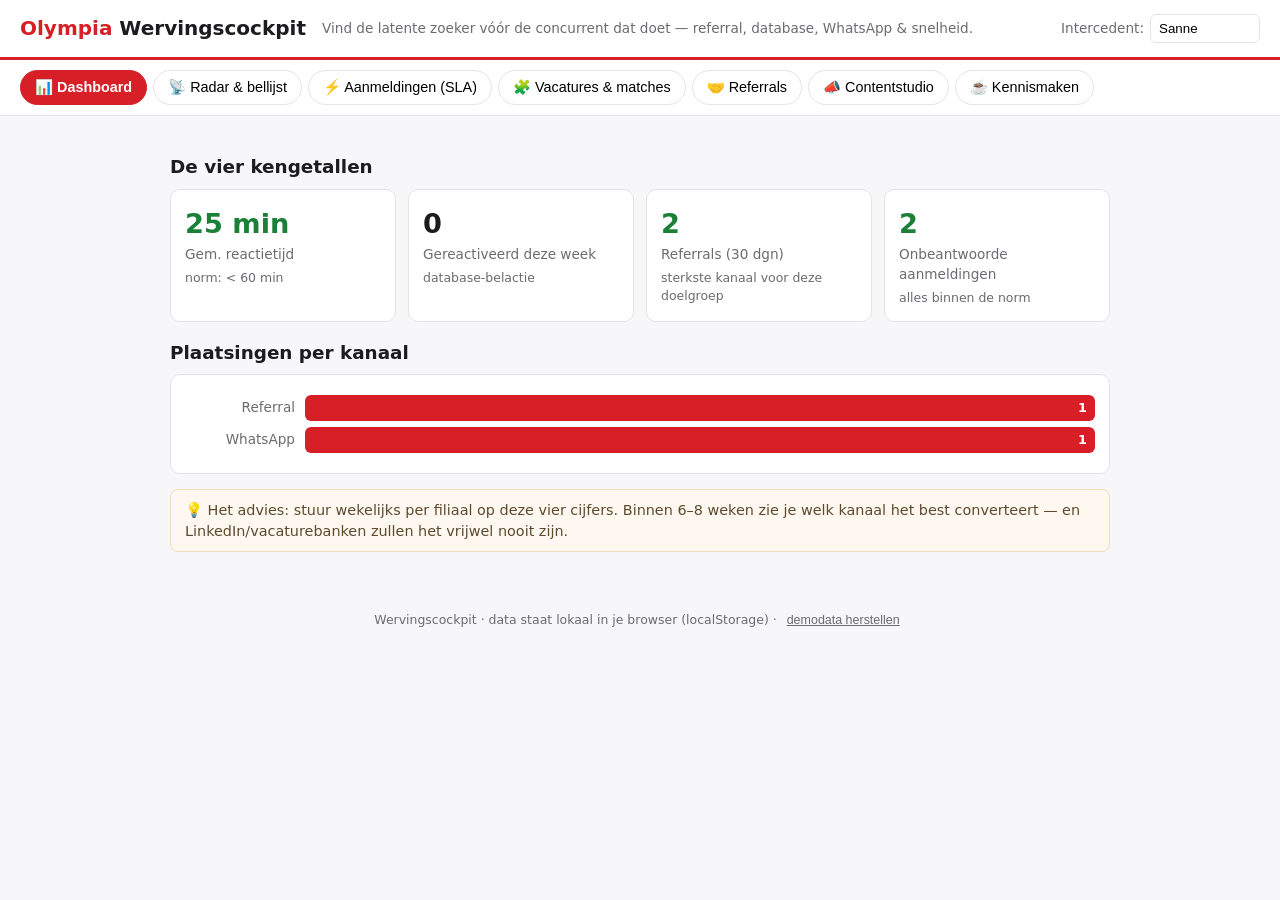
<file: wervingscockpit/index.html>
<!DOCTYPE html>
<html lang="nl">
<head>
  <meta charset="UTF-8">
  <meta name="viewport" content="width=device-width, initial-scale=1.0">
  <title>Wervingscockpit — Olympia</title>
  <link rel="stylesheet" href="css/style.css">
</head>
<body>
  <header>
    <h1><span>Olympia</span> Wervingscockpit</h1>
    <div class="sub">Vind de latente zoeker vóór de concurrent dat doet — referral, database, WhatsApp &amp; snelheid.</div>
    <label class="wie-veld">Intercedent: <input id="wie" placeholder="je voornaam"></label>
  </header>

  <nav id="nav"></nav>

  <main id="inhoud"></main>

  <footer>
    Wervingscockpit · data staat lokaal in je browser (localStorage) ·
    <button id="reset">demodata herstellen</button>
  </footer>

  <script src="js/data.js"></script>
  <script src="js/score.js"></script>
  <script src="js/templates.js"></script>
  <script src="js/app.js"></script>
</body>
</html>
</file>
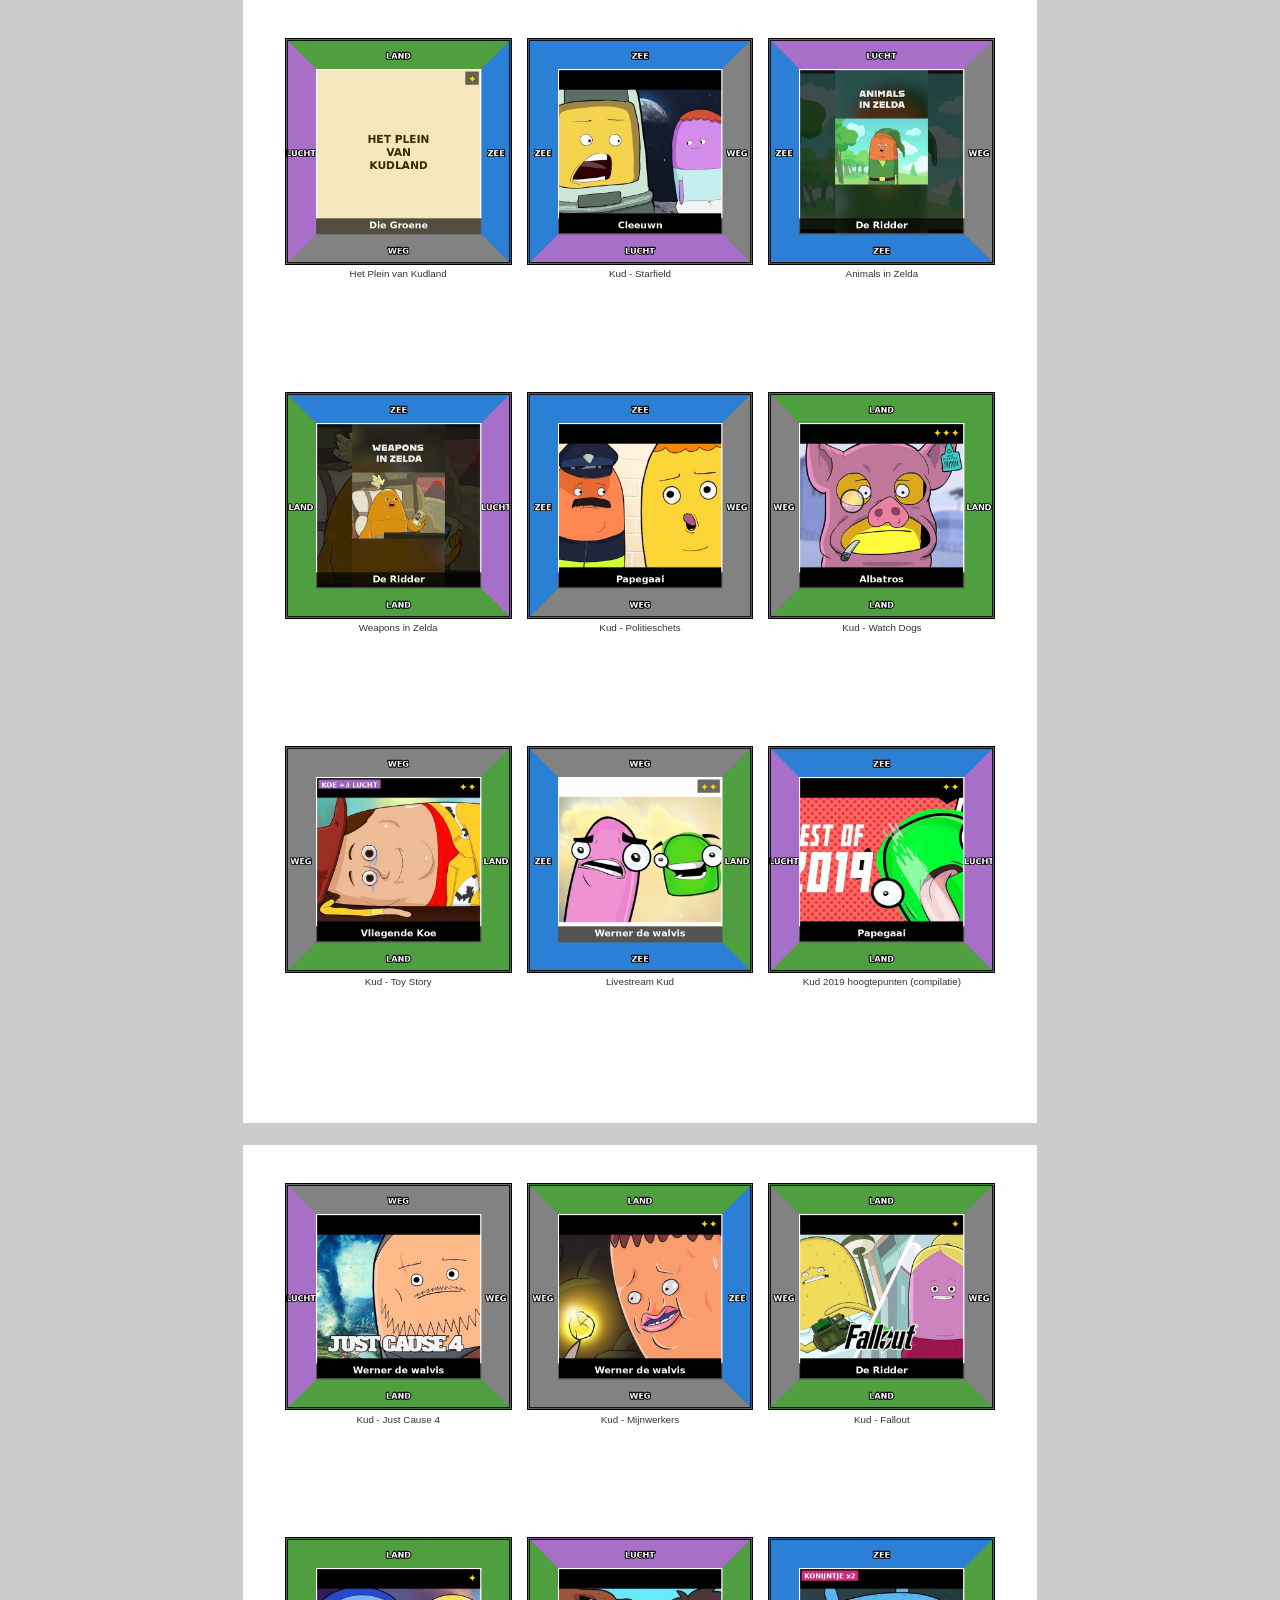
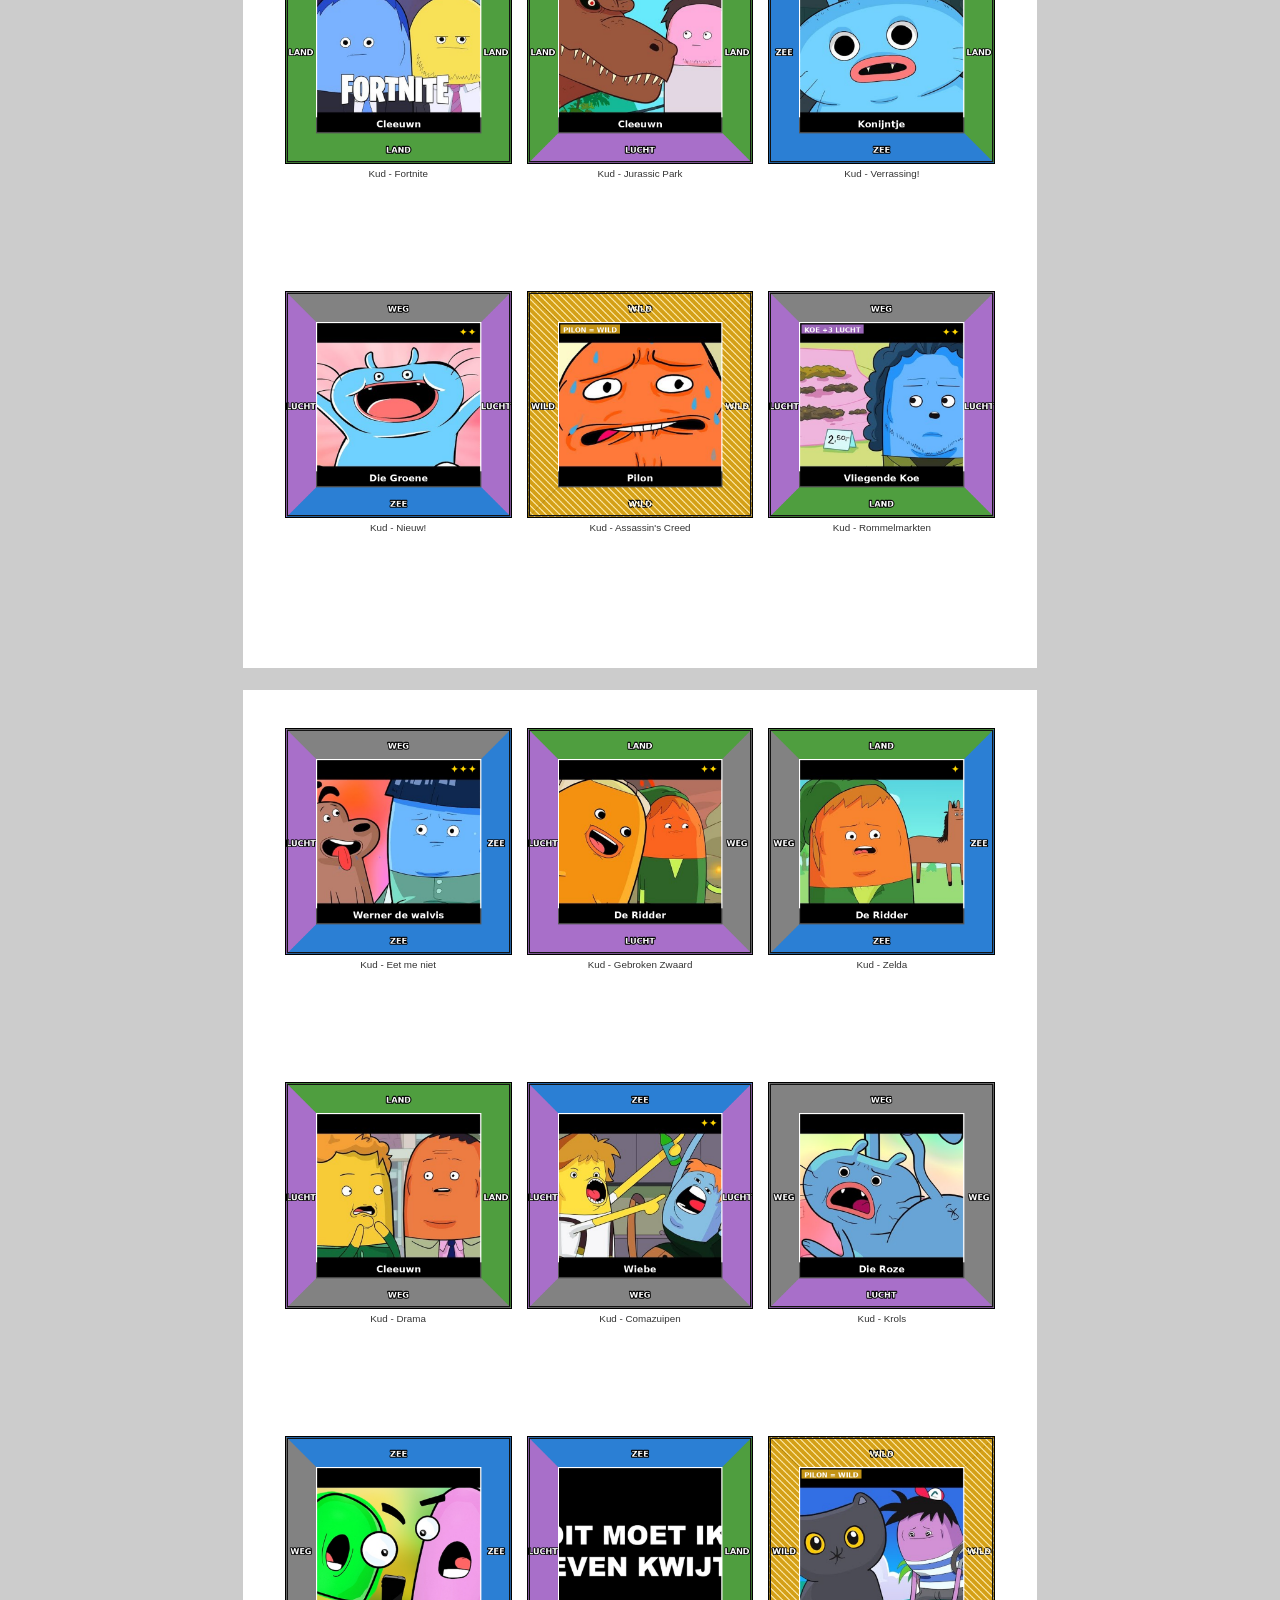
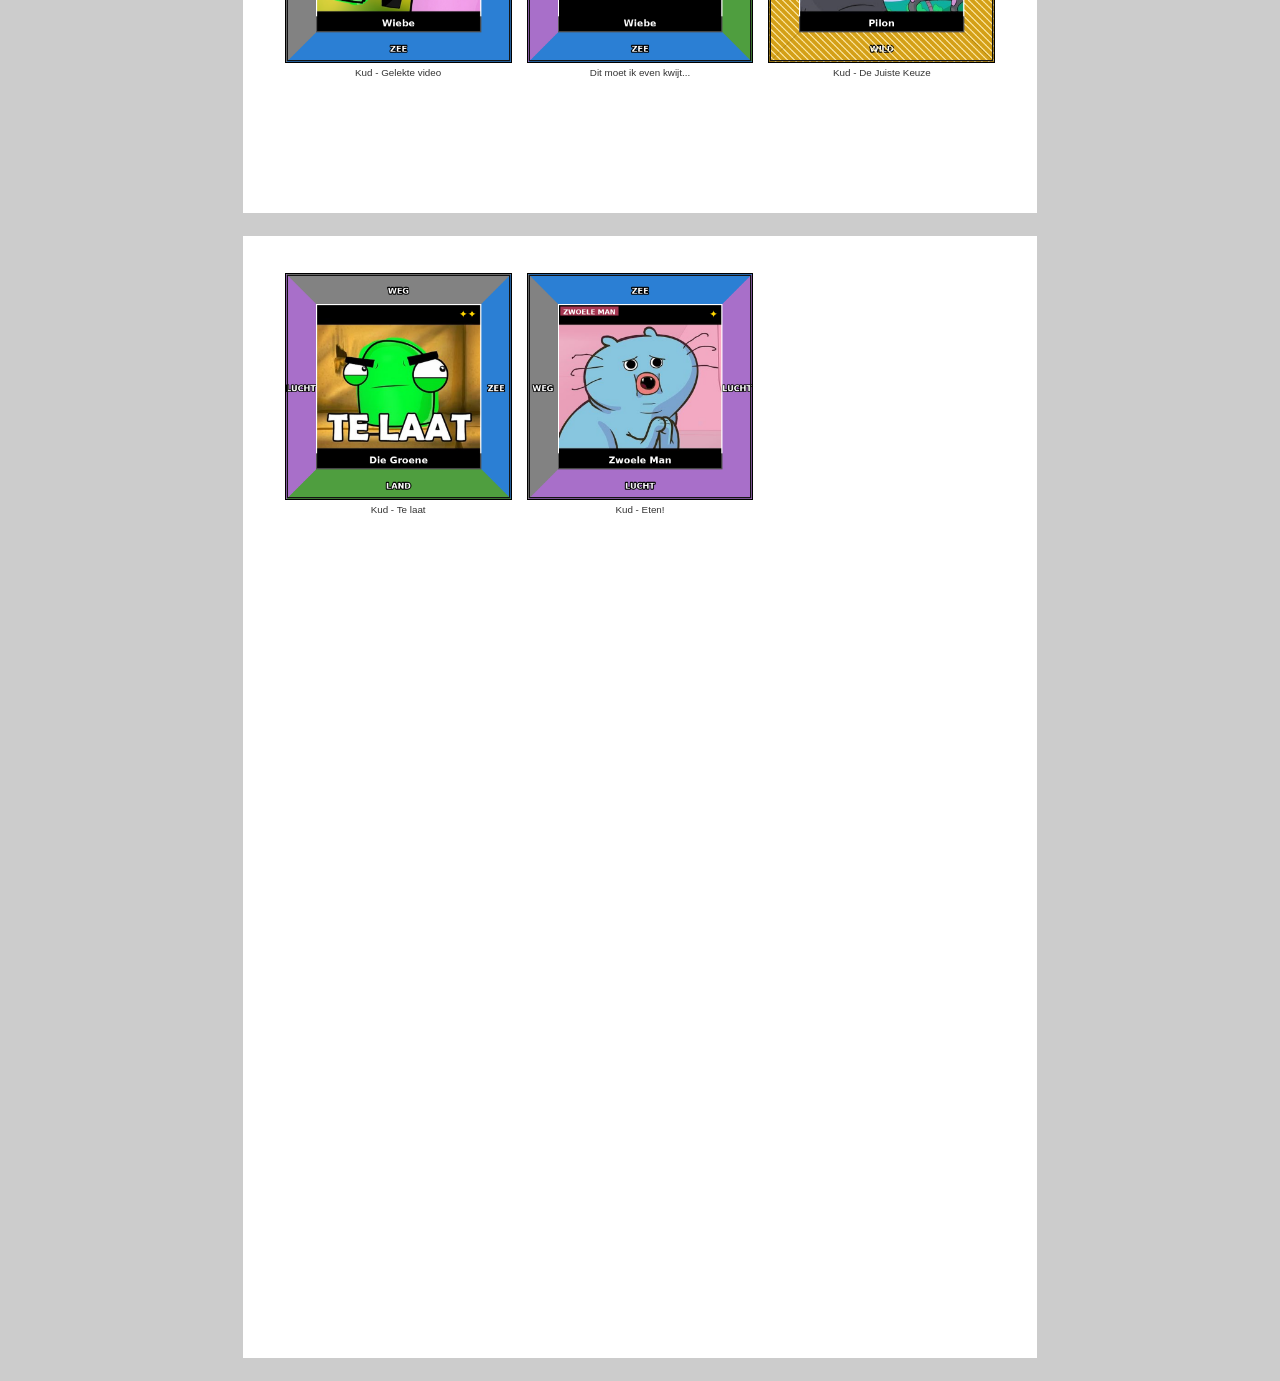
<file: kud-kudland/print/print.html>
<!DOCTYPE html><html lang='nl'><head><meta charset='utf-8'><title>KUDLAND — knipvel</title><style>
*{box-sizing:border-box}body{margin:0;background:#ccc;font-family:Arial}
.sheet{width:210mm;min-height:297mm;padding:10mm;margin:0 auto 6mm;background:#fff;
 display:grid;grid-template-columns:repeat(3,60mm);gap:4mm;justify-content:center}
.tile{width:60mm}.tile img{width:60mm;height:60mm;display:block;border:0.3mm solid #000}
.cap{font-size:2.6mm;text-align:center;padding-top:1mm;color:#333}
@media print{body{background:#fff}.sheet{page-break-after:always;margin:0 auto}}
@page{size:A4;margin:0}</style></head><body><div class='sheet'><div class="tile"><img src="tiles/START.png"><div class="cap">Het Plein van Kudland</div></div><div class="tile"><img src="tiles/HDFaY7Fbi28.png"><div class="cap">Kud - Starfield</div></div><div class="tile"><img src="tiles/ptfF6yhWJ7c.png"><div class="cap">Animals in Zelda</div></div><div class="tile"><img src="tiles/pD9QbAmYUEU.png"><div class="cap">Weapons in Zelda</div></div><div class="tile"><img src="tiles/IpELRbaCzq8.png"><div class="cap">Kud - Politieschets</div></div><div class="tile"><img src="tiles/v5aZ_qlpP2g.png"><div class="cap">Kud - Watch Dogs</div></div><div class="tile"><img src="tiles/aFLiAI1dnV0.png"><div class="cap">Kud - Toy Story</div></div><div class="tile"><img src="tiles/f2QoruG7C8I.png"><div class="cap">Livestream Kud</div></div><div class="tile"><img src="tiles/VnR9joZ0z9U.png"><div class="cap">Kud 2019 hoogtepunten (compilatie)</div></div></div><div class='sheet'><div class="tile"><img src="tiles/znYxAnEberI.png"><div class="cap">Kud - Just Cause 4</div></div><div class="tile"><img src="tiles/iGBzhqSgJUk.png"><div class="cap">Kud - Mijnwerkers</div></div><div class="tile"><img src="tiles/HCagkFYNTeQ.png"><div class="cap">Kud - Fallout</div></div><div class="tile"><img src="tiles/lfsucJq5L7k.png"><div class="cap">Kud - Fortnite</div></div><div class="tile"><img src="tiles/HpLDbhAWiG8.png"><div class="cap">Kud - Jurassic Park</div></div><div class="tile"><img src="tiles/5w_lEzZNx_E.png"><div class="cap">Kud - Verrassing!</div></div><div class="tile"><img src="tiles/I0wGiWw_o6I.png"><div class="cap">Kud - Nieuw!</div></div><div class="tile"><img src="tiles/_DIjiWWm9IA.png"><div class="cap">Kud - Assassin&#x27;s Creed</div></div><div class="tile"><img src="tiles/ye_FqUM9sNI.png"><div class="cap">Kud - Rommelmarkten</div></div></div><div class='sheet'><div class="tile"><img src="tiles/WbcsvOlwg5k.png"><div class="cap">Kud - Eet me niet</div></div><div class="tile"><img src="tiles/poJn09Ygm9c.png"><div class="cap">Kud - Gebroken Zwaard</div></div><div class="tile"><img src="tiles/R93Vx8w64gQ.png"><div class="cap">Kud - Zelda</div></div><div class="tile"><img src="tiles/boLkKd3W2sc.png"><div class="cap">Kud -  Drama</div></div><div class="tile"><img src="tiles/tMGYPMJJm3o.png"><div class="cap">Kud - Comazuipen</div></div><div class="tile"><img src="tiles/1v4XZ8HKemo.png"><div class="cap">Kud - Krols</div></div><div class="tile"><img src="tiles/G7q-OQbvo5Y.png"><div class="cap">Kud - Gelekte video</div></div><div class="tile"><img src="tiles/fz-2LHJo8gE.png"><div class="cap">Dit moet ik even kwijt...</div></div><div class="tile"><img src="tiles/nOuHTzhSwU0.png"><div class="cap">Kud - De Juiste Keuze</div></div></div><div class='sheet'><div class="tile"><img src="tiles/YYV_xLEXgHg.png"><div class="cap">Kud  - Te laat</div></div><div class="tile"><img src="tiles/fT8MSNmNcLM.png"><div class="cap">Kud - Eten!</div></div></div></body></html>
</file>
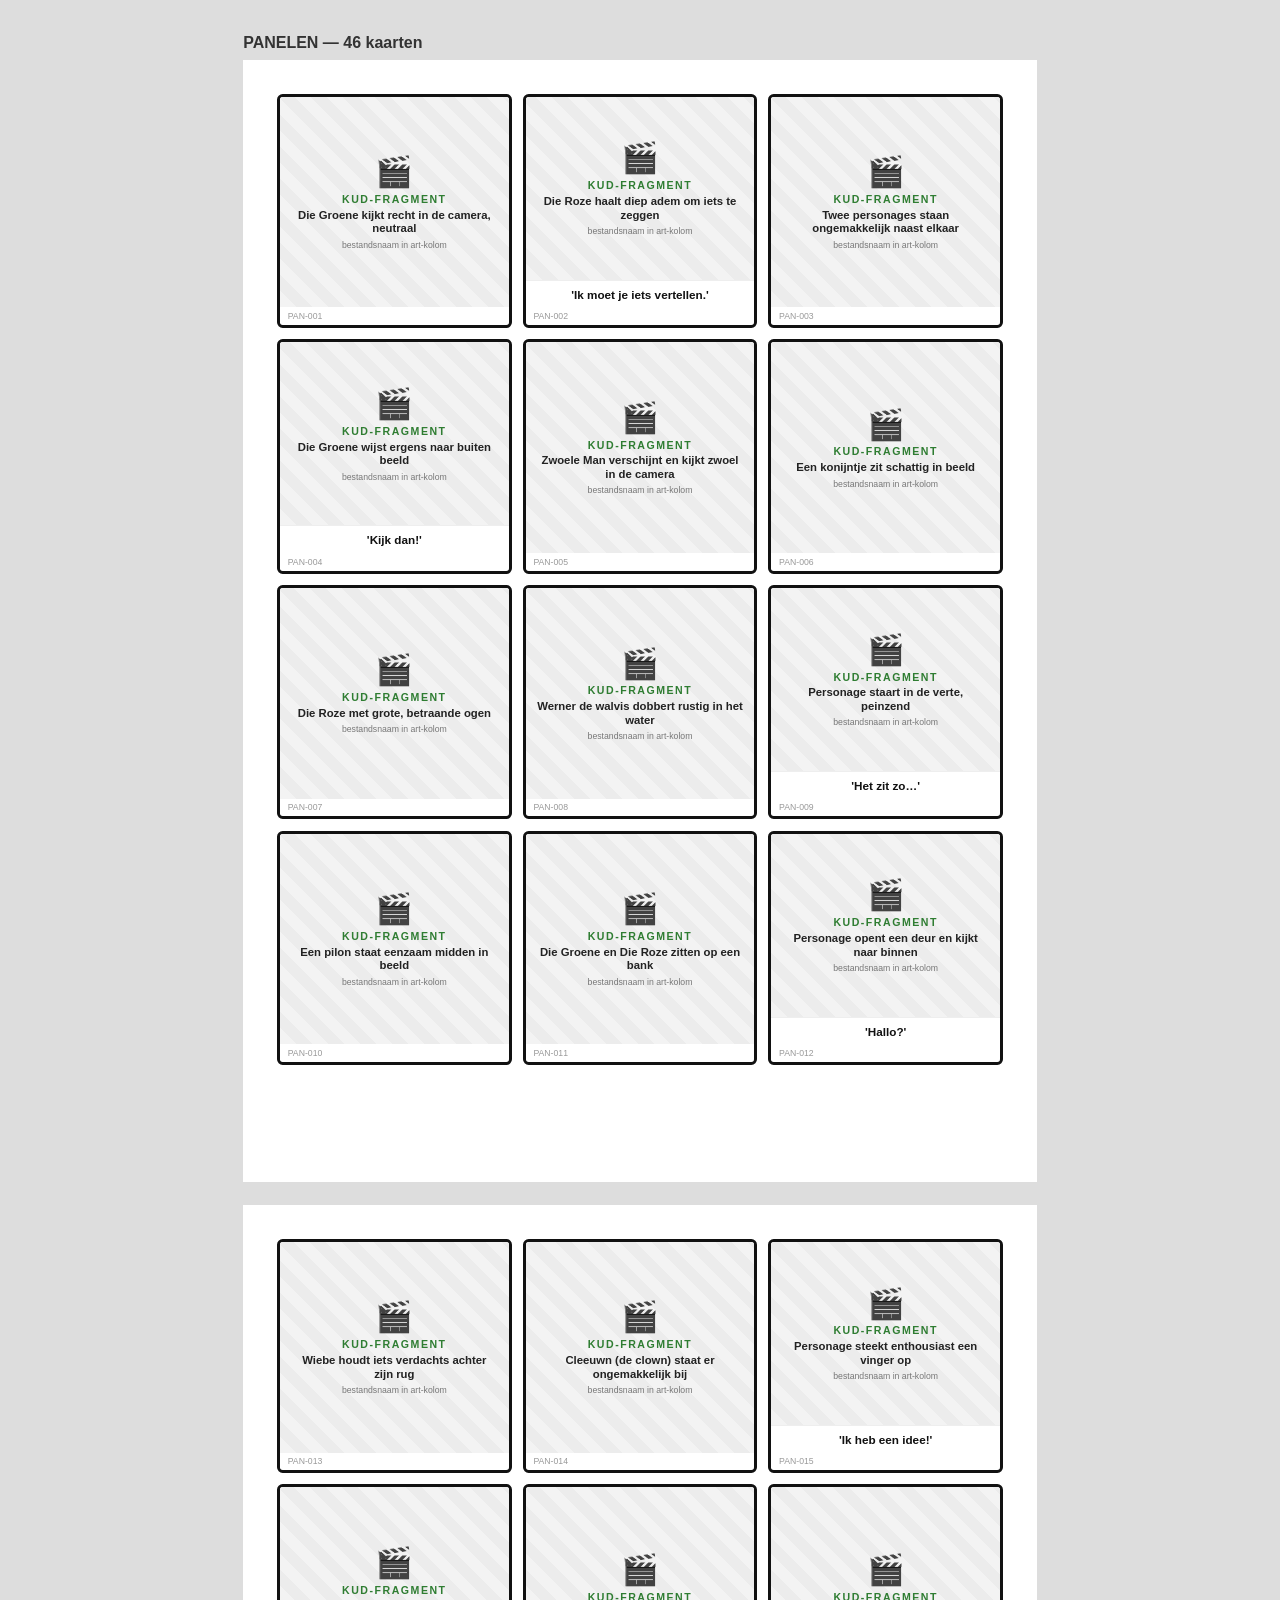
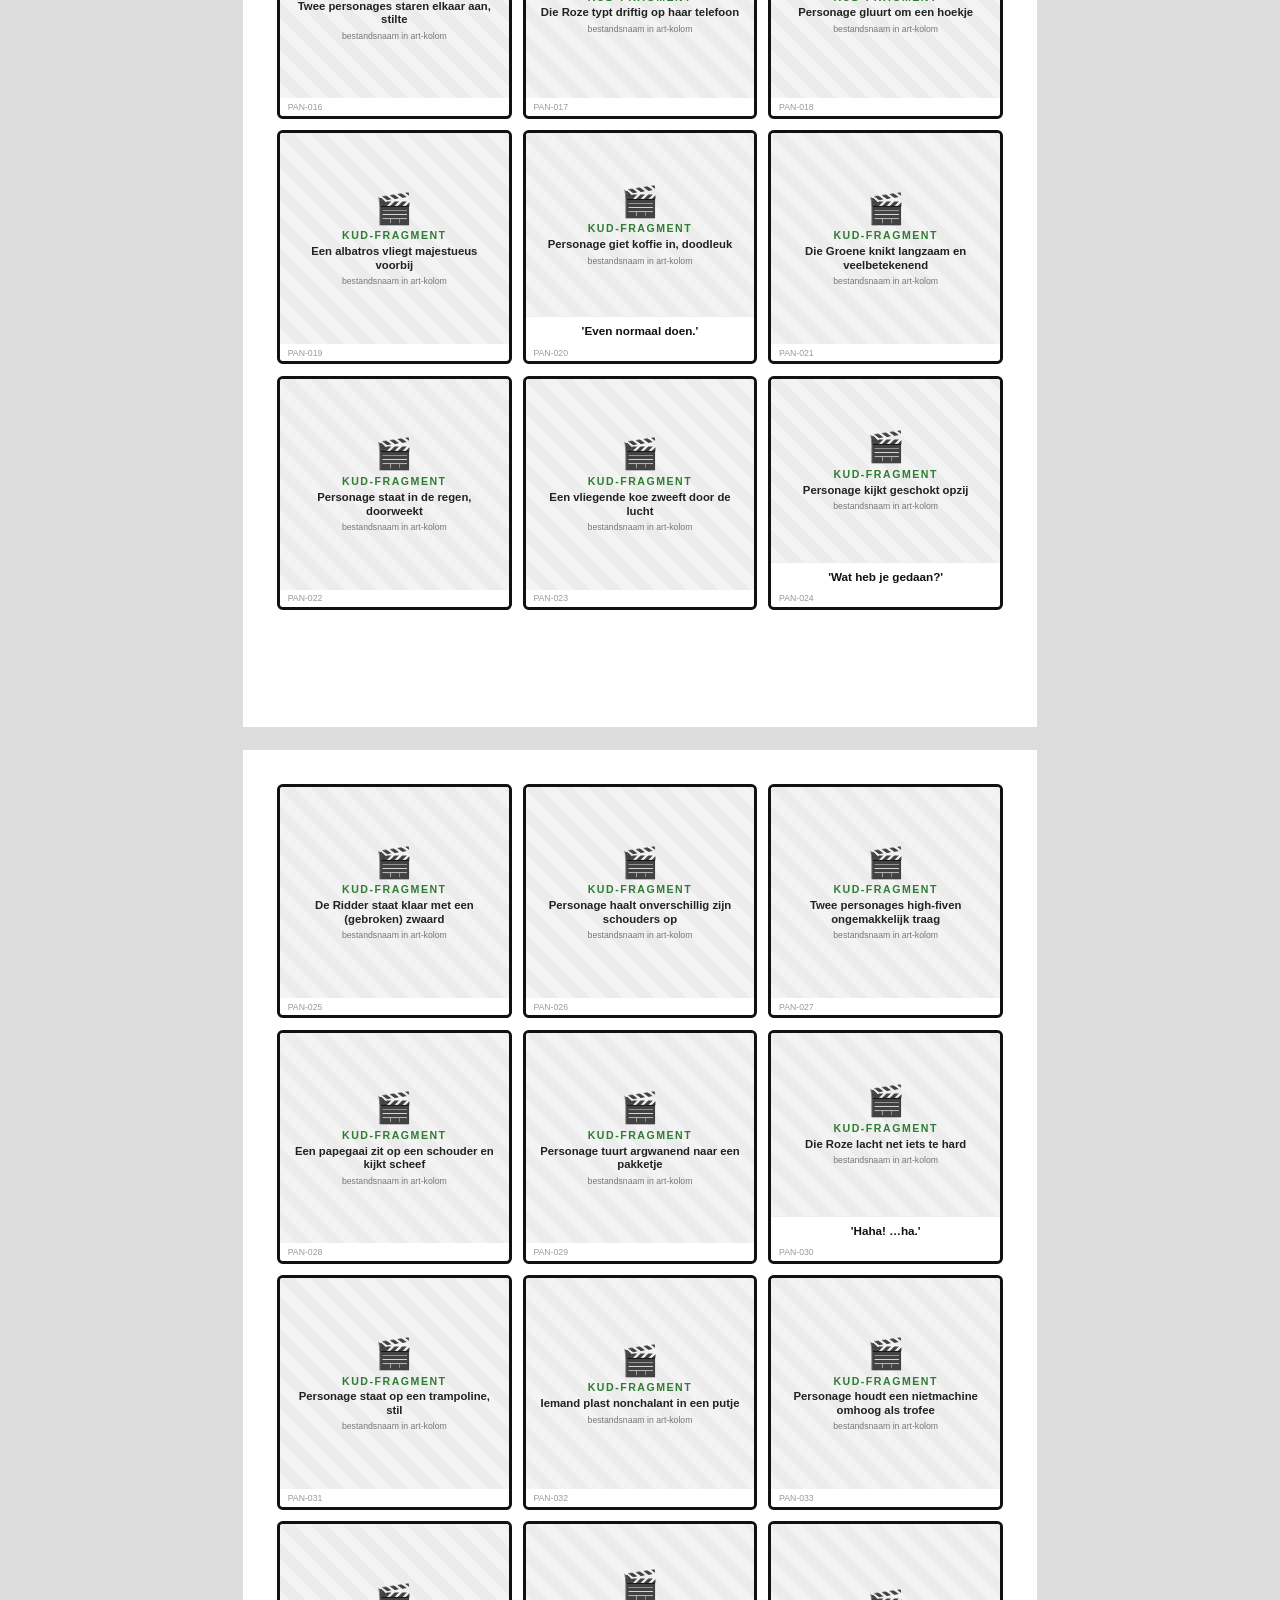
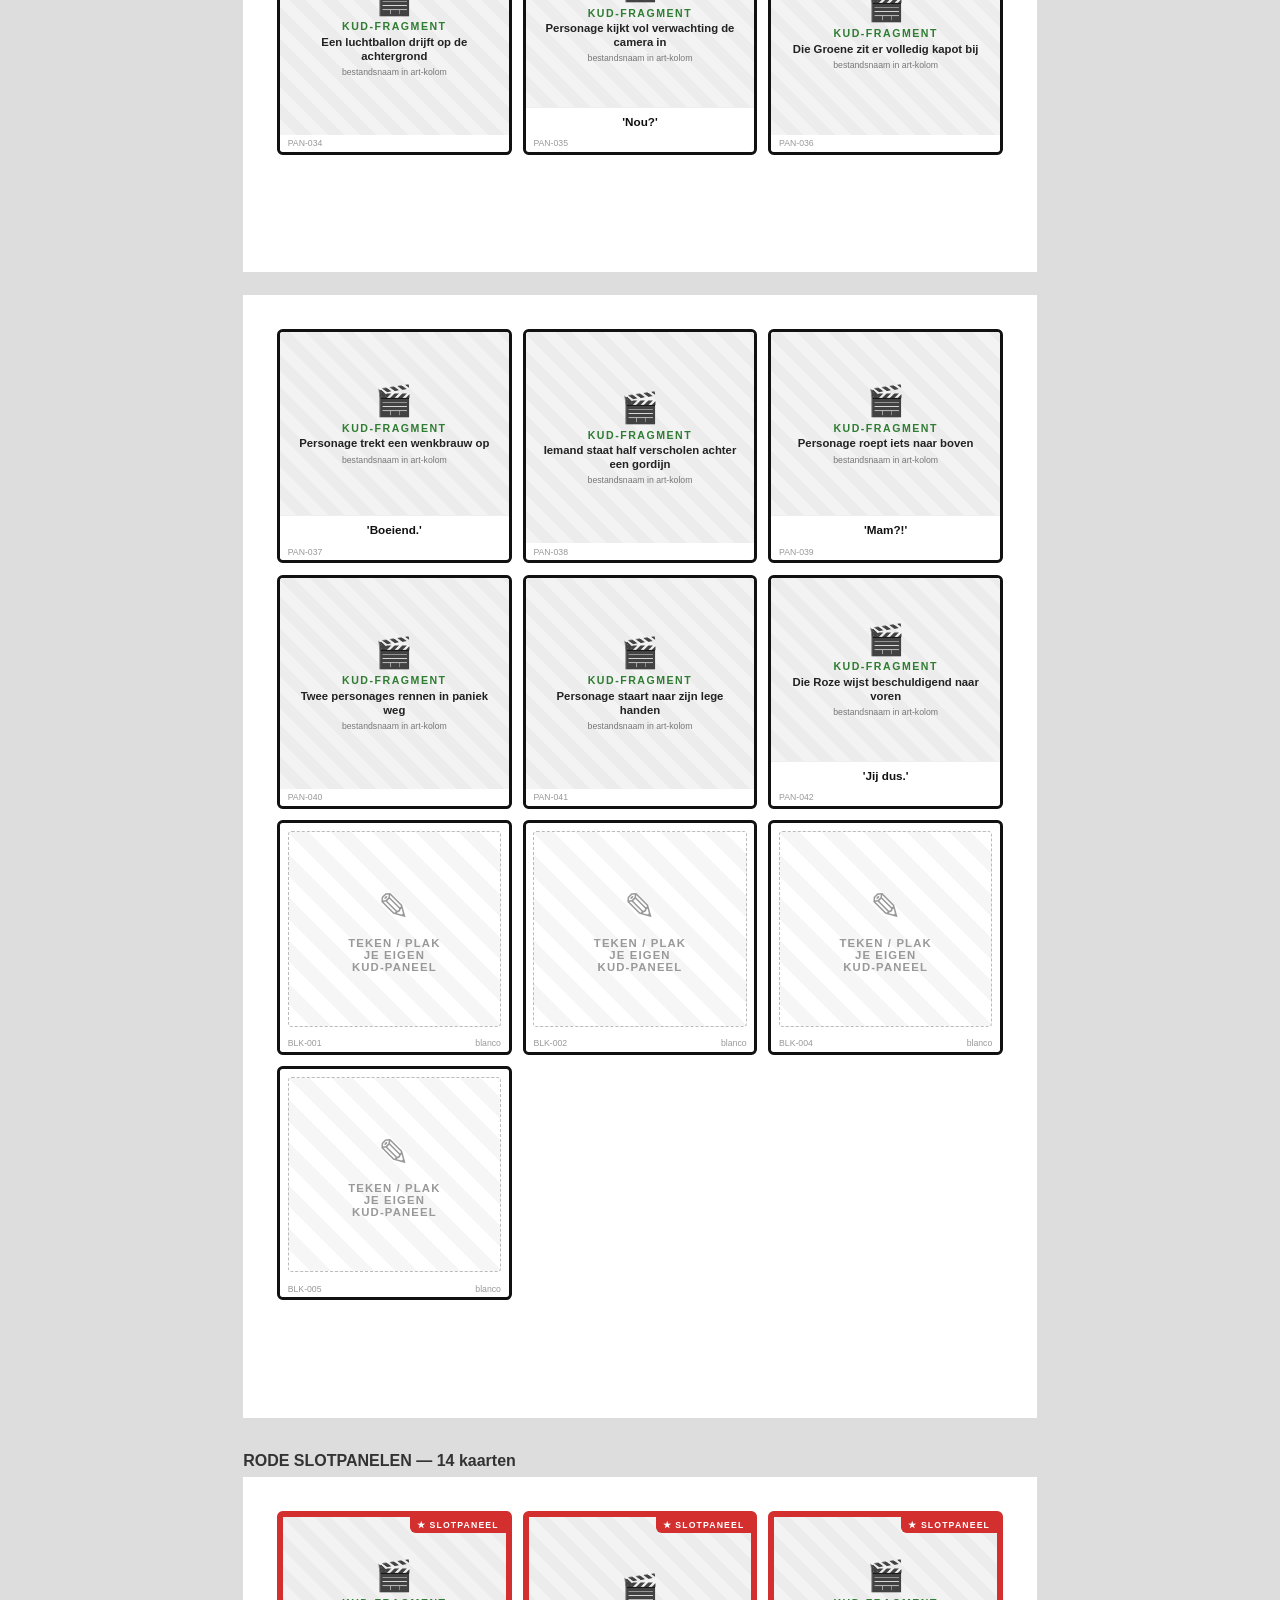
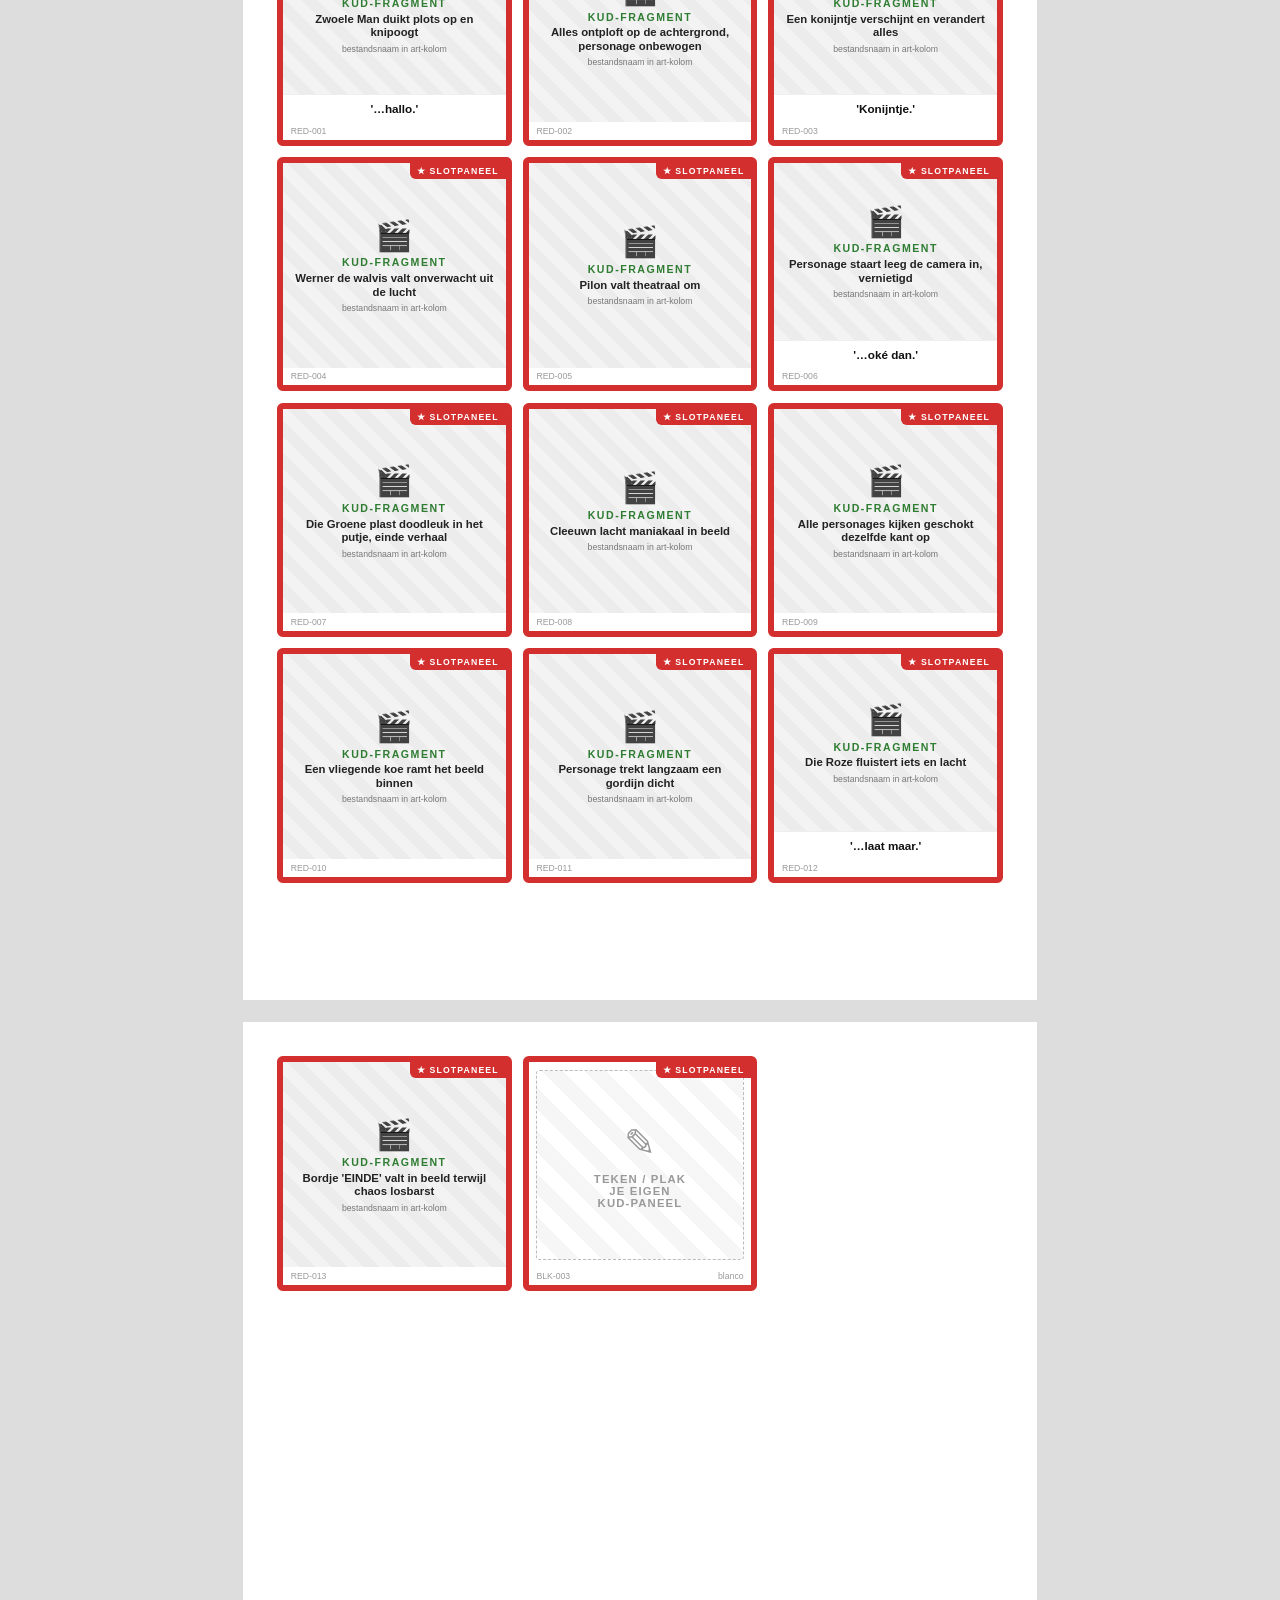
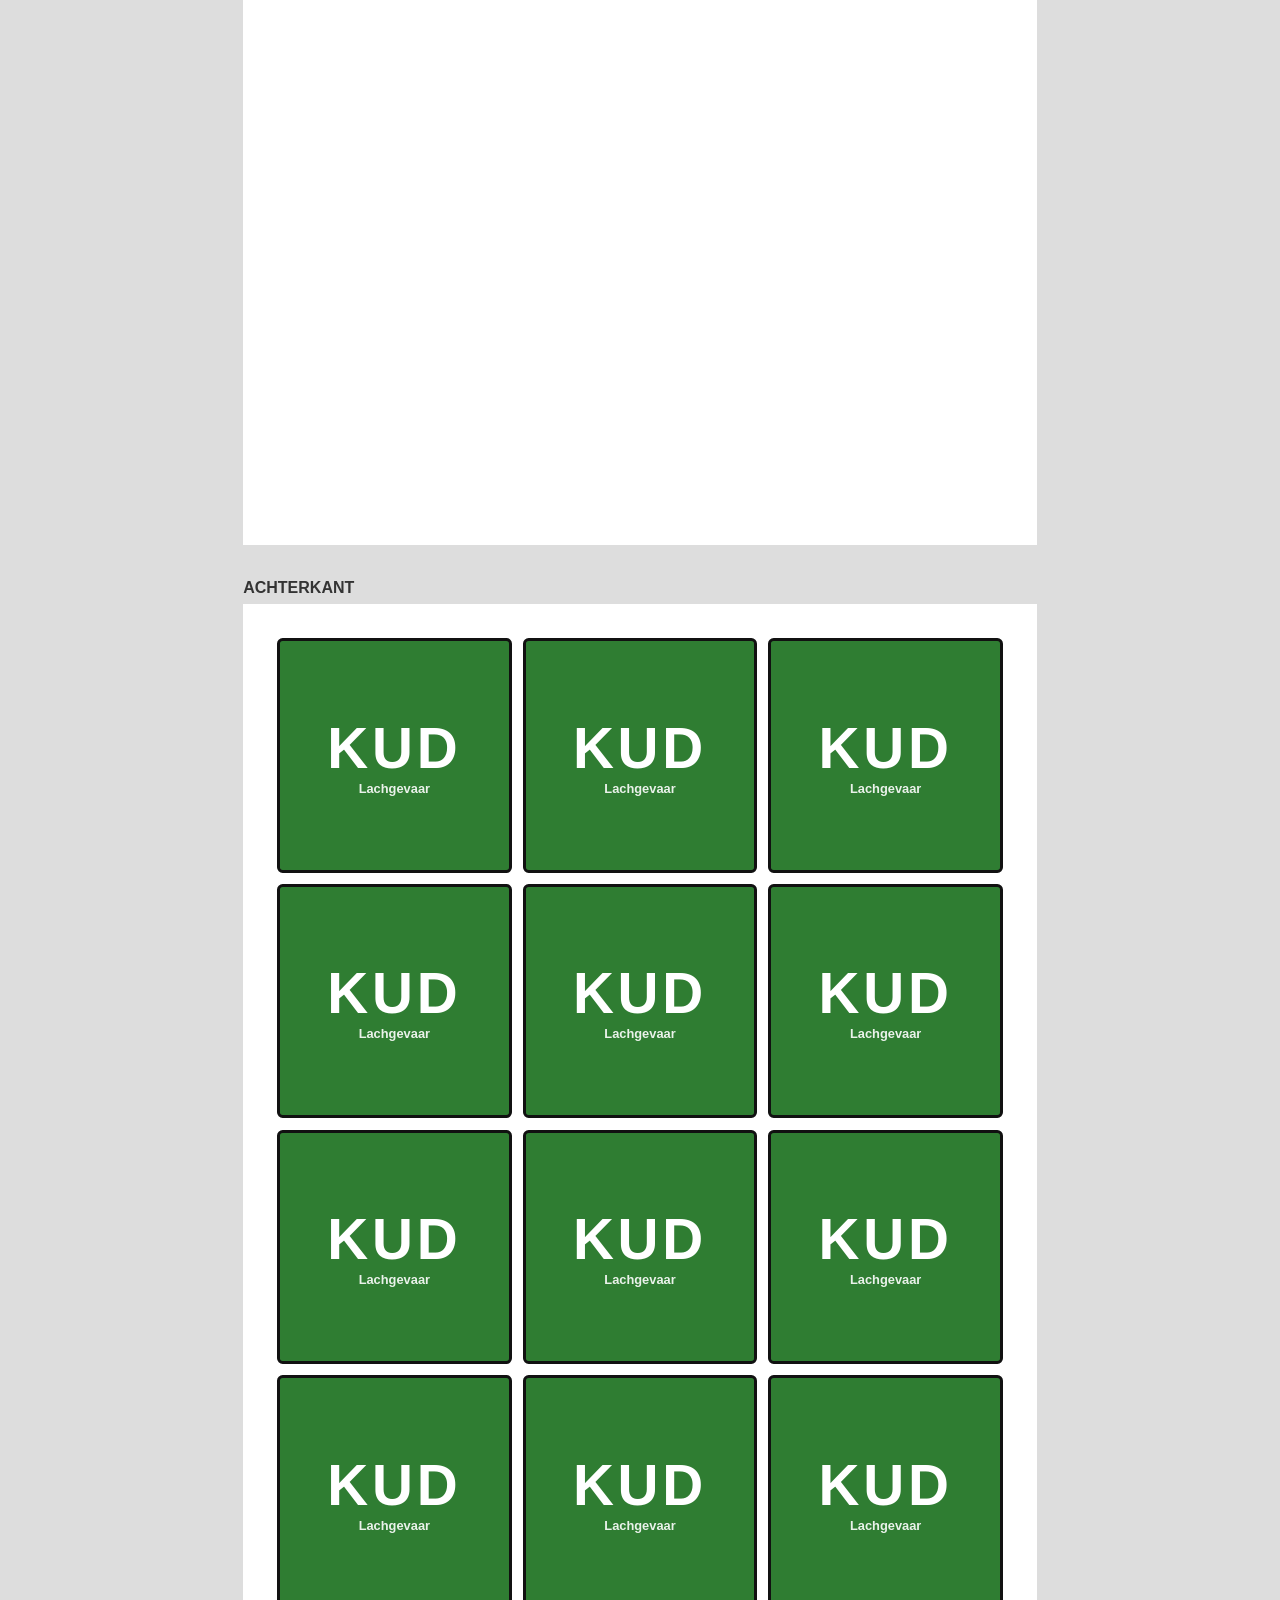
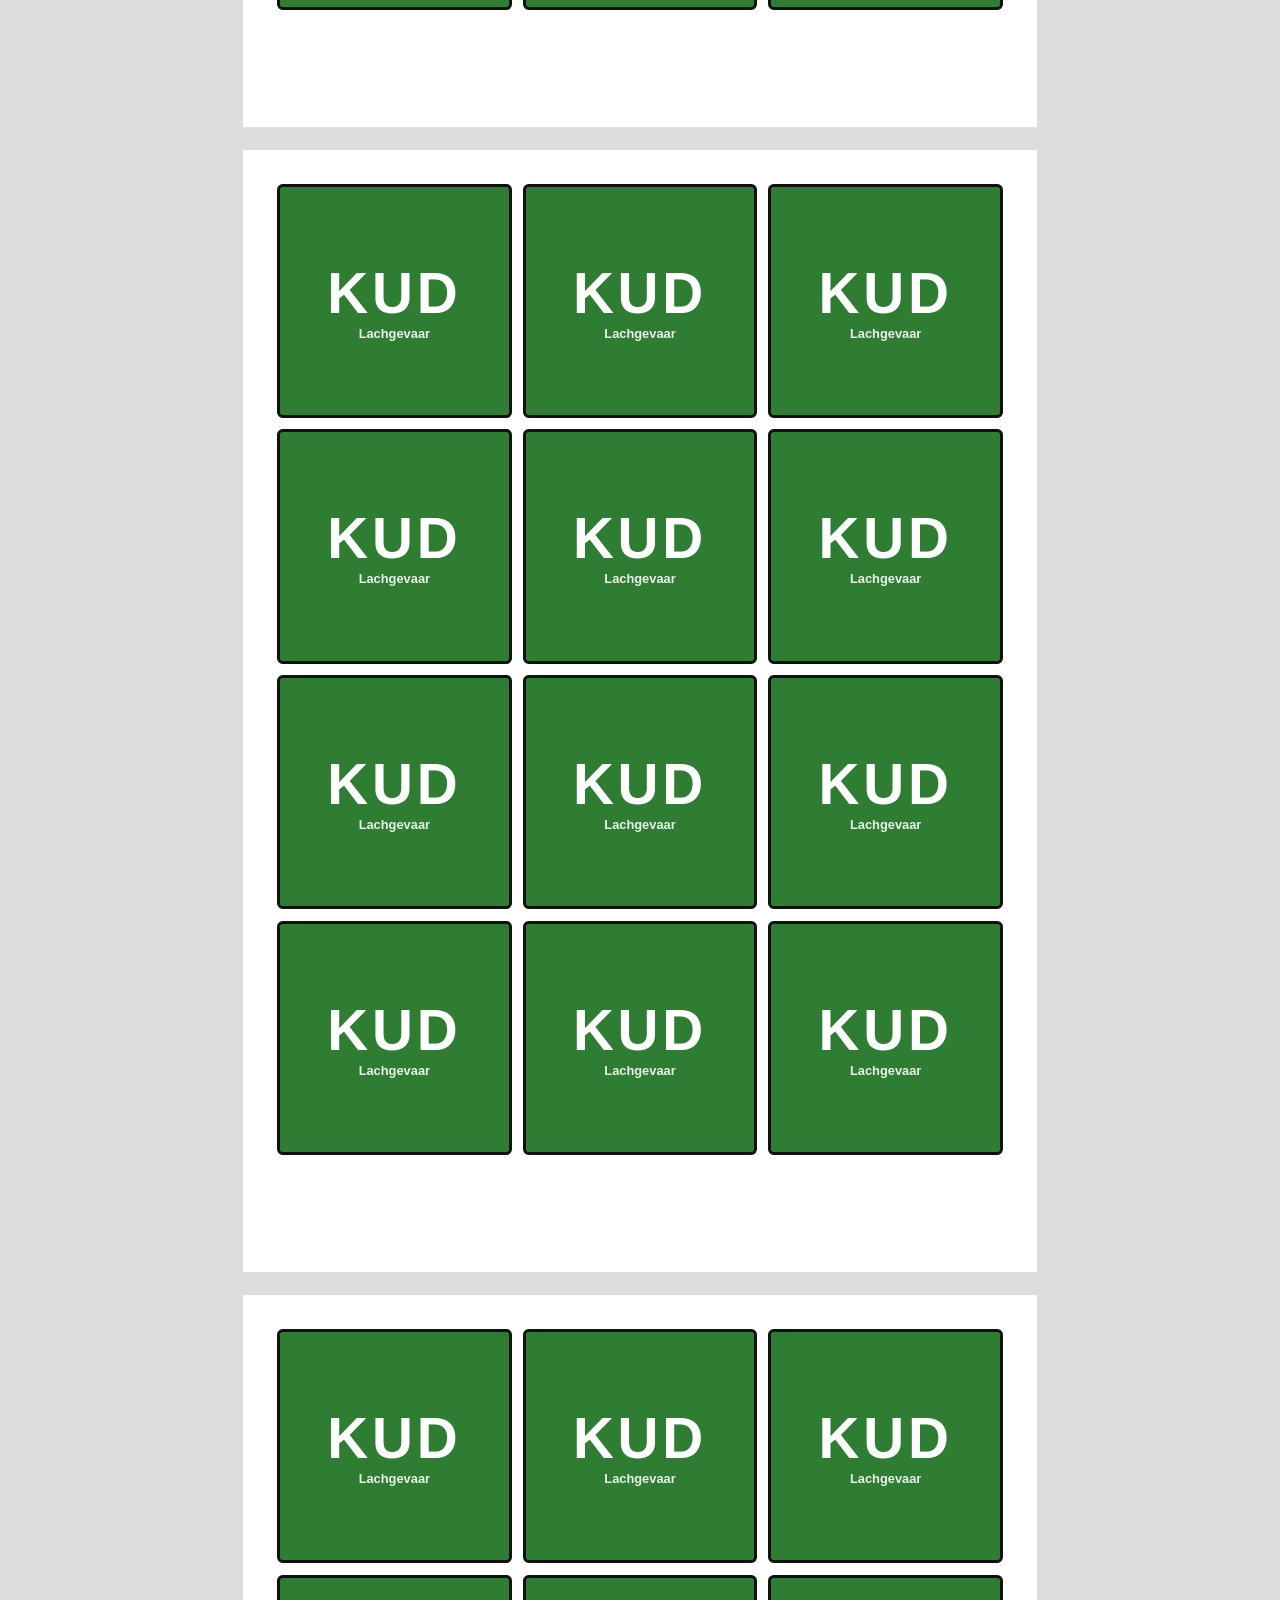
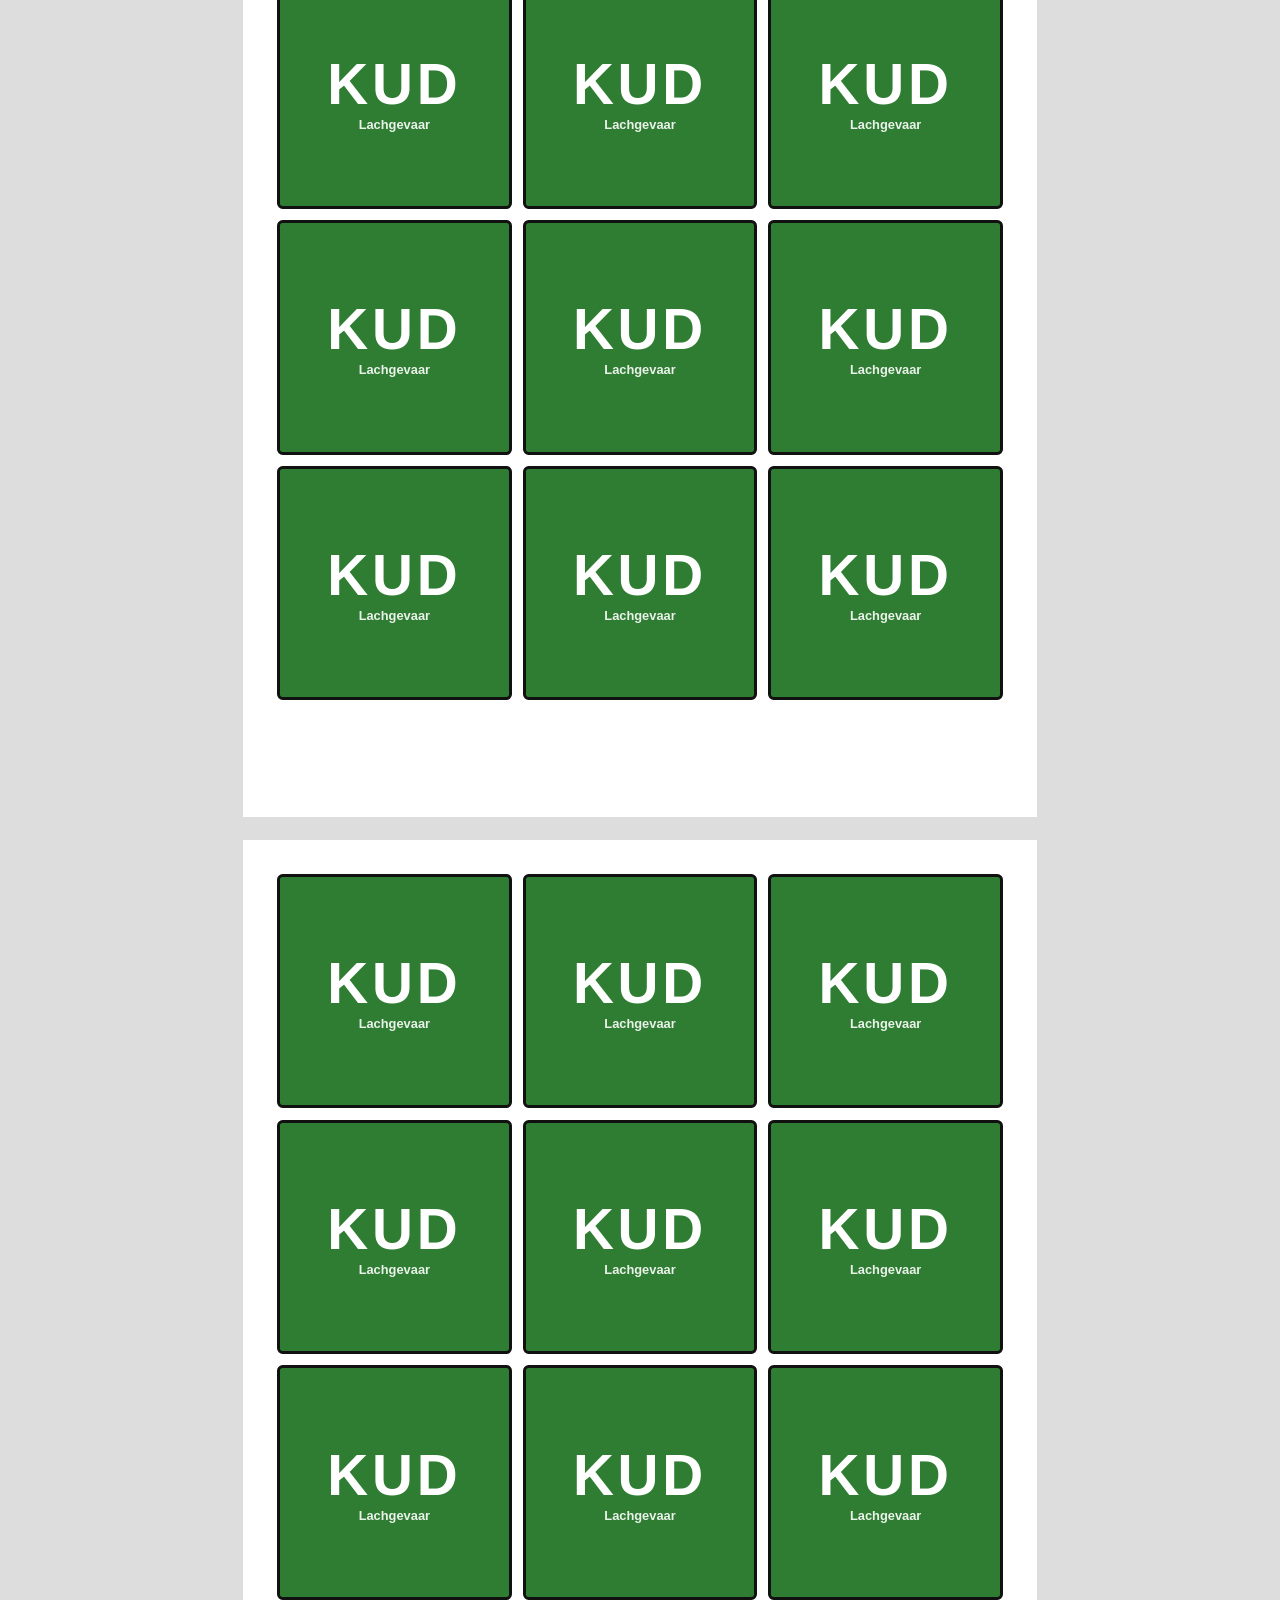
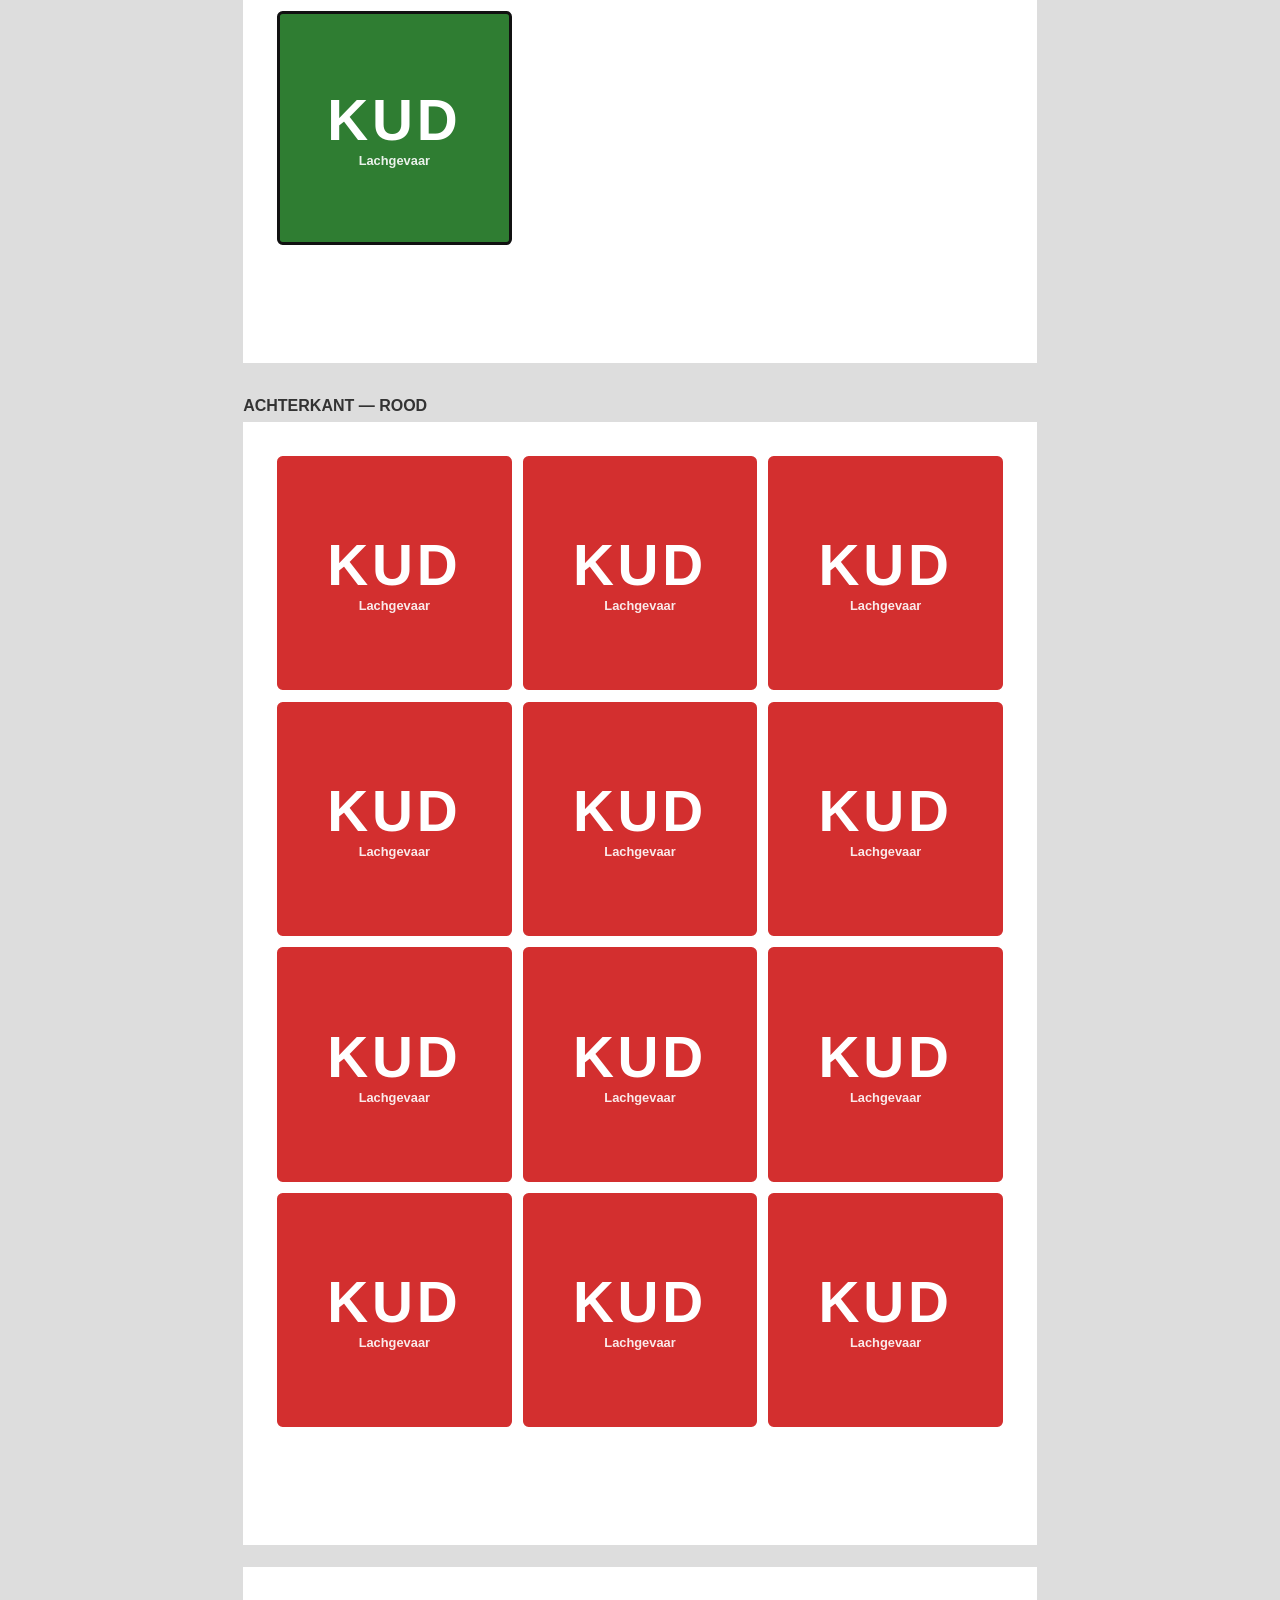
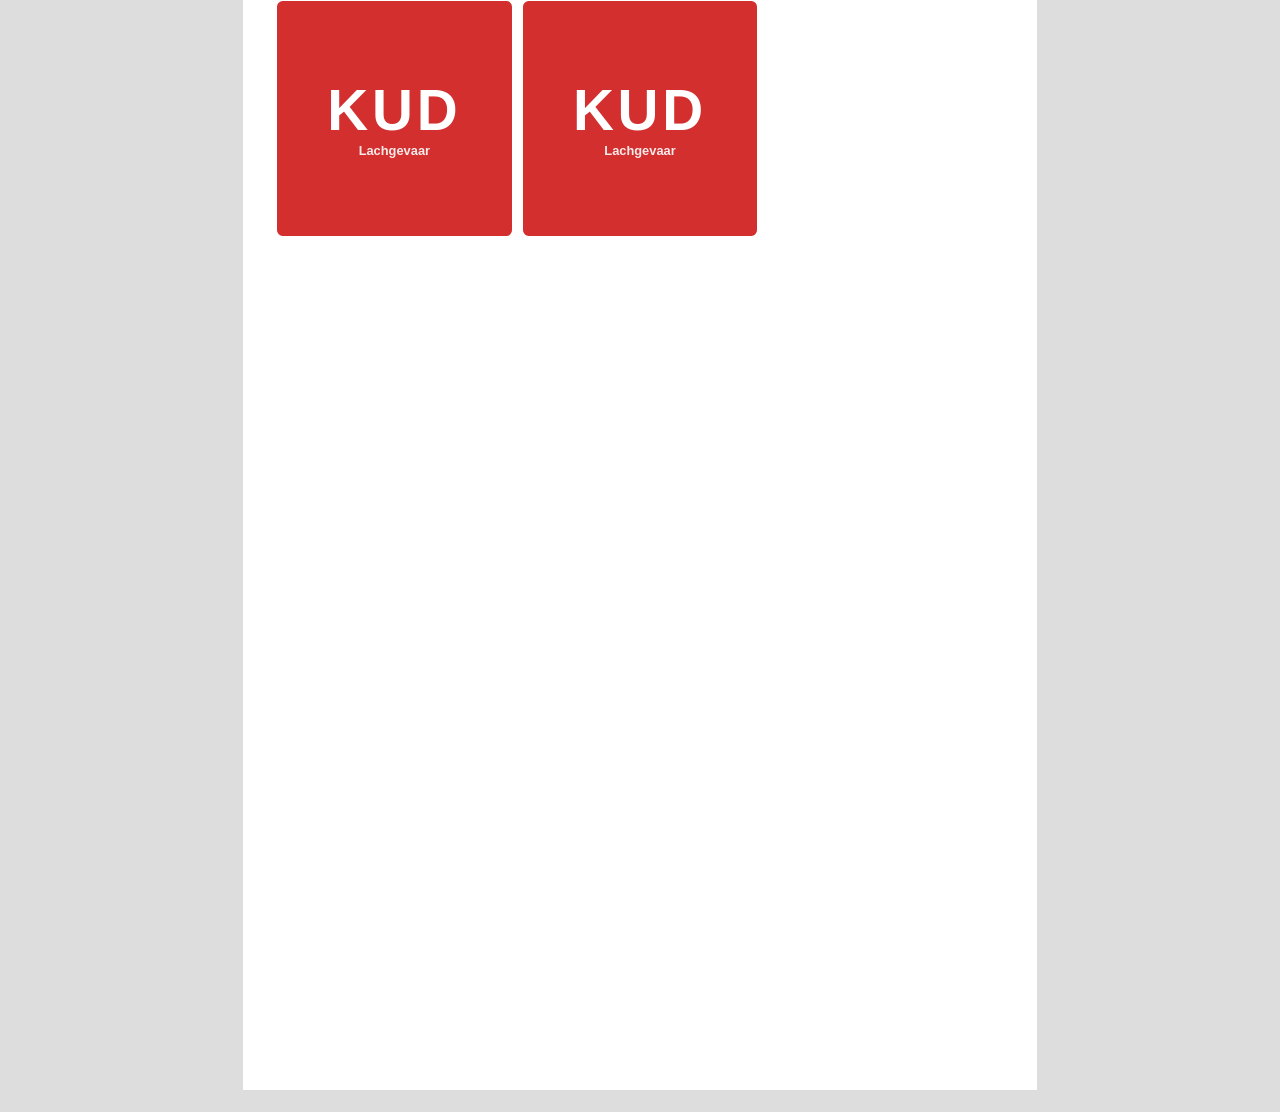
<file: kud-lachgevaar/print/print.html>
<!DOCTYPE html><html lang='nl'><head><meta charset='utf-8'><title>KUD: Lachgevaar — printvel</title><style>
* { box-sizing: border-box; }
body { margin:0; background:#ddd; font-family:'Helvetica Neue',Arial,sans-serif; }
.sheet { width:210mm; min-height:297mm; padding:9mm; margin:0 auto 6mm; background:#fff;
  display:grid; grid-template-columns:repeat(3,62mm); grid-auto-rows:62mm; gap:3mm;
  justify-content:center; align-content:start; }
.section-title { width:210mm; margin:9mm auto 2mm; font-weight:800; color:#333; }
.card { position:relative; width:62mm; height:62mm; border:0.9mm solid #111; border-radius:1.5mm;
  overflow:hidden; display:flex; flex-direction:column; background:#fff; page-break-inside:avoid; }
.card.rood { border-color:#d32f2f; border-width:1.6mm; }
.art { flex:1; display:flex; align-items:center; justify-content:center; overflow:hidden; background:#fafafa; }
.art img { width:100%; height:100%; object-fit:cover; }
.art.placeholder { flex-direction:column; gap:1mm; color:#444; text-align:center; padding:3mm;
  background:repeating-linear-gradient(45deg,#f3f3f3,#f3f3f3 3mm,#ececec 3mm,#ececec 6mm); }
.ph-icon { font-size:8mm; } .ph-text { font-weight:800; font-size:2.8mm; letter-spacing:0.4mm; color:#2f7d32; }
.ph-scene { font-size:3mm; font-weight:600; color:#222; line-height:1.2; }
.ph-file { font-size:2.3mm; color:#777; word-break:break-all; }
.art.blank { flex-direction:column; gap:2mm; color:#999;
  background:repeating-linear-gradient(45deg,#fff,#fff 4mm,#f6f6f6 4mm,#f6f6f6 8mm);
  border:0.4mm dashed #bbb; margin:2mm; border-radius:1mm; }
.bl-icon { font-size:10mm; } .bl-text { font-weight:800; font-size:3mm; text-align:center; letter-spacing:0.3mm; }
.caption { padding:1.8mm 2.5mm; font-size:3.1mm; font-weight:600; color:#111; text-align:center;
  border-top:0.3mm solid #eee; background:#fff; }
.badge { position:absolute; top:0; right:0; background:#d32f2f; color:#fff; font-weight:800;
  font-size:2.3mm; padding:0.8mm 1.8mm; border-bottom-left-radius:1.5mm; letter-spacing:0.3mm; z-index:2; }
.footer { display:flex; justify-content:space-between; padding:1mm 2mm; font-size:2.3mm; color:#999; }
.card.back { align-items:center; justify-content:center; background:#2f7d32; }
.card.back.rood { background:#d32f2f; }
.back-inner { text-align:center; color:#fff; }
.back-logo { font-size:15mm; font-weight:900; letter-spacing:1mm; }
.back-sub { font-size:3.4mm; font-weight:600; opacity:.9; }
@media print { body { background:#fff; } .sheet { margin:0 auto; page-break-after:always; }
  .section-title { page-break-before:always; } }
@page { size:A4; margin:0; }
</style></head><body><div class='section-title'>PANELEN — 46 kaarten</div><div class='sheet'><div class="card"><div class="art placeholder"><div class="ph-icon">🎬</div><div class="ph-text">KUD-FRAGMENT</div><div class="ph-scene">Die Groene kijkt recht in de camera, neutraal</div><div class="ph-file">bestandsnaam in art-kolom</div></div><div class="footer"><span>PAN-001</span></div></div><div class="card"><div class="art placeholder"><div class="ph-icon">🎬</div><div class="ph-text">KUD-FRAGMENT</div><div class="ph-scene">Die Roze haalt diep adem om iets te zeggen</div><div class="ph-file">bestandsnaam in art-kolom</div></div><div class="caption">&#x27;Ik moet je iets vertellen.&#x27;</div><div class="footer"><span>PAN-002</span></div></div><div class="card"><div class="art placeholder"><div class="ph-icon">🎬</div><div class="ph-text">KUD-FRAGMENT</div><div class="ph-scene">Twee personages staan ongemakkelijk naast elkaar</div><div class="ph-file">bestandsnaam in art-kolom</div></div><div class="footer"><span>PAN-003</span></div></div><div class="card"><div class="art placeholder"><div class="ph-icon">🎬</div><div class="ph-text">KUD-FRAGMENT</div><div class="ph-scene">Die Groene wijst ergens naar buiten beeld</div><div class="ph-file">bestandsnaam in art-kolom</div></div><div class="caption">&#x27;Kijk dan!&#x27;</div><div class="footer"><span>PAN-004</span></div></div><div class="card"><div class="art placeholder"><div class="ph-icon">🎬</div><div class="ph-text">KUD-FRAGMENT</div><div class="ph-scene">Zwoele Man verschijnt en kijkt zwoel in de camera</div><div class="ph-file">bestandsnaam in art-kolom</div></div><div class="footer"><span>PAN-005</span></div></div><div class="card"><div class="art placeholder"><div class="ph-icon">🎬</div><div class="ph-text">KUD-FRAGMENT</div><div class="ph-scene">Een konijntje zit schattig in beeld</div><div class="ph-file">bestandsnaam in art-kolom</div></div><div class="footer"><span>PAN-006</span></div></div><div class="card"><div class="art placeholder"><div class="ph-icon">🎬</div><div class="ph-text">KUD-FRAGMENT</div><div class="ph-scene">Die Roze met grote, betraande ogen</div><div class="ph-file">bestandsnaam in art-kolom</div></div><div class="footer"><span>PAN-007</span></div></div><div class="card"><div class="art placeholder"><div class="ph-icon">🎬</div><div class="ph-text">KUD-FRAGMENT</div><div class="ph-scene">Werner de walvis dobbert rustig in het water</div><div class="ph-file">bestandsnaam in art-kolom</div></div><div class="footer"><span>PAN-008</span></div></div><div class="card"><div class="art placeholder"><div class="ph-icon">🎬</div><div class="ph-text">KUD-FRAGMENT</div><div class="ph-scene">Personage staart in de verte, peinzend</div><div class="ph-file">bestandsnaam in art-kolom</div></div><div class="caption">&#x27;Het zit zo…&#x27;</div><div class="footer"><span>PAN-009</span></div></div><div class="card"><div class="art placeholder"><div class="ph-icon">🎬</div><div class="ph-text">KUD-FRAGMENT</div><div class="ph-scene">Een pilon staat eenzaam midden in beeld</div><div class="ph-file">bestandsnaam in art-kolom</div></div><div class="footer"><span>PAN-010</span></div></div><div class="card"><div class="art placeholder"><div class="ph-icon">🎬</div><div class="ph-text">KUD-FRAGMENT</div><div class="ph-scene">Die Groene en Die Roze zitten op een bank</div><div class="ph-file">bestandsnaam in art-kolom</div></div><div class="footer"><span>PAN-011</span></div></div><div class="card"><div class="art placeholder"><div class="ph-icon">🎬</div><div class="ph-text">KUD-FRAGMENT</div><div class="ph-scene">Personage opent een deur en kijkt naar binnen</div><div class="ph-file">bestandsnaam in art-kolom</div></div><div class="caption">&#x27;Hallo?&#x27;</div><div class="footer"><span>PAN-012</span></div></div></div><div class='sheet'><div class="card"><div class="art placeholder"><div class="ph-icon">🎬</div><div class="ph-text">KUD-FRAGMENT</div><div class="ph-scene">Wiebe houdt iets verdachts achter zijn rug</div><div class="ph-file">bestandsnaam in art-kolom</div></div><div class="footer"><span>PAN-013</span></div></div><div class="card"><div class="art placeholder"><div class="ph-icon">🎬</div><div class="ph-text">KUD-FRAGMENT</div><div class="ph-scene">Cleeuwn (de clown) staat er ongemakkelijk bij</div><div class="ph-file">bestandsnaam in art-kolom</div></div><div class="footer"><span>PAN-014</span></div></div><div class="card"><div class="art placeholder"><div class="ph-icon">🎬</div><div class="ph-text">KUD-FRAGMENT</div><div class="ph-scene">Personage steekt enthousiast een vinger op</div><div class="ph-file">bestandsnaam in art-kolom</div></div><div class="caption">&#x27;Ik heb een idee!&#x27;</div><div class="footer"><span>PAN-015</span></div></div><div class="card"><div class="art placeholder"><div class="ph-icon">🎬</div><div class="ph-text">KUD-FRAGMENT</div><div class="ph-scene">Twee personages staren elkaar aan, stilte</div><div class="ph-file">bestandsnaam in art-kolom</div></div><div class="footer"><span>PAN-016</span></div></div><div class="card"><div class="art placeholder"><div class="ph-icon">🎬</div><div class="ph-text">KUD-FRAGMENT</div><div class="ph-scene">Die Roze typt driftig op haar telefoon</div><div class="ph-file">bestandsnaam in art-kolom</div></div><div class="footer"><span>PAN-017</span></div></div><div class="card"><div class="art placeholder"><div class="ph-icon">🎬</div><div class="ph-text">KUD-FRAGMENT</div><div class="ph-scene">Personage gluurt om een hoekje</div><div class="ph-file">bestandsnaam in art-kolom</div></div><div class="footer"><span>PAN-018</span></div></div><div class="card"><div class="art placeholder"><div class="ph-icon">🎬</div><div class="ph-text">KUD-FRAGMENT</div><div class="ph-scene">Een albatros vliegt majestueus voorbij</div><div class="ph-file">bestandsnaam in art-kolom</div></div><div class="footer"><span>PAN-019</span></div></div><div class="card"><div class="art placeholder"><div class="ph-icon">🎬</div><div class="ph-text">KUD-FRAGMENT</div><div class="ph-scene">Personage giet koffie in, doodleuk</div><div class="ph-file">bestandsnaam in art-kolom</div></div><div class="caption">&#x27;Even normaal doen.&#x27;</div><div class="footer"><span>PAN-020</span></div></div><div class="card"><div class="art placeholder"><div class="ph-icon">🎬</div><div class="ph-text">KUD-FRAGMENT</div><div class="ph-scene">Die Groene knikt langzaam en veelbetekenend</div><div class="ph-file">bestandsnaam in art-kolom</div></div><div class="footer"><span>PAN-021</span></div></div><div class="card"><div class="art placeholder"><div class="ph-icon">🎬</div><div class="ph-text">KUD-FRAGMENT</div><div class="ph-scene">Personage staat in de regen, doorweekt</div><div class="ph-file">bestandsnaam in art-kolom</div></div><div class="footer"><span>PAN-022</span></div></div><div class="card"><div class="art placeholder"><div class="ph-icon">🎬</div><div class="ph-text">KUD-FRAGMENT</div><div class="ph-scene">Een vliegende koe zweeft door de lucht</div><div class="ph-file">bestandsnaam in art-kolom</div></div><div class="footer"><span>PAN-023</span></div></div><div class="card"><div class="art placeholder"><div class="ph-icon">🎬</div><div class="ph-text">KUD-FRAGMENT</div><div class="ph-scene">Personage kijkt geschokt opzij</div><div class="ph-file">bestandsnaam in art-kolom</div></div><div class="caption">&#x27;Wat heb je gedaan?&#x27;</div><div class="footer"><span>PAN-024</span></div></div></div><div class='sheet'><div class="card"><div class="art placeholder"><div class="ph-icon">🎬</div><div class="ph-text">KUD-FRAGMENT</div><div class="ph-scene">De Ridder staat klaar met een (gebroken) zwaard</div><div class="ph-file">bestandsnaam in art-kolom</div></div><div class="footer"><span>PAN-025</span></div></div><div class="card"><div class="art placeholder"><div class="ph-icon">🎬</div><div class="ph-text">KUD-FRAGMENT</div><div class="ph-scene">Personage haalt onverschillig zijn schouders op</div><div class="ph-file">bestandsnaam in art-kolom</div></div><div class="footer"><span>PAN-026</span></div></div><div class="card"><div class="art placeholder"><div class="ph-icon">🎬</div><div class="ph-text">KUD-FRAGMENT</div><div class="ph-scene">Twee personages high-fiven ongemakkelijk traag</div><div class="ph-file">bestandsnaam in art-kolom</div></div><div class="footer"><span>PAN-027</span></div></div><div class="card"><div class="art placeholder"><div class="ph-icon">🎬</div><div class="ph-text">KUD-FRAGMENT</div><div class="ph-scene">Een papegaai zit op een schouder en kijkt scheef</div><div class="ph-file">bestandsnaam in art-kolom</div></div><div class="footer"><span>PAN-028</span></div></div><div class="card"><div class="art placeholder"><div class="ph-icon">🎬</div><div class="ph-text">KUD-FRAGMENT</div><div class="ph-scene">Personage tuurt argwanend naar een pakketje</div><div class="ph-file">bestandsnaam in art-kolom</div></div><div class="footer"><span>PAN-029</span></div></div><div class="card"><div class="art placeholder"><div class="ph-icon">🎬</div><div class="ph-text">KUD-FRAGMENT</div><div class="ph-scene">Die Roze lacht net iets te hard</div><div class="ph-file">bestandsnaam in art-kolom</div></div><div class="caption">&#x27;Haha! …ha.&#x27;</div><div class="footer"><span>PAN-030</span></div></div><div class="card"><div class="art placeholder"><div class="ph-icon">🎬</div><div class="ph-text">KUD-FRAGMENT</div><div class="ph-scene">Personage staat op een trampoline, stil</div><div class="ph-file">bestandsnaam in art-kolom</div></div><div class="footer"><span>PAN-031</span></div></div><div class="card"><div class="art placeholder"><div class="ph-icon">🎬</div><div class="ph-text">KUD-FRAGMENT</div><div class="ph-scene">Iemand plast nonchalant in een putje</div><div class="ph-file">bestandsnaam in art-kolom</div></div><div class="footer"><span>PAN-032</span></div></div><div class="card"><div class="art placeholder"><div class="ph-icon">🎬</div><div class="ph-text">KUD-FRAGMENT</div><div class="ph-scene">Personage houdt een nietmachine omhoog als trofee</div><div class="ph-file">bestandsnaam in art-kolom</div></div><div class="footer"><span>PAN-033</span></div></div><div class="card"><div class="art placeholder"><div class="ph-icon">🎬</div><div class="ph-text">KUD-FRAGMENT</div><div class="ph-scene">Een luchtballon drijft op de achtergrond</div><div class="ph-file">bestandsnaam in art-kolom</div></div><div class="footer"><span>PAN-034</span></div></div><div class="card"><div class="art placeholder"><div class="ph-icon">🎬</div><div class="ph-text">KUD-FRAGMENT</div><div class="ph-scene">Personage kijkt vol verwachting de camera in</div><div class="ph-file">bestandsnaam in art-kolom</div></div><div class="caption">&#x27;Nou?&#x27;</div><div class="footer"><span>PAN-035</span></div></div><div class="card"><div class="art placeholder"><div class="ph-icon">🎬</div><div class="ph-text">KUD-FRAGMENT</div><div class="ph-scene">Die Groene zit er volledig kapot bij</div><div class="ph-file">bestandsnaam in art-kolom</div></div><div class="footer"><span>PAN-036</span></div></div></div><div class='sheet'><div class="card"><div class="art placeholder"><div class="ph-icon">🎬</div><div class="ph-text">KUD-FRAGMENT</div><div class="ph-scene">Personage trekt een wenkbrauw op</div><div class="ph-file">bestandsnaam in art-kolom</div></div><div class="caption">&#x27;Boeiend.&#x27;</div><div class="footer"><span>PAN-037</span></div></div><div class="card"><div class="art placeholder"><div class="ph-icon">🎬</div><div class="ph-text">KUD-FRAGMENT</div><div class="ph-scene">Iemand staat half verscholen achter een gordijn</div><div class="ph-file">bestandsnaam in art-kolom</div></div><div class="footer"><span>PAN-038</span></div></div><div class="card"><div class="art placeholder"><div class="ph-icon">🎬</div><div class="ph-text">KUD-FRAGMENT</div><div class="ph-scene">Personage roept iets naar boven</div><div class="ph-file">bestandsnaam in art-kolom</div></div><div class="caption">&#x27;Mam?!&#x27;</div><div class="footer"><span>PAN-039</span></div></div><div class="card"><div class="art placeholder"><div class="ph-icon">🎬</div><div class="ph-text">KUD-FRAGMENT</div><div class="ph-scene">Twee personages rennen in paniek weg</div><div class="ph-file">bestandsnaam in art-kolom</div></div><div class="footer"><span>PAN-040</span></div></div><div class="card"><div class="art placeholder"><div class="ph-icon">🎬</div><div class="ph-text">KUD-FRAGMENT</div><div class="ph-scene">Personage staart naar zijn lege handen</div><div class="ph-file">bestandsnaam in art-kolom</div></div><div class="footer"><span>PAN-041</span></div></div><div class="card"><div class="art placeholder"><div class="ph-icon">🎬</div><div class="ph-text">KUD-FRAGMENT</div><div class="ph-scene">Die Roze wijst beschuldigend naar voren</div><div class="ph-file">bestandsnaam in art-kolom</div></div><div class="caption">&#x27;Jij dus.&#x27;</div><div class="footer"><span>PAN-042</span></div></div><div class="card blanco"><div class="art blank"><div class="bl-icon">✎</div><div class="bl-text">TEKEN / PLAK<br>JE EIGEN<br>KUD-PANEEL</div></div><div class="footer"><span>BLK-001</span><span>blanco</span></div></div><div class="card blanco"><div class="art blank"><div class="bl-icon">✎</div><div class="bl-text">TEKEN / PLAK<br>JE EIGEN<br>KUD-PANEEL</div></div><div class="footer"><span>BLK-002</span><span>blanco</span></div></div><div class="card blanco"><div class="art blank"><div class="bl-icon">✎</div><div class="bl-text">TEKEN / PLAK<br>JE EIGEN<br>KUD-PANEEL</div></div><div class="footer"><span>BLK-004</span><span>blanco</span></div></div><div class="card blanco"><div class="art blank"><div class="bl-icon">✎</div><div class="bl-text">TEKEN / PLAK<br>JE EIGEN<br>KUD-PANEEL</div></div><div class="footer"><span>BLK-005</span><span>blanco</span></div></div></div><div class='section-title'>RODE SLOTPANELEN — 14 kaarten</div><div class='sheet'><div class="card rood"><div class="badge">★ SLOTPANEEL</div><div class="art placeholder"><div class="ph-icon">🎬</div><div class="ph-text">KUD-FRAGMENT</div><div class="ph-scene">Zwoele Man duikt plots op en knipoogt</div><div class="ph-file">bestandsnaam in art-kolom</div></div><div class="caption">&#x27;…hallo.&#x27;</div><div class="footer"><span>RED-001</span></div></div><div class="card rood"><div class="badge">★ SLOTPANEEL</div><div class="art placeholder"><div class="ph-icon">🎬</div><div class="ph-text">KUD-FRAGMENT</div><div class="ph-scene">Alles ontploft op de achtergrond, personage onbewogen</div><div class="ph-file">bestandsnaam in art-kolom</div></div><div class="footer"><span>RED-002</span></div></div><div class="card rood"><div class="badge">★ SLOTPANEEL</div><div class="art placeholder"><div class="ph-icon">🎬</div><div class="ph-text">KUD-FRAGMENT</div><div class="ph-scene">Een konijntje verschijnt en verandert alles</div><div class="ph-file">bestandsnaam in art-kolom</div></div><div class="caption">&#x27;Konijntje.&#x27;</div><div class="footer"><span>RED-003</span></div></div><div class="card rood"><div class="badge">★ SLOTPANEEL</div><div class="art placeholder"><div class="ph-icon">🎬</div><div class="ph-text">KUD-FRAGMENT</div><div class="ph-scene">Werner de walvis valt onverwacht uit de lucht</div><div class="ph-file">bestandsnaam in art-kolom</div></div><div class="footer"><span>RED-004</span></div></div><div class="card rood"><div class="badge">★ SLOTPANEEL</div><div class="art placeholder"><div class="ph-icon">🎬</div><div class="ph-text">KUD-FRAGMENT</div><div class="ph-scene">Pilon valt theatraal om</div><div class="ph-file">bestandsnaam in art-kolom</div></div><div class="footer"><span>RED-005</span></div></div><div class="card rood"><div class="badge">★ SLOTPANEEL</div><div class="art placeholder"><div class="ph-icon">🎬</div><div class="ph-text">KUD-FRAGMENT</div><div class="ph-scene">Personage staart leeg de camera in, vernietigd</div><div class="ph-file">bestandsnaam in art-kolom</div></div><div class="caption">&#x27;…oké dan.&#x27;</div><div class="footer"><span>RED-006</span></div></div><div class="card rood"><div class="badge">★ SLOTPANEEL</div><div class="art placeholder"><div class="ph-icon">🎬</div><div class="ph-text">KUD-FRAGMENT</div><div class="ph-scene">Die Groene plast doodleuk in het putje, einde verhaal</div><div class="ph-file">bestandsnaam in art-kolom</div></div><div class="footer"><span>RED-007</span></div></div><div class="card rood"><div class="badge">★ SLOTPANEEL</div><div class="art placeholder"><div class="ph-icon">🎬</div><div class="ph-text">KUD-FRAGMENT</div><div class="ph-scene">Cleeuwn lacht maniakaal in beeld</div><div class="ph-file">bestandsnaam in art-kolom</div></div><div class="footer"><span>RED-008</span></div></div><div class="card rood"><div class="badge">★ SLOTPANEEL</div><div class="art placeholder"><div class="ph-icon">🎬</div><div class="ph-text">KUD-FRAGMENT</div><div class="ph-scene">Alle personages kijken geschokt dezelfde kant op</div><div class="ph-file">bestandsnaam in art-kolom</div></div><div class="footer"><span>RED-009</span></div></div><div class="card rood"><div class="badge">★ SLOTPANEEL</div><div class="art placeholder"><div class="ph-icon">🎬</div><div class="ph-text">KUD-FRAGMENT</div><div class="ph-scene">Een vliegende koe ramt het beeld binnen</div><div class="ph-file">bestandsnaam in art-kolom</div></div><div class="footer"><span>RED-010</span></div></div><div class="card rood"><div class="badge">★ SLOTPANEEL</div><div class="art placeholder"><div class="ph-icon">🎬</div><div class="ph-text">KUD-FRAGMENT</div><div class="ph-scene">Personage trekt langzaam een gordijn dicht</div><div class="ph-file">bestandsnaam in art-kolom</div></div><div class="footer"><span>RED-011</span></div></div><div class="card rood"><div class="badge">★ SLOTPANEEL</div><div class="art placeholder"><div class="ph-icon">🎬</div><div class="ph-text">KUD-FRAGMENT</div><div class="ph-scene">Die Roze fluistert iets en lacht</div><div class="ph-file">bestandsnaam in art-kolom</div></div><div class="caption">&#x27;…laat maar.&#x27;</div><div class="footer"><span>RED-012</span></div></div></div><div class='sheet'><div class="card rood"><div class="badge">★ SLOTPANEEL</div><div class="art placeholder"><div class="ph-icon">🎬</div><div class="ph-text">KUD-FRAGMENT</div><div class="ph-scene">Bordje &#x27;EINDE&#x27; valt in beeld terwijl chaos losbarst</div><div class="ph-file">bestandsnaam in art-kolom</div></div><div class="footer"><span>RED-013</span></div></div><div class="card rood blanco"><div class="badge">★ SLOTPANEEL</div><div class="art blank"><div class="bl-icon">✎</div><div class="bl-text">TEKEN / PLAK<br>JE EIGEN<br>KUD-PANEEL</div></div><div class="footer"><span>BLK-003</span><span>blanco</span></div></div></div><div class='section-title'>ACHTERKANT</div><div class='sheet'><div class="card back"><div class="back-inner"><div class="back-logo">KUD</div><div class="back-sub">Lachgevaar</div></div></div><div class="card back"><div class="back-inner"><div class="back-logo">KUD</div><div class="back-sub">Lachgevaar</div></div></div><div class="card back"><div class="back-inner"><div class="back-logo">KUD</div><div class="back-sub">Lachgevaar</div></div></div><div class="card back"><div class="back-inner"><div class="back-logo">KUD</div><div class="back-sub">Lachgevaar</div></div></div><div class="card back"><div class="back-inner"><div class="back-logo">KUD</div><div class="back-sub">Lachgevaar</div></div></div><div class="card back"><div class="back-inner"><div class="back-logo">KUD</div><div class="back-sub">Lachgevaar</div></div></div><div class="card back"><div class="back-inner"><div class="back-logo">KUD</div><div class="back-sub">Lachgevaar</div></div></div><div class="card back"><div class="back-inner"><div class="back-logo">KUD</div><div class="back-sub">Lachgevaar</div></div></div><div class="card back"><div class="back-inner"><div class="back-logo">KUD</div><div class="back-sub">Lachgevaar</div></div></div><div class="card back"><div class="back-inner"><div class="back-logo">KUD</div><div class="back-sub">Lachgevaar</div></div></div><div class="card back"><div class="back-inner"><div class="back-logo">KUD</div><div class="back-sub">Lachgevaar</div></div></div><div class="card back"><div class="back-inner"><div class="back-logo">KUD</div><div class="back-sub">Lachgevaar</div></div></div></div><div class='sheet'><div class="card back"><div class="back-inner"><div class="back-logo">KUD</div><div class="back-sub">Lachgevaar</div></div></div><div class="card back"><div class="back-inner"><div class="back-logo">KUD</div><div class="back-sub">Lachgevaar</div></div></div><div class="card back"><div class="back-inner"><div class="back-logo">KUD</div><div class="back-sub">Lachgevaar</div></div></div><div class="card back"><div class="back-inner"><div class="back-logo">KUD</div><div class="back-sub">Lachgevaar</div></div></div><div class="card back"><div class="back-inner"><div class="back-logo">KUD</div><div class="back-sub">Lachgevaar</div></div></div><div class="card back"><div class="back-inner"><div class="back-logo">KUD</div><div class="back-sub">Lachgevaar</div></div></div><div class="card back"><div class="back-inner"><div class="back-logo">KUD</div><div class="back-sub">Lachgevaar</div></div></div><div class="card back"><div class="back-inner"><div class="back-logo">KUD</div><div class="back-sub">Lachgevaar</div></div></div><div class="card back"><div class="back-inner"><div class="back-logo">KUD</div><div class="back-sub">Lachgevaar</div></div></div><div class="card back"><div class="back-inner"><div class="back-logo">KUD</div><div class="back-sub">Lachgevaar</div></div></div><div class="card back"><div class="back-inner"><div class="back-logo">KUD</div><div class="back-sub">Lachgevaar</div></div></div><div class="card back"><div class="back-inner"><div class="back-logo">KUD</div><div class="back-sub">Lachgevaar</div></div></div></div><div class='sheet'><div class="card back"><div class="back-inner"><div class="back-logo">KUD</div><div class="back-sub">Lachgevaar</div></div></div><div class="card back"><div class="back-inner"><div class="back-logo">KUD</div><div class="back-sub">Lachgevaar</div></div></div><div class="card back"><div class="back-inner"><div class="back-logo">KUD</div><div class="back-sub">Lachgevaar</div></div></div><div class="card back"><div class="back-inner"><div class="back-logo">KUD</div><div class="back-sub">Lachgevaar</div></div></div><div class="card back"><div class="back-inner"><div class="back-logo">KUD</div><div class="back-sub">Lachgevaar</div></div></div><div class="card back"><div class="back-inner"><div class="back-logo">KUD</div><div class="back-sub">Lachgevaar</div></div></div><div class="card back"><div class="back-inner"><div class="back-logo">KUD</div><div class="back-sub">Lachgevaar</div></div></div><div class="card back"><div class="back-inner"><div class="back-logo">KUD</div><div class="back-sub">Lachgevaar</div></div></div><div class="card back"><div class="back-inner"><div class="back-logo">KUD</div><div class="back-sub">Lachgevaar</div></div></div><div class="card back"><div class="back-inner"><div class="back-logo">KUD</div><div class="back-sub">Lachgevaar</div></div></div><div class="card back"><div class="back-inner"><div class="back-logo">KUD</div><div class="back-sub">Lachgevaar</div></div></div><div class="card back"><div class="back-inner"><div class="back-logo">KUD</div><div class="back-sub">Lachgevaar</div></div></div></div><div class='sheet'><div class="card back"><div class="back-inner"><div class="back-logo">KUD</div><div class="back-sub">Lachgevaar</div></div></div><div class="card back"><div class="back-inner"><div class="back-logo">KUD</div><div class="back-sub">Lachgevaar</div></div></div><div class="card back"><div class="back-inner"><div class="back-logo">KUD</div><div class="back-sub">Lachgevaar</div></div></div><div class="card back"><div class="back-inner"><div class="back-logo">KUD</div><div class="back-sub">Lachgevaar</div></div></div><div class="card back"><div class="back-inner"><div class="back-logo">KUD</div><div class="back-sub">Lachgevaar</div></div></div><div class="card back"><div class="back-inner"><div class="back-logo">KUD</div><div class="back-sub">Lachgevaar</div></div></div><div class="card back"><div class="back-inner"><div class="back-logo">KUD</div><div class="back-sub">Lachgevaar</div></div></div><div class="card back"><div class="back-inner"><div class="back-logo">KUD</div><div class="back-sub">Lachgevaar</div></div></div><div class="card back"><div class="back-inner"><div class="back-logo">KUD</div><div class="back-sub">Lachgevaar</div></div></div><div class="card back"><div class="back-inner"><div class="back-logo">KUD</div><div class="back-sub">Lachgevaar</div></div></div></div><div class='section-title'>ACHTERKANT — ROOD</div><div class='sheet'><div class="card back rood"><div class="back-inner"><div class="back-logo">KUD</div><div class="back-sub">Lachgevaar</div></div></div><div class="card back rood"><div class="back-inner"><div class="back-logo">KUD</div><div class="back-sub">Lachgevaar</div></div></div><div class="card back rood"><div class="back-inner"><div class="back-logo">KUD</div><div class="back-sub">Lachgevaar</div></div></div><div class="card back rood"><div class="back-inner"><div class="back-logo">KUD</div><div class="back-sub">Lachgevaar</div></div></div><div class="card back rood"><div class="back-inner"><div class="back-logo">KUD</div><div class="back-sub">Lachgevaar</div></div></div><div class="card back rood"><div class="back-inner"><div class="back-logo">KUD</div><div class="back-sub">Lachgevaar</div></div></div><div class="card back rood"><div class="back-inner"><div class="back-logo">KUD</div><div class="back-sub">Lachgevaar</div></div></div><div class="card back rood"><div class="back-inner"><div class="back-logo">KUD</div><div class="back-sub">Lachgevaar</div></div></div><div class="card back rood"><div class="back-inner"><div class="back-logo">KUD</div><div class="back-sub">Lachgevaar</div></div></div><div class="card back rood"><div class="back-inner"><div class="back-logo">KUD</div><div class="back-sub">Lachgevaar</div></div></div><div class="card back rood"><div class="back-inner"><div class="back-logo">KUD</div><div class="back-sub">Lachgevaar</div></div></div><div class="card back rood"><div class="back-inner"><div class="back-logo">KUD</div><div class="back-sub">Lachgevaar</div></div></div></div><div class='sheet'><div class="card back rood"><div class="back-inner"><div class="back-logo">KUD</div><div class="back-sub">Lachgevaar</div></div></div><div class="card back rood"><div class="back-inner"><div class="back-logo">KUD</div><div class="back-sub">Lachgevaar</div></div></div></div></body></html>
</file>
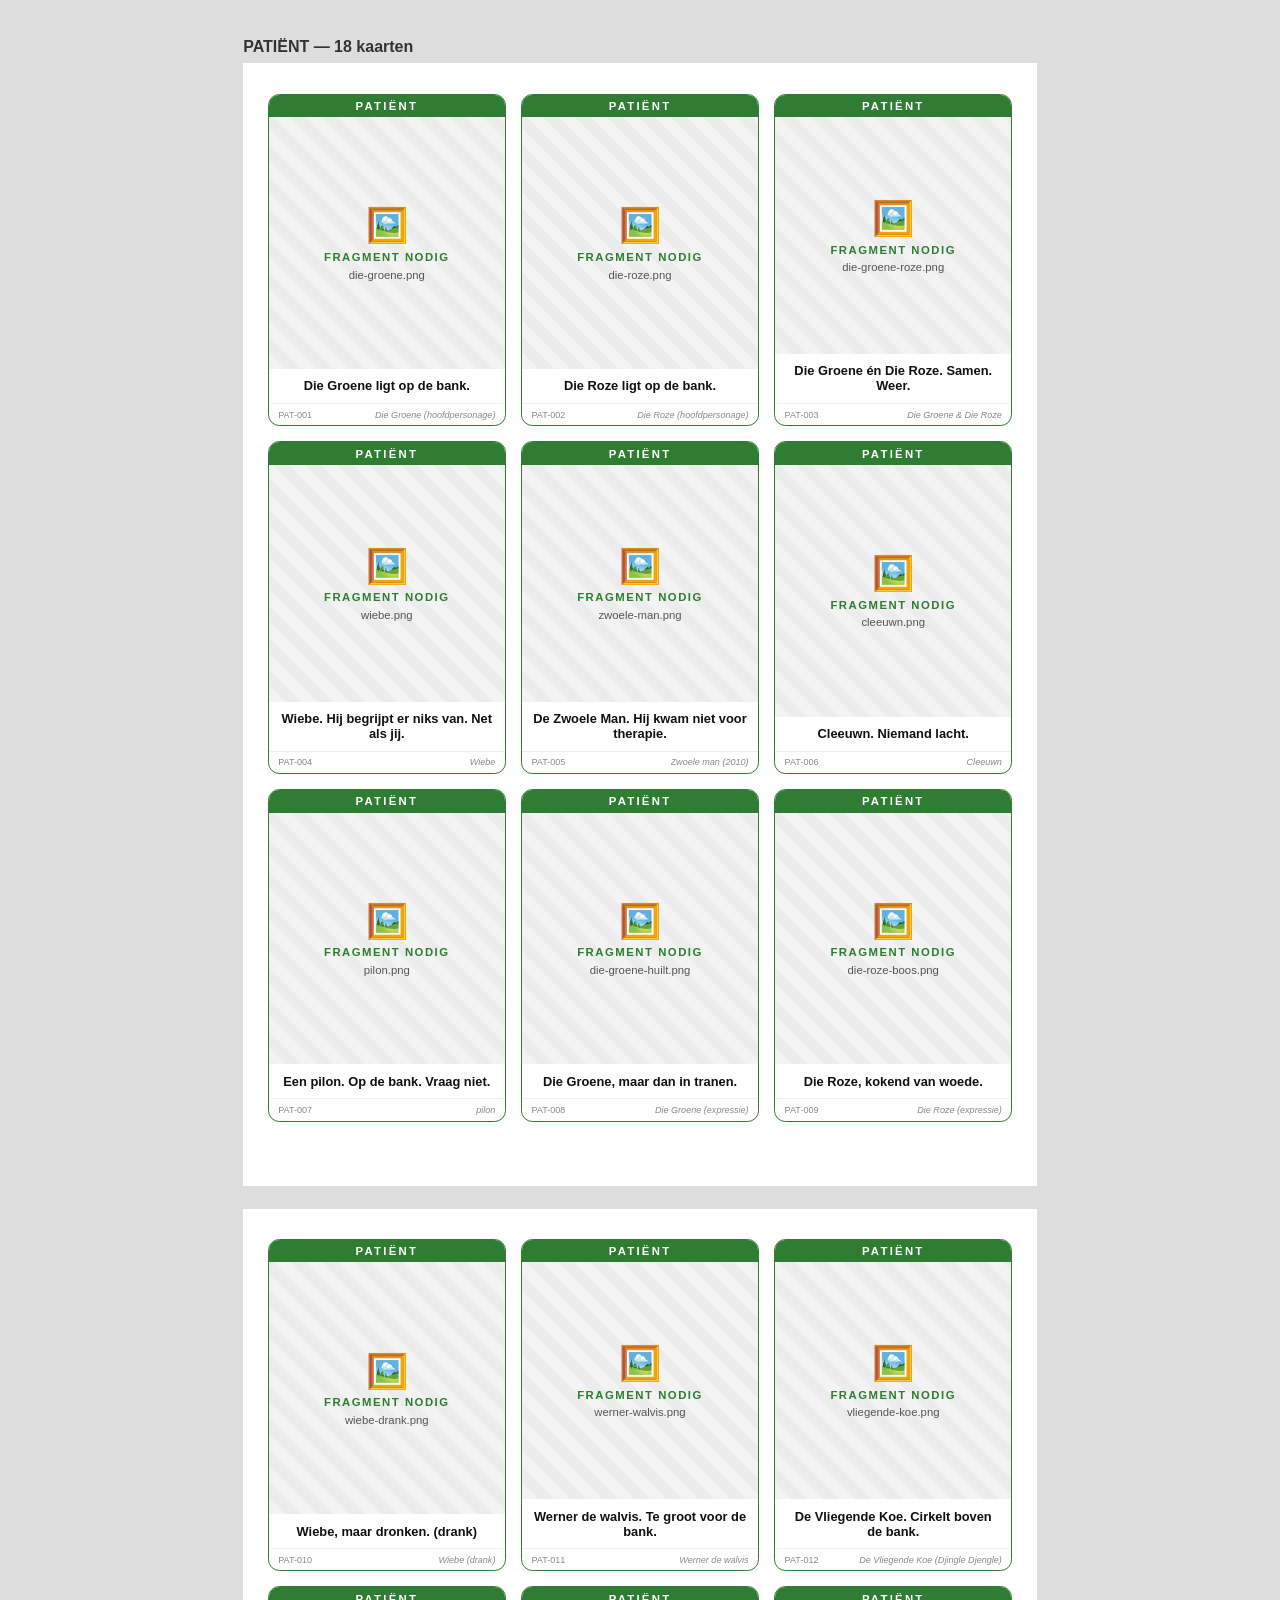
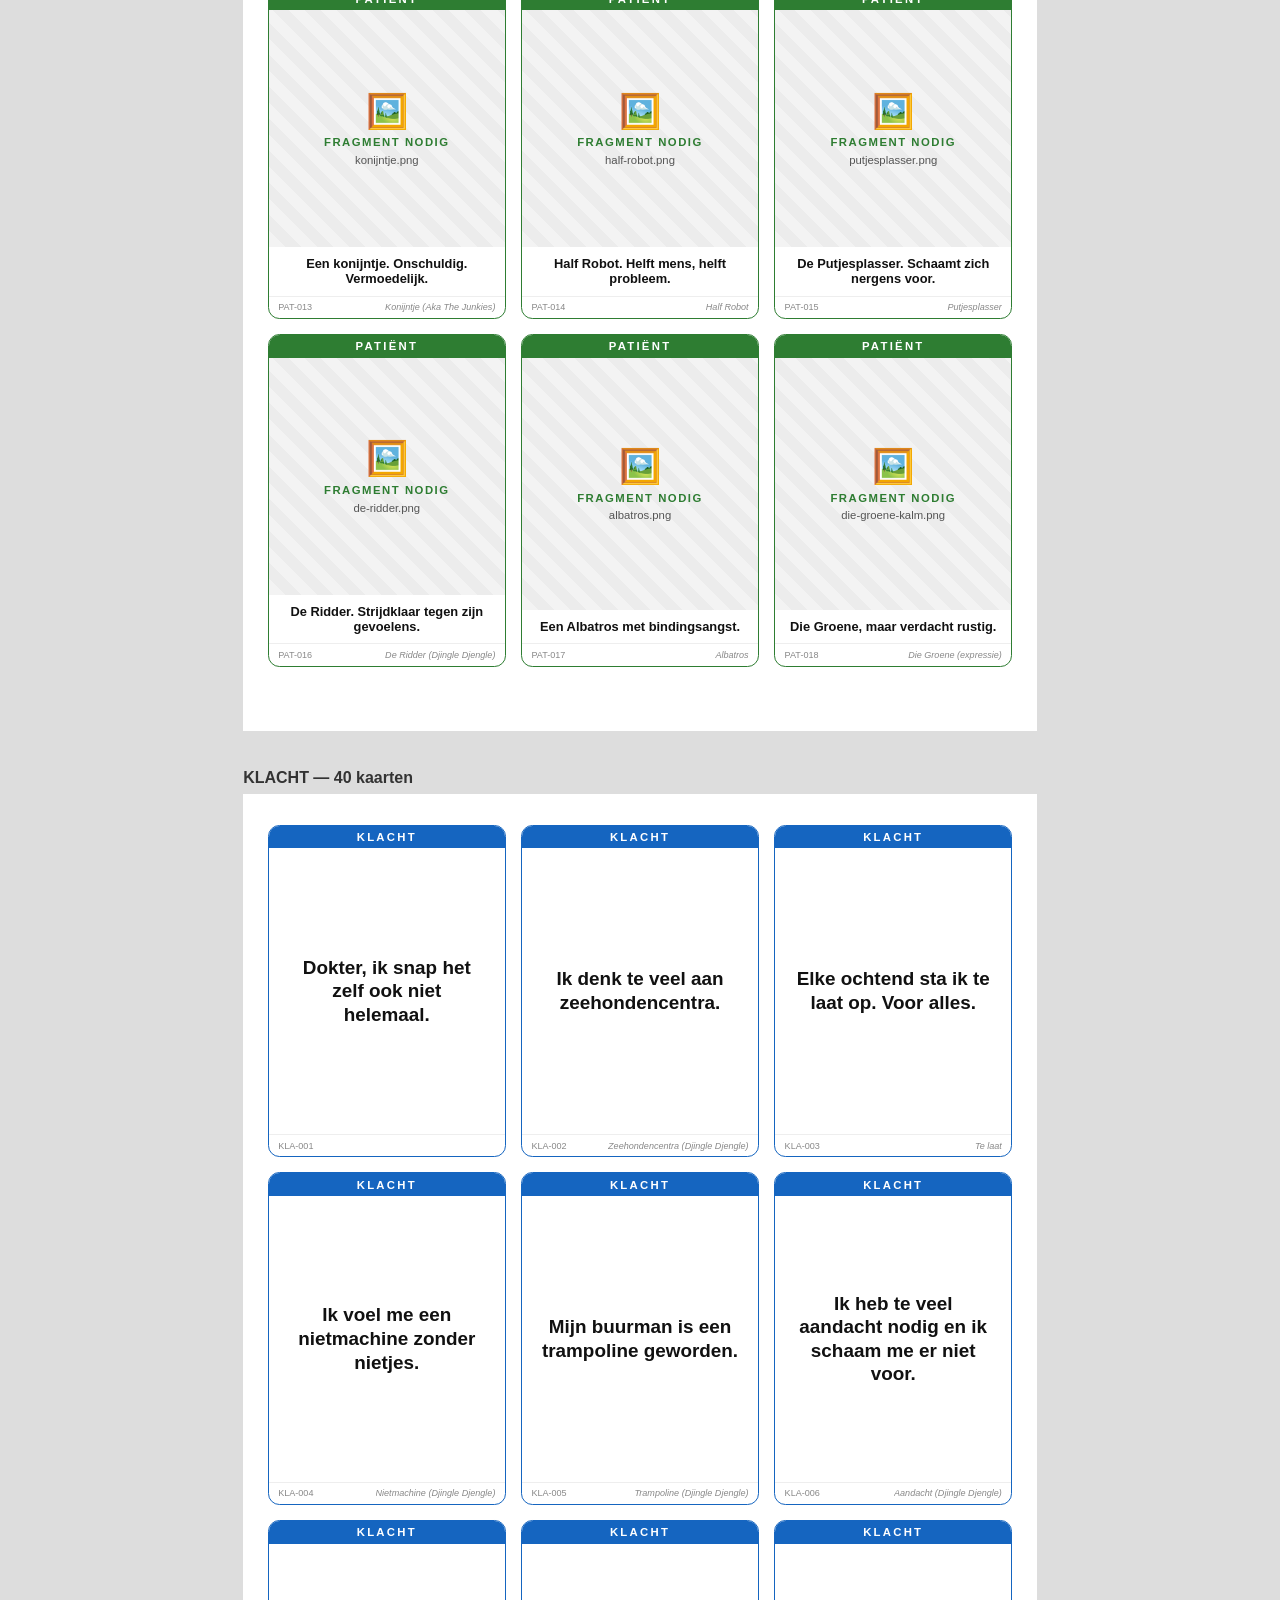
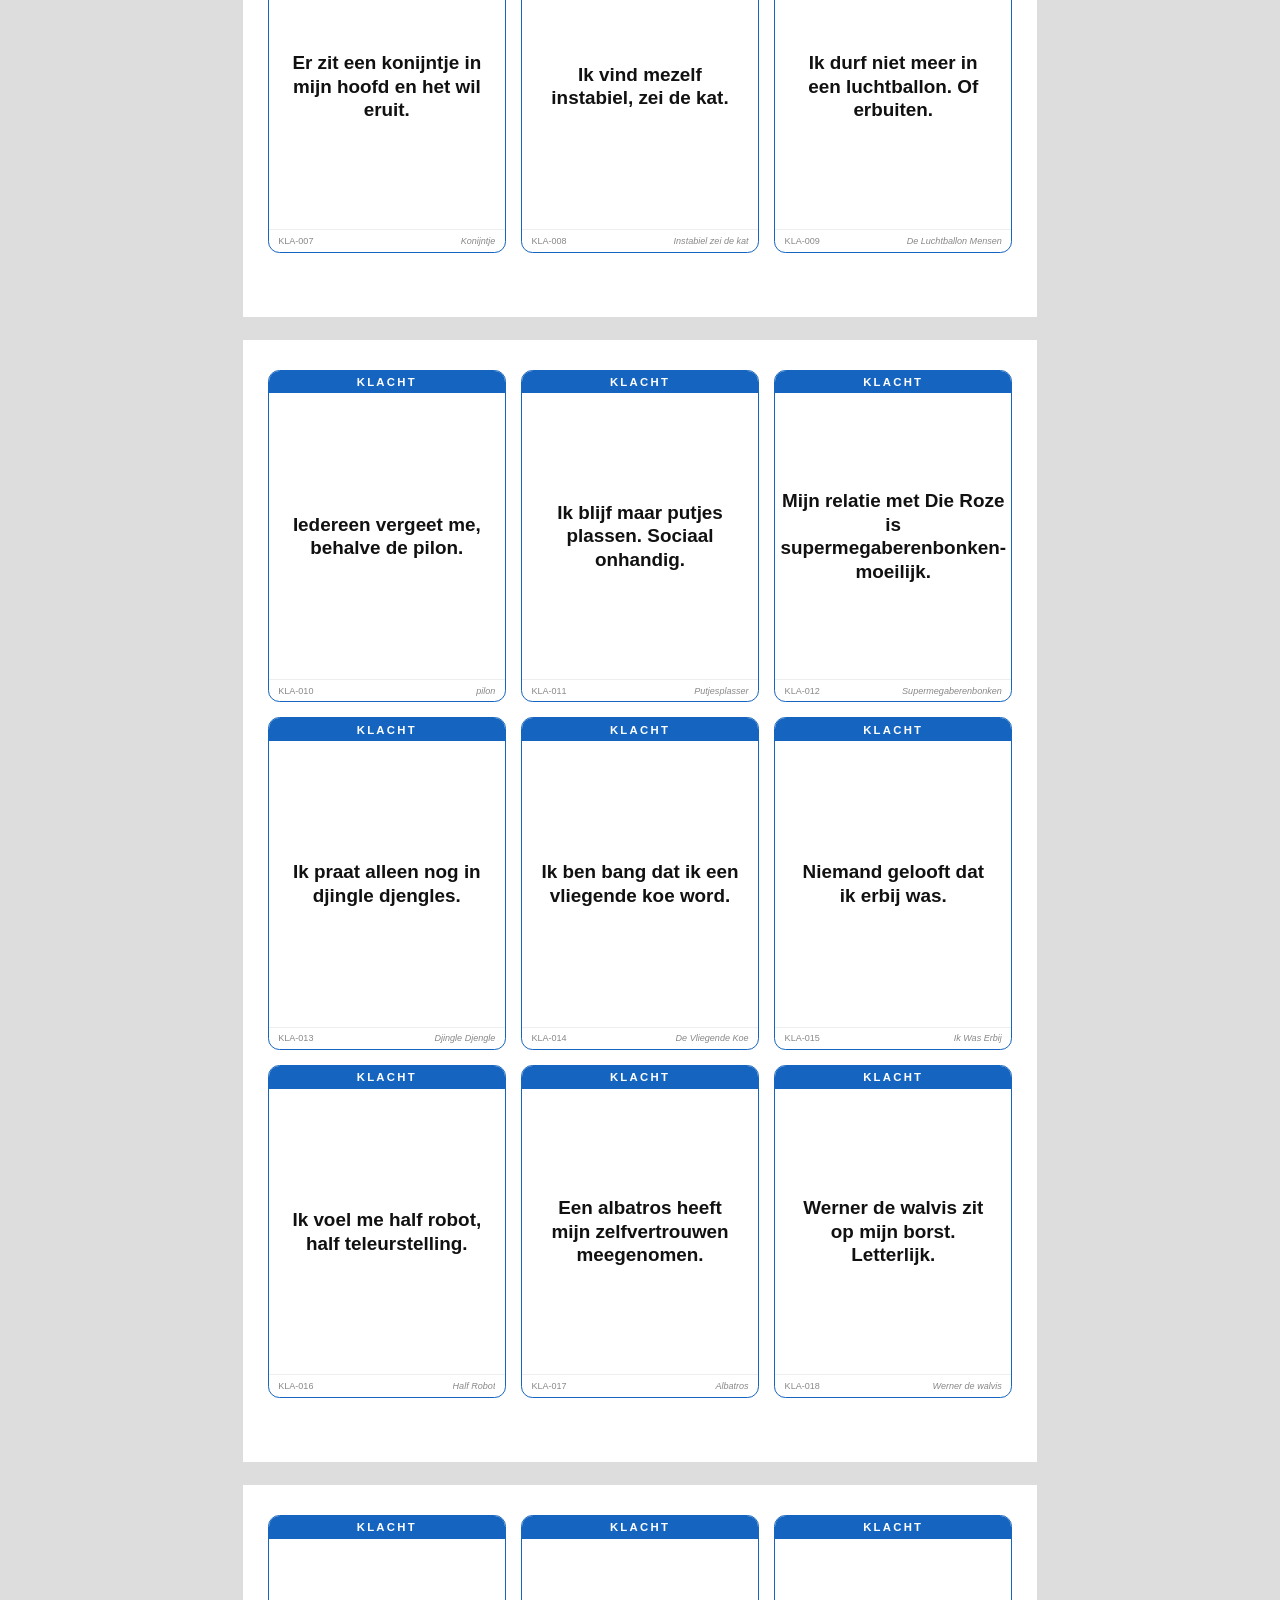
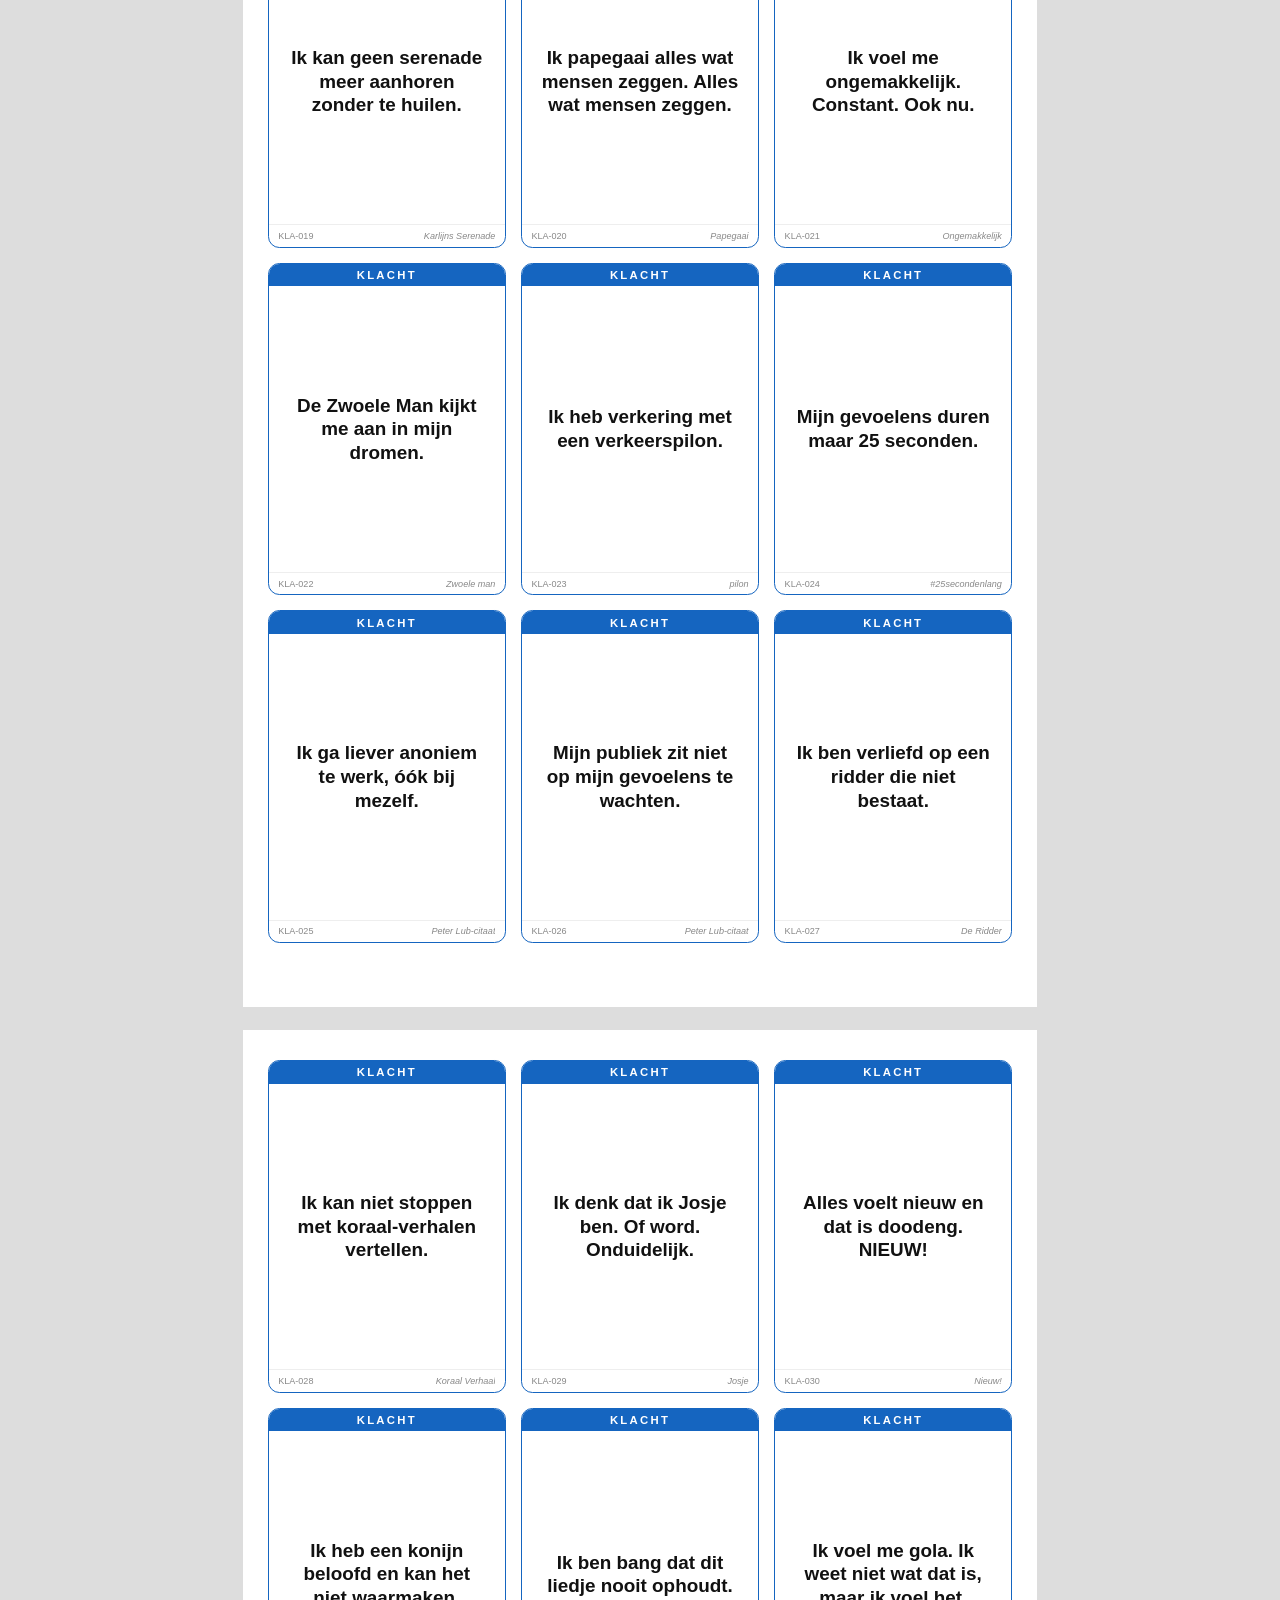
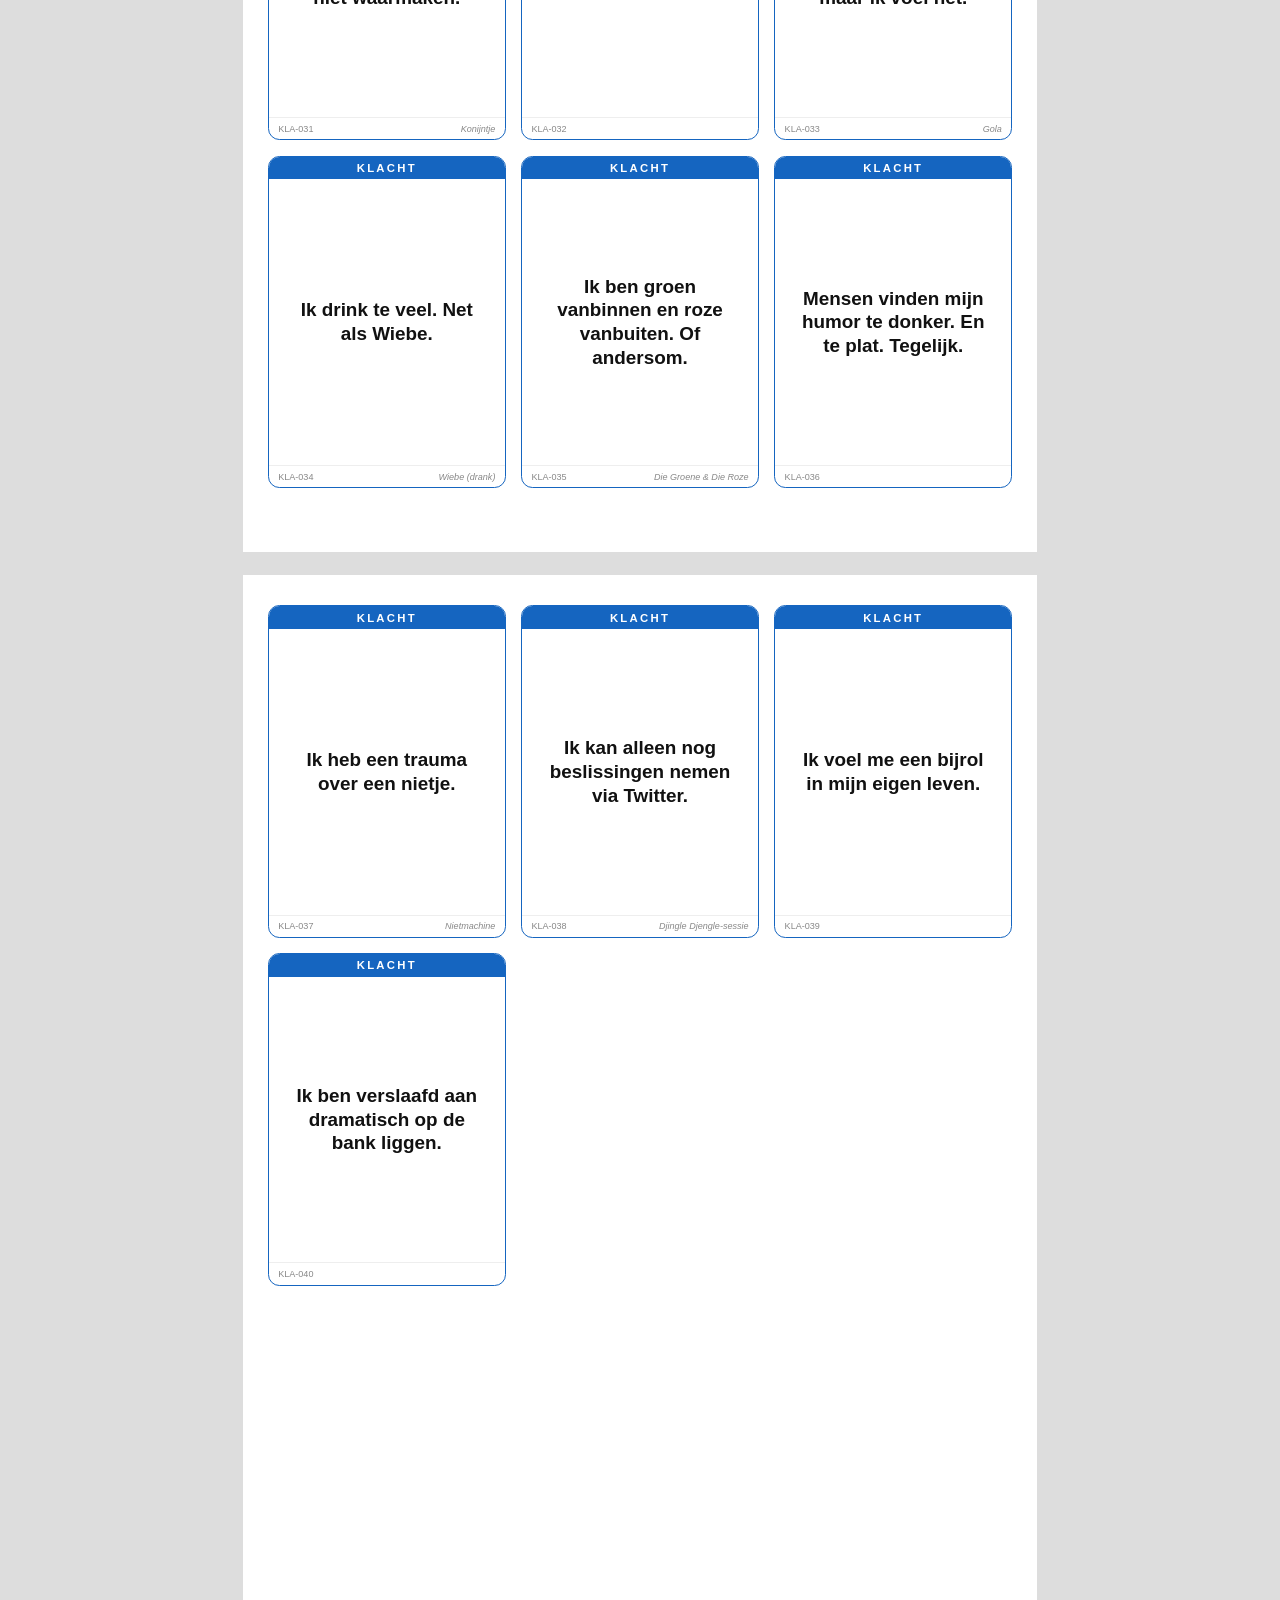
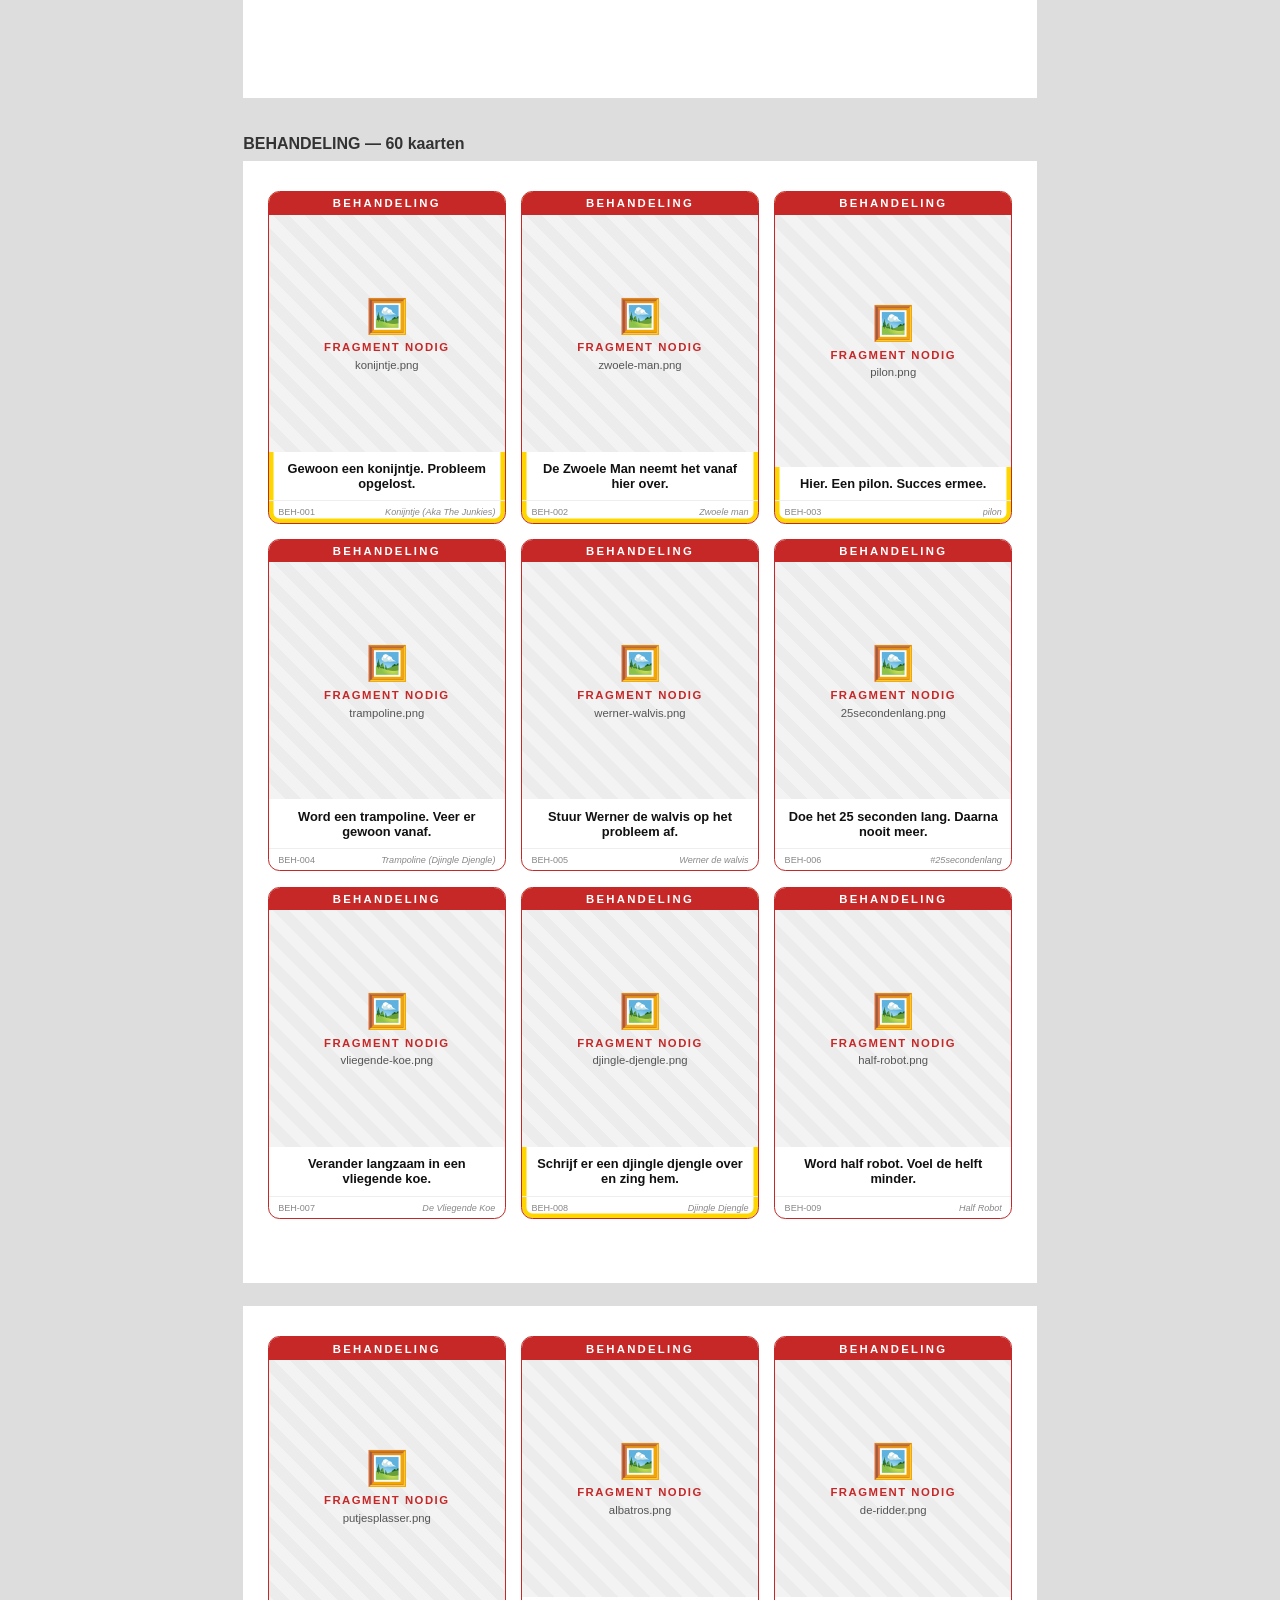
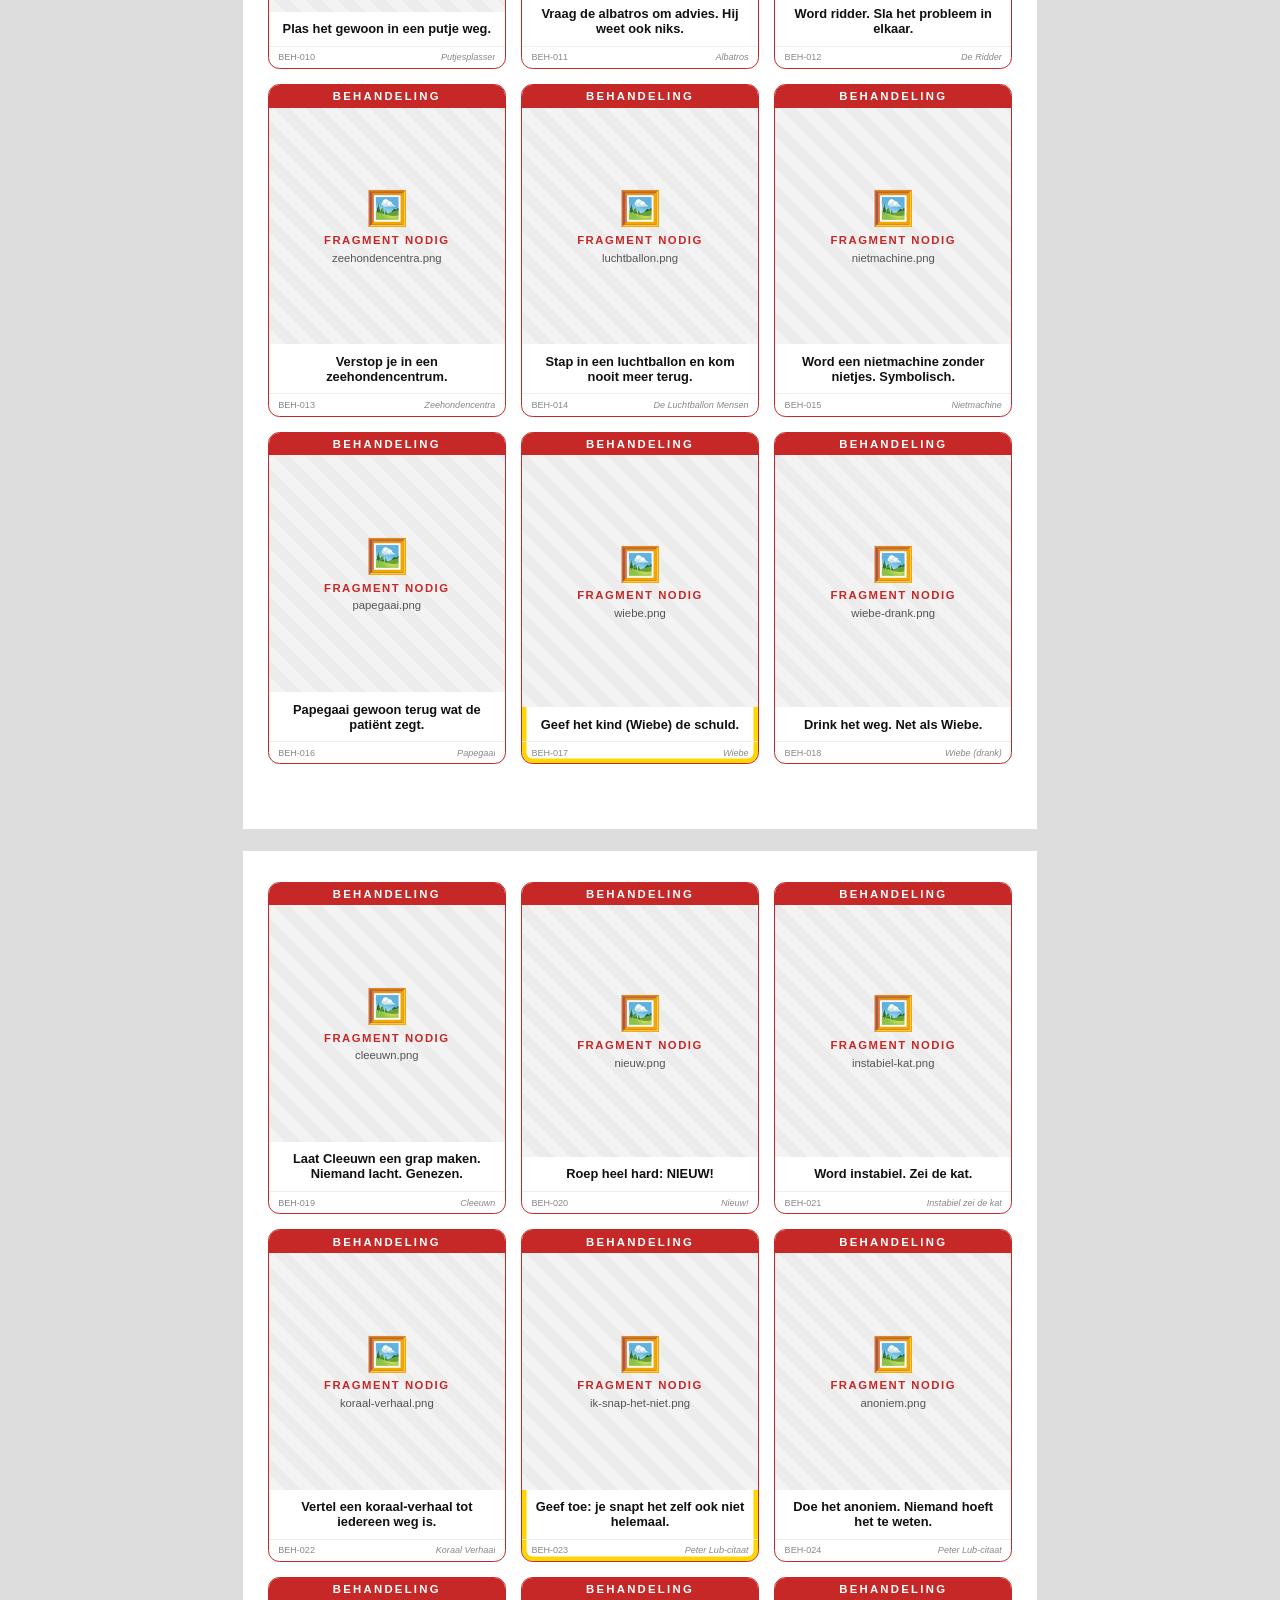
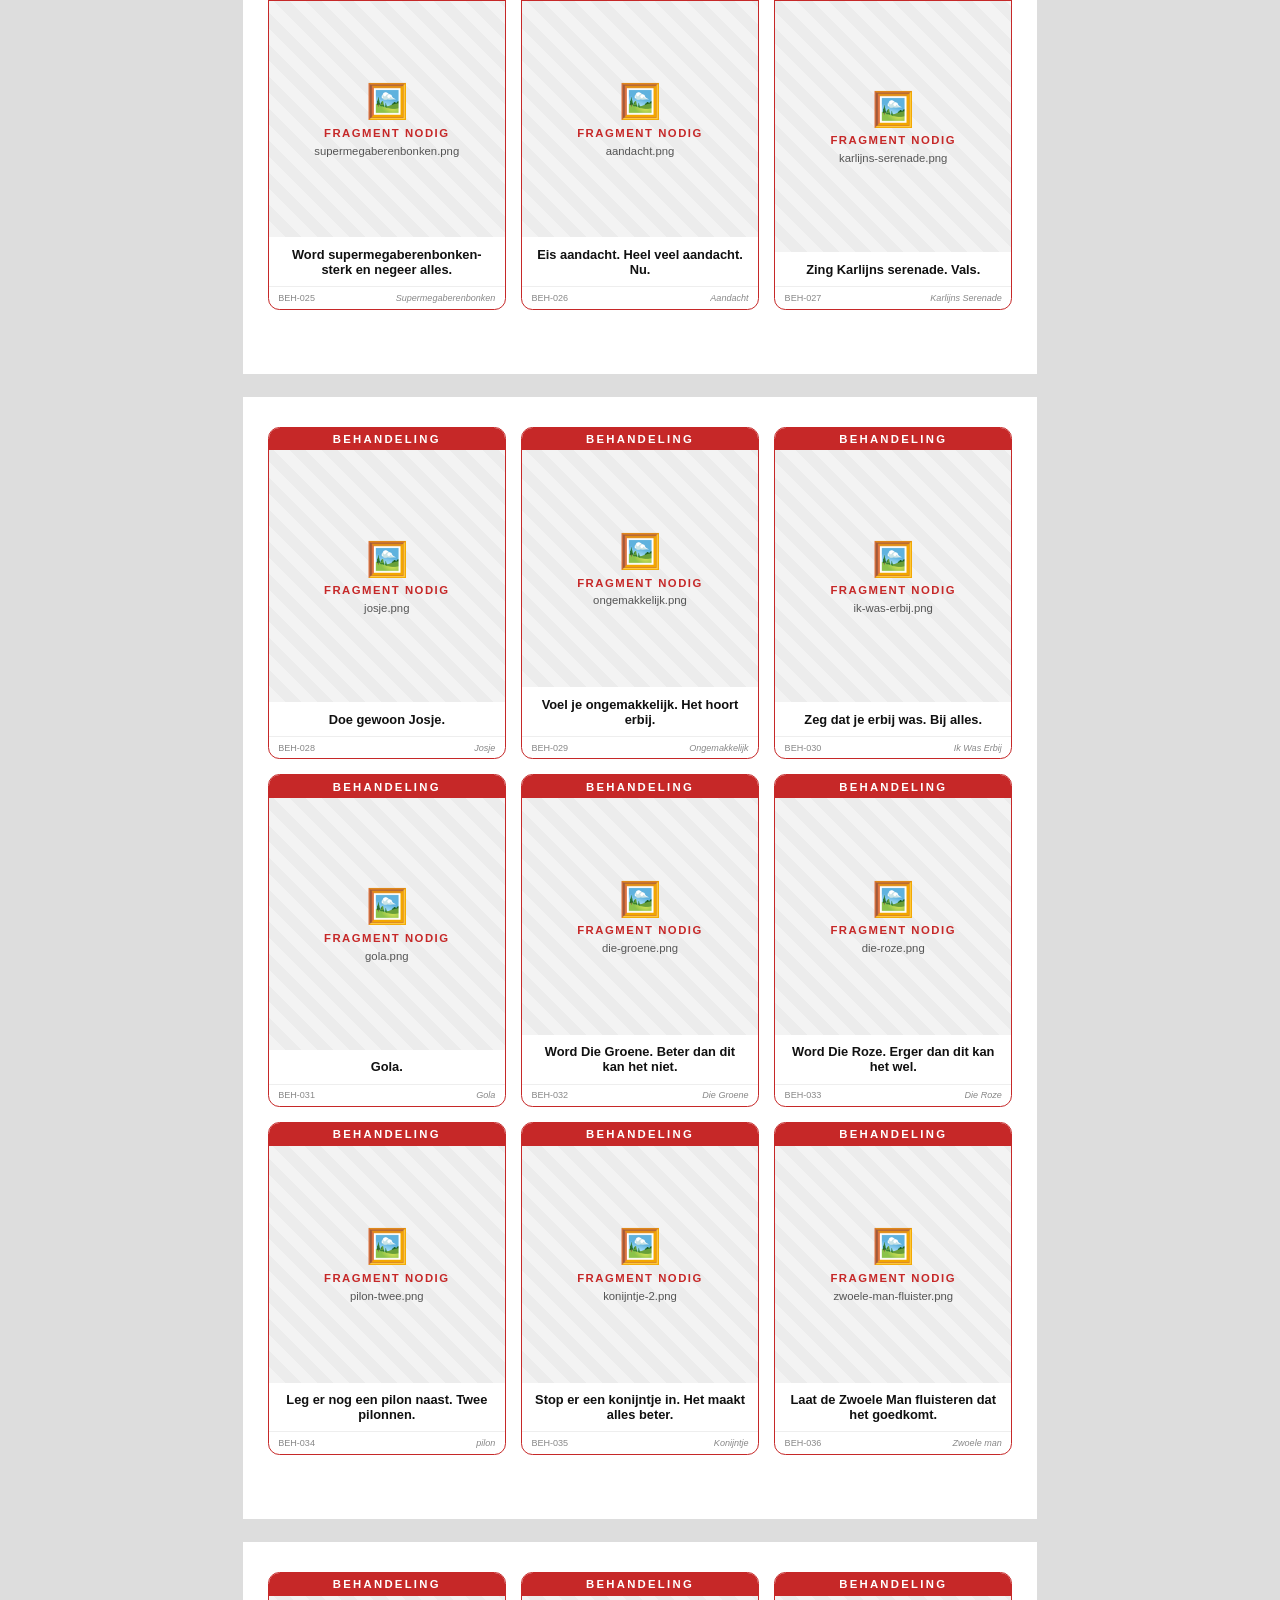
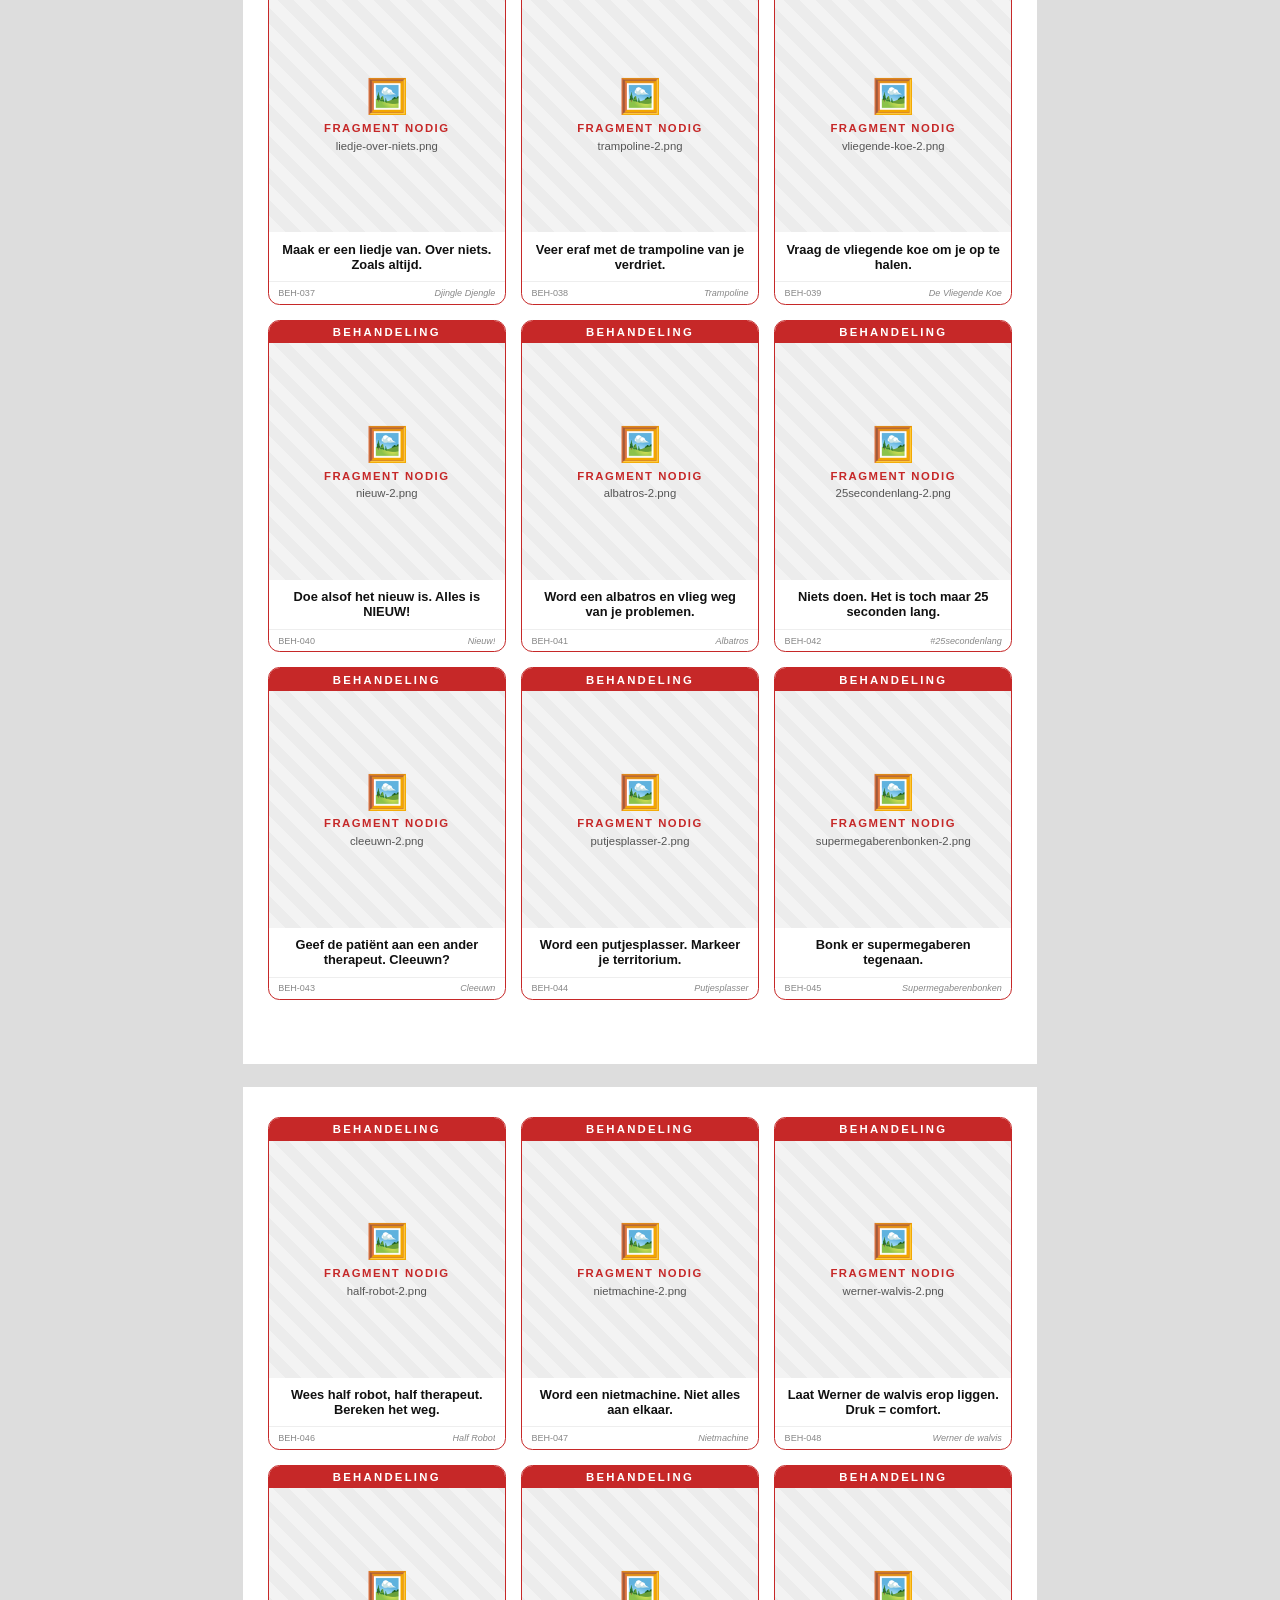
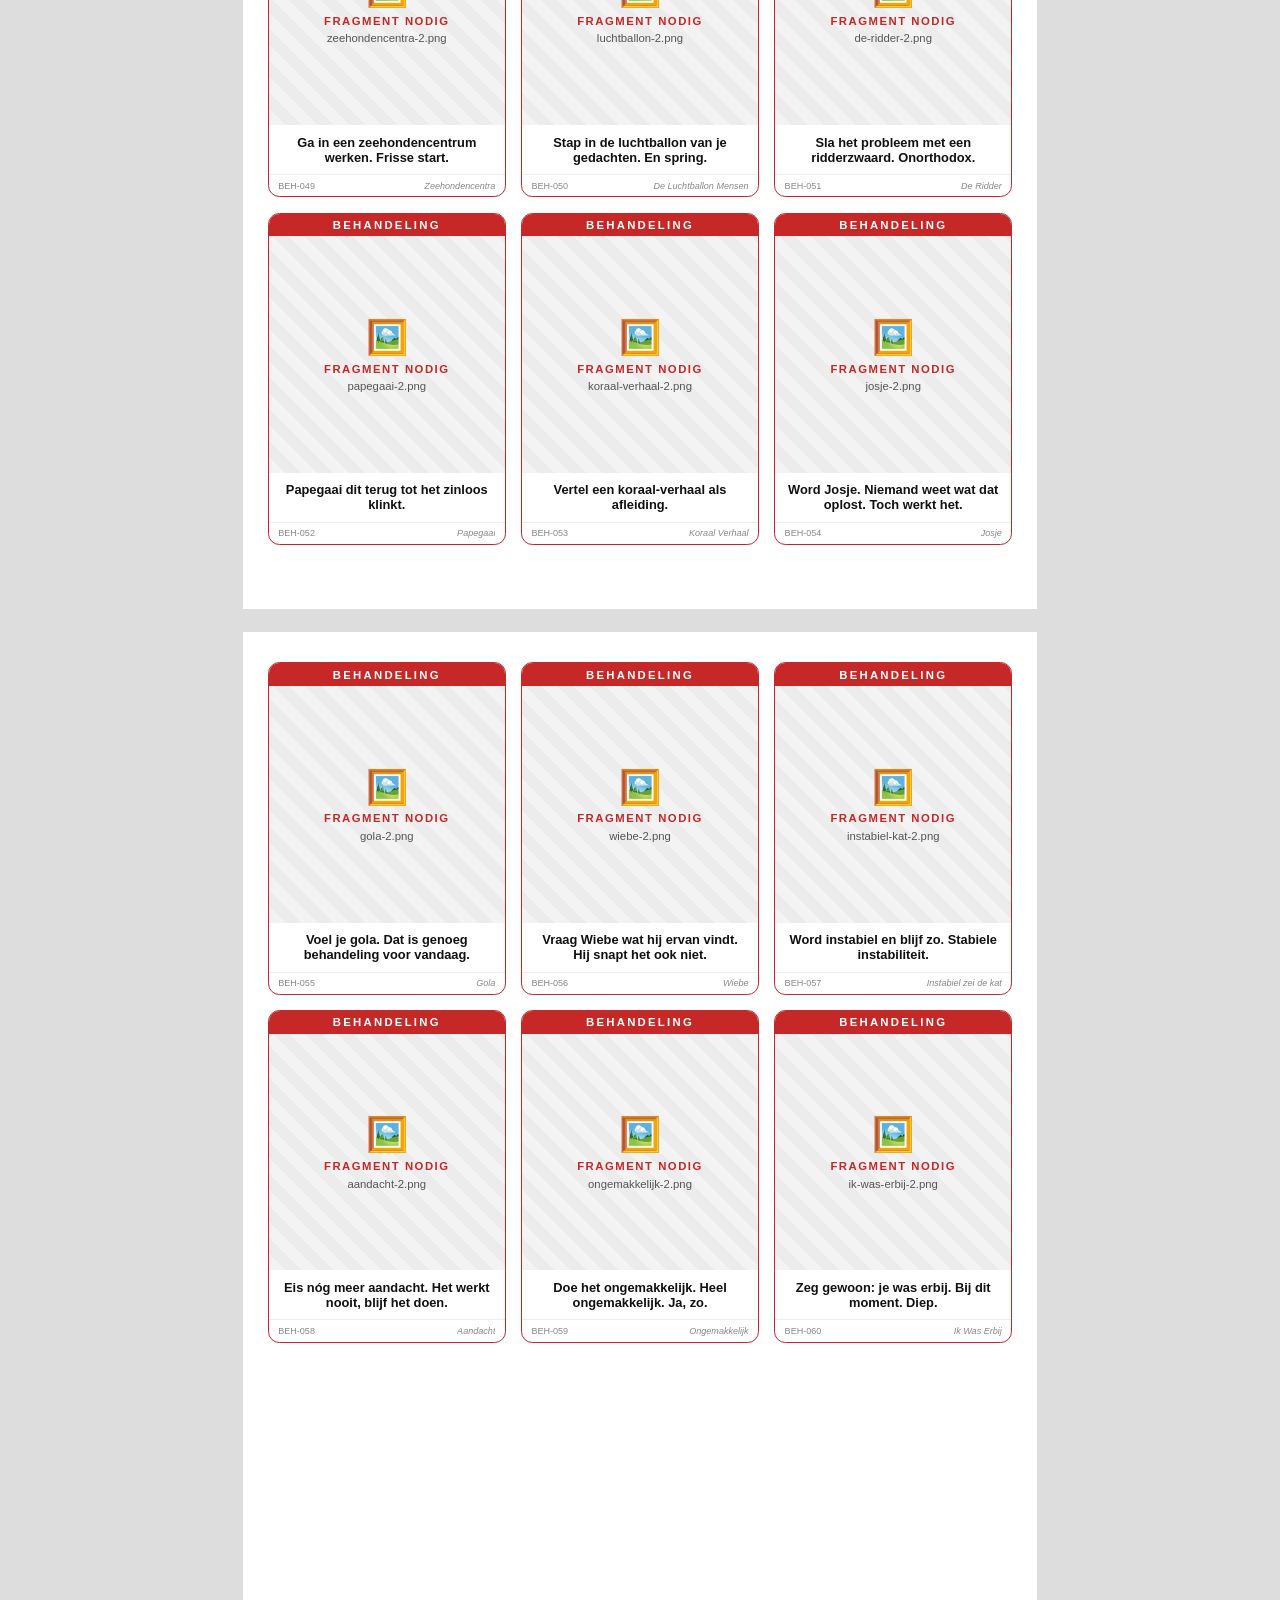
<file: kud-therapie/print/print.html>
<!DOCTYPE html><html lang='nl'><head><meta charset='utf-8'><title>KUD: De Waardeloze Therapeut — printvel</title><style>
* { box-sizing: border-box; }
body { margin: 0; background: #ddd; font-family: 'Helvetica Neue', Arial, sans-serif; }
.sheet {
  width: 210mm; min-height: 297mm; padding: 8mm; margin: 0 auto 6mm;
  background: #fff; display: grid; grid-template-columns: repeat(3, 63mm);
  grid-auto-rows: 88mm; gap: 4mm; justify-content: center; align-content: start;
}
.section-title { width: 210mm; margin: 10mm auto 2mm; font-weight: 800; color: #333; }
.card {
  width: 63mm; height: 88mm; border: 0.4mm solid var(--c); border-radius: 3mm;
  overflow: hidden; display: flex; flex-direction: column; background: #fff;
  position: relative; page-break-inside: avoid;
}
.card.golden { box-shadow: inset 0 0 0 1.2mm gold; }
.band {
  background: var(--c); color: #fff; font-weight: 800; font-size: 3mm;
  letter-spacing: 0.6mm; padding: 1.4mm 2.5mm; text-align: center;
}
.art { flex: 1; display: flex; align-items: center; justify-content: center; overflow: hidden; background:#fafafa; }
.art img { width: 100%; height: 100%; object-fit: cover; }
.art.placeholder {
  flex-direction: column; gap: 1.5mm; color: var(--c);
  background: repeating-linear-gradient(45deg, #f3f3f3, #f3f3f3 3mm, #ececec 3mm, #ececec 6mm);
  text-align: center; padding: 3mm;
}
.ph-icon { font-size: 9mm; }
.ph-text { font-weight: 800; font-size: 3mm; letter-spacing: 0.4mm; }
.ph-name { font-size: 3mm; color: #555; word-break: break-all; }
.art.textcard { padding: 5mm; background: #fff; }
.bigtext { font-size: 5mm; font-weight: 700; color: #111; line-height: 1.25; text-align: center; }
.caption { padding: 2.5mm 3mm; font-size: 3.4mm; font-weight: 600; color: #111; text-align: center; }
.caption .title { font-weight: 800; color: var(--c); margin-bottom: 1mm; }
.caption .effect { font-size: 2.9mm; font-weight: 500; color: #333; }
.footer {
  display: flex; justify-content: space-between; align-items: center;
  padding: 1.5mm 2.5mm; font-size: 2.4mm; color: #888; border-top: 0.2mm solid #eee;
}
.bron { font-style: italic; max-width: 38mm; overflow: hidden; text-overflow: ellipsis; white-space: nowrap; }
.card.back { align-items: center; justify-content: center; background: var(--c); }
.back-inner { text-align: center; color: #fff; }
.back-logo { font-size: 16mm; font-weight: 900; letter-spacing: 1mm; }
.back-sub { font-size: 3.4mm; font-weight: 600; opacity: 0.9; }
.back-type { margin-top: 3mm; font-size: 3mm; font-weight: 800; letter-spacing: 0.6mm;
  border: 0.4mm solid #fff; border-radius: 2mm; display: inline-block; padding: 1mm 2.5mm; }
@media print {
  body { background: #fff; }
  .sheet { box-shadow: none; margin: 0 auto; page-break-after: always; }
  .section-title { page-break-before: always; }
}
@page { size: A4; margin: 0; }
</style></head><body><div class='section-title'>PATIËNT — 18 kaarten</div><div class='sheet'><div class="card" style="--c:#2e7d32"><div class="band">PATIËNT</div><div class="art placeholder"><div class="ph-icon">🖼️</div><div class="ph-text">FRAGMENT NODIG</div><div class="ph-name">die-groene.png</div></div><div class="caption">Die Groene ligt op de bank.</div><div class="footer"><span class="cid">PAT-001</span><span class="bron">Die Groene (hoofdpersonage)</span></div></div><div class="card" style="--c:#2e7d32"><div class="band">PATIËNT</div><div class="art placeholder"><div class="ph-icon">🖼️</div><div class="ph-text">FRAGMENT NODIG</div><div class="ph-name">die-roze.png</div></div><div class="caption">Die Roze ligt op de bank.</div><div class="footer"><span class="cid">PAT-002</span><span class="bron">Die Roze (hoofdpersonage)</span></div></div><div class="card" style="--c:#2e7d32"><div class="band">PATIËNT</div><div class="art placeholder"><div class="ph-icon">🖼️</div><div class="ph-text">FRAGMENT NODIG</div><div class="ph-name">die-groene-roze.png</div></div><div class="caption">Die Groene én Die Roze. Samen. Weer.</div><div class="footer"><span class="cid">PAT-003</span><span class="bron">Die Groene &amp; Die Roze</span></div></div><div class="card" style="--c:#2e7d32"><div class="band">PATIËNT</div><div class="art placeholder"><div class="ph-icon">🖼️</div><div class="ph-text">FRAGMENT NODIG</div><div class="ph-name">wiebe.png</div></div><div class="caption">Wiebe. Hij begrijpt er niks van. Net als jij.</div><div class="footer"><span class="cid">PAT-004</span><span class="bron">Wiebe</span></div></div><div class="card" style="--c:#2e7d32"><div class="band">PATIËNT</div><div class="art placeholder"><div class="ph-icon">🖼️</div><div class="ph-text">FRAGMENT NODIG</div><div class="ph-name">zwoele-man.png</div></div><div class="caption">De Zwoele Man. Hij kwam niet voor therapie.</div><div class="footer"><span class="cid">PAT-005</span><span class="bron">Zwoele man (2010)</span></div></div><div class="card" style="--c:#2e7d32"><div class="band">PATIËNT</div><div class="art placeholder"><div class="ph-icon">🖼️</div><div class="ph-text">FRAGMENT NODIG</div><div class="ph-name">cleeuwn.png</div></div><div class="caption">Cleeuwn. Niemand lacht.</div><div class="footer"><span class="cid">PAT-006</span><span class="bron">Cleeuwn</span></div></div><div class="card" style="--c:#2e7d32"><div class="band">PATIËNT</div><div class="art placeholder"><div class="ph-icon">🖼️</div><div class="ph-text">FRAGMENT NODIG</div><div class="ph-name">pilon.png</div></div><div class="caption">Een pilon. Op de bank. Vraag niet.</div><div class="footer"><span class="cid">PAT-007</span><span class="bron">pilon</span></div></div><div class="card" style="--c:#2e7d32"><div class="band">PATIËNT</div><div class="art placeholder"><div class="ph-icon">🖼️</div><div class="ph-text">FRAGMENT NODIG</div><div class="ph-name">die-groene-huilt.png</div></div><div class="caption">Die Groene, maar dan in tranen.</div><div class="footer"><span class="cid">PAT-008</span><span class="bron">Die Groene (expressie)</span></div></div><div class="card" style="--c:#2e7d32"><div class="band">PATIËNT</div><div class="art placeholder"><div class="ph-icon">🖼️</div><div class="ph-text">FRAGMENT NODIG</div><div class="ph-name">die-roze-boos.png</div></div><div class="caption">Die Roze, kokend van woede.</div><div class="footer"><span class="cid">PAT-009</span><span class="bron">Die Roze (expressie)</span></div></div></div><div class='sheet'><div class="card" style="--c:#2e7d32"><div class="band">PATIËNT</div><div class="art placeholder"><div class="ph-icon">🖼️</div><div class="ph-text">FRAGMENT NODIG</div><div class="ph-name">wiebe-drank.png</div></div><div class="caption">Wiebe, maar dronken. (drank)</div><div class="footer"><span class="cid">PAT-010</span><span class="bron">Wiebe (drank)</span></div></div><div class="card" style="--c:#2e7d32"><div class="band">PATIËNT</div><div class="art placeholder"><div class="ph-icon">🖼️</div><div class="ph-text">FRAGMENT NODIG</div><div class="ph-name">werner-walvis.png</div></div><div class="caption">Werner de walvis. Te groot voor de bank.</div><div class="footer"><span class="cid">PAT-011</span><span class="bron">Werner de walvis</span></div></div><div class="card" style="--c:#2e7d32"><div class="band">PATIËNT</div><div class="art placeholder"><div class="ph-icon">🖼️</div><div class="ph-text">FRAGMENT NODIG</div><div class="ph-name">vliegende-koe.png</div></div><div class="caption">De Vliegende Koe. Cirkelt boven de bank.</div><div class="footer"><span class="cid">PAT-012</span><span class="bron">De Vliegende Koe (Djingle Djengle)</span></div></div><div class="card" style="--c:#2e7d32"><div class="band">PATIËNT</div><div class="art placeholder"><div class="ph-icon">🖼️</div><div class="ph-text">FRAGMENT NODIG</div><div class="ph-name">konijntje.png</div></div><div class="caption">Een konijntje. Onschuldig. Vermoedelijk.</div><div class="footer"><span class="cid">PAT-013</span><span class="bron">Konijntje (Aka The Junkies)</span></div></div><div class="card" style="--c:#2e7d32"><div class="band">PATIËNT</div><div class="art placeholder"><div class="ph-icon">🖼️</div><div class="ph-text">FRAGMENT NODIG</div><div class="ph-name">half-robot.png</div></div><div class="caption">Half Robot. Helft mens, helft probleem.</div><div class="footer"><span class="cid">PAT-014</span><span class="bron">Half Robot</span></div></div><div class="card" style="--c:#2e7d32"><div class="band">PATIËNT</div><div class="art placeholder"><div class="ph-icon">🖼️</div><div class="ph-text">FRAGMENT NODIG</div><div class="ph-name">putjesplasser.png</div></div><div class="caption">De Putjesplasser. Schaamt zich nergens voor.</div><div class="footer"><span class="cid">PAT-015</span><span class="bron">Putjesplasser</span></div></div><div class="card" style="--c:#2e7d32"><div class="band">PATIËNT</div><div class="art placeholder"><div class="ph-icon">🖼️</div><div class="ph-text">FRAGMENT NODIG</div><div class="ph-name">de-ridder.png</div></div><div class="caption">De Ridder. Strijdklaar tegen zijn gevoelens.</div><div class="footer"><span class="cid">PAT-016</span><span class="bron">De Ridder (Djingle Djengle)</span></div></div><div class="card" style="--c:#2e7d32"><div class="band">PATIËNT</div><div class="art placeholder"><div class="ph-icon">🖼️</div><div class="ph-text">FRAGMENT NODIG</div><div class="ph-name">albatros.png</div></div><div class="caption">Een Albatros met bindingsangst.</div><div class="footer"><span class="cid">PAT-017</span><span class="bron">Albatros</span></div></div><div class="card" style="--c:#2e7d32"><div class="band">PATIËNT</div><div class="art placeholder"><div class="ph-icon">🖼️</div><div class="ph-text">FRAGMENT NODIG</div><div class="ph-name">die-groene-kalm.png</div></div><div class="caption">Die Groene, maar verdacht rustig.</div><div class="footer"><span class="cid">PAT-018</span><span class="bron">Die Groene (expressie)</span></div></div></div><div class='section-title'>KLACHT — 40 kaarten</div><div class='sheet'><div class="card" style="--c:#1565c0"><div class="band">KLACHT</div><div class="art textcard"><div class="bigtext">Dokter, ik snap het zelf ook niet helemaal.</div></div><div class="footer"><span class="cid">KLA-001</span></div></div><div class="card" style="--c:#1565c0"><div class="band">KLACHT</div><div class="art textcard"><div class="bigtext">Ik denk te veel aan zeehondencentra.</div></div><div class="footer"><span class="cid">KLA-002</span><span class="bron">Zeehondencentra (Djingle Djengle)</span></div></div><div class="card" style="--c:#1565c0"><div class="band">KLACHT</div><div class="art textcard"><div class="bigtext">Elke ochtend sta ik te laat op. Voor alles.</div></div><div class="footer"><span class="cid">KLA-003</span><span class="bron">Te laat</span></div></div><div class="card" style="--c:#1565c0"><div class="band">KLACHT</div><div class="art textcard"><div class="bigtext">Ik voel me een nietmachine zonder nietjes.</div></div><div class="footer"><span class="cid">KLA-004</span><span class="bron">Nietmachine (Djingle Djengle)</span></div></div><div class="card" style="--c:#1565c0"><div class="band">KLACHT</div><div class="art textcard"><div class="bigtext">Mijn buurman is een trampoline geworden.</div></div><div class="footer"><span class="cid">KLA-005</span><span class="bron">Trampoline (Djingle Djengle)</span></div></div><div class="card" style="--c:#1565c0"><div class="band">KLACHT</div><div class="art textcard"><div class="bigtext">Ik heb te veel aandacht nodig en ik schaam me er niet voor.</div></div><div class="footer"><span class="cid">KLA-006</span><span class="bron">Aandacht (Djingle Djengle)</span></div></div><div class="card" style="--c:#1565c0"><div class="band">KLACHT</div><div class="art textcard"><div class="bigtext">Er zit een konijntje in mijn hoofd en het wil eruit.</div></div><div class="footer"><span class="cid">KLA-007</span><span class="bron">Konijntje</span></div></div><div class="card" style="--c:#1565c0"><div class="band">KLACHT</div><div class="art textcard"><div class="bigtext">Ik vind mezelf instabiel, zei de kat.</div></div><div class="footer"><span class="cid">KLA-008</span><span class="bron">Instabiel zei de kat</span></div></div><div class="card" style="--c:#1565c0"><div class="band">KLACHT</div><div class="art textcard"><div class="bigtext">Ik durf niet meer in een luchtballon. Of erbuiten.</div></div><div class="footer"><span class="cid">KLA-009</span><span class="bron">De Luchtballon Mensen</span></div></div></div><div class='sheet'><div class="card" style="--c:#1565c0"><div class="band">KLACHT</div><div class="art textcard"><div class="bigtext">Iedereen vergeet me, behalve de pilon.</div></div><div class="footer"><span class="cid">KLA-010</span><span class="bron">pilon</span></div></div><div class="card" style="--c:#1565c0"><div class="band">KLACHT</div><div class="art textcard"><div class="bigtext">Ik blijf maar putjes plassen. Sociaal onhandig.</div></div><div class="footer"><span class="cid">KLA-011</span><span class="bron">Putjesplasser</span></div></div><div class="card" style="--c:#1565c0"><div class="band">KLACHT</div><div class="art textcard"><div class="bigtext">Mijn relatie met Die Roze is supermegaberenbonken-moeilijk.</div></div><div class="footer"><span class="cid">KLA-012</span><span class="bron">Supermegaberenbonken</span></div></div><div class="card" style="--c:#1565c0"><div class="band">KLACHT</div><div class="art textcard"><div class="bigtext">Ik praat alleen nog in djingle djengles.</div></div><div class="footer"><span class="cid">KLA-013</span><span class="bron">Djingle Djengle</span></div></div><div class="card" style="--c:#1565c0"><div class="band">KLACHT</div><div class="art textcard"><div class="bigtext">Ik ben bang dat ik een vliegende koe word.</div></div><div class="footer"><span class="cid">KLA-014</span><span class="bron">De Vliegende Koe</span></div></div><div class="card" style="--c:#1565c0"><div class="band">KLACHT</div><div class="art textcard"><div class="bigtext">Niemand gelooft dat ik erbij was.</div></div><div class="footer"><span class="cid">KLA-015</span><span class="bron">Ik Was Erbij</span></div></div><div class="card" style="--c:#1565c0"><div class="band">KLACHT</div><div class="art textcard"><div class="bigtext">Ik voel me half robot, half teleurstelling.</div></div><div class="footer"><span class="cid">KLA-016</span><span class="bron">Half Robot</span></div></div><div class="card" style="--c:#1565c0"><div class="band">KLACHT</div><div class="art textcard"><div class="bigtext">Een albatros heeft mijn zelfvertrouwen meegenomen.</div></div><div class="footer"><span class="cid">KLA-017</span><span class="bron">Albatros</span></div></div><div class="card" style="--c:#1565c0"><div class="band">KLACHT</div><div class="art textcard"><div class="bigtext">Werner de walvis zit op mijn borst. Letterlijk.</div></div><div class="footer"><span class="cid">KLA-018</span><span class="bron">Werner de walvis</span></div></div></div><div class='sheet'><div class="card" style="--c:#1565c0"><div class="band">KLACHT</div><div class="art textcard"><div class="bigtext">Ik kan geen serenade meer aanhoren zonder te huilen.</div></div><div class="footer"><span class="cid">KLA-019</span><span class="bron">Karlijns Serenade</span></div></div><div class="card" style="--c:#1565c0"><div class="band">KLACHT</div><div class="art textcard"><div class="bigtext">Ik papegaai alles wat mensen zeggen. Alles wat mensen zeggen.</div></div><div class="footer"><span class="cid">KLA-020</span><span class="bron">Papegaai</span></div></div><div class="card" style="--c:#1565c0"><div class="band">KLACHT</div><div class="art textcard"><div class="bigtext">Ik voel me ongemakkelijk. Constant. Ook nu.</div></div><div class="footer"><span class="cid">KLA-021</span><span class="bron">Ongemakkelijk</span></div></div><div class="card" style="--c:#1565c0"><div class="band">KLACHT</div><div class="art textcard"><div class="bigtext">De Zwoele Man kijkt me aan in mijn dromen.</div></div><div class="footer"><span class="cid">KLA-022</span><span class="bron">Zwoele man</span></div></div><div class="card" style="--c:#1565c0"><div class="band">KLACHT</div><div class="art textcard"><div class="bigtext">Ik heb verkering met een verkeerspilon.</div></div><div class="footer"><span class="cid">KLA-023</span><span class="bron">pilon</span></div></div><div class="card" style="--c:#1565c0"><div class="band">KLACHT</div><div class="art textcard"><div class="bigtext">Mijn gevoelens duren maar 25 seconden.</div></div><div class="footer"><span class="cid">KLA-024</span><span class="bron">#25secondenlang</span></div></div><div class="card" style="--c:#1565c0"><div class="band">KLACHT</div><div class="art textcard"><div class="bigtext">Ik ga liever anoniem te werk, óók bij mezelf.</div></div><div class="footer"><span class="cid">KLA-025</span><span class="bron">Peter Lub-citaat</span></div></div><div class="card" style="--c:#1565c0"><div class="band">KLACHT</div><div class="art textcard"><div class="bigtext">Mijn publiek zit niet op mijn gevoelens te wachten.</div></div><div class="footer"><span class="cid">KLA-026</span><span class="bron">Peter Lub-citaat</span></div></div><div class="card" style="--c:#1565c0"><div class="band">KLACHT</div><div class="art textcard"><div class="bigtext">Ik ben verliefd op een ridder die niet bestaat.</div></div><div class="footer"><span class="cid">KLA-027</span><span class="bron">De Ridder</span></div></div></div><div class='sheet'><div class="card" style="--c:#1565c0"><div class="band">KLACHT</div><div class="art textcard"><div class="bigtext">Ik kan niet stoppen met koraal-verhalen vertellen.</div></div><div class="footer"><span class="cid">KLA-028</span><span class="bron">Koraal Verhaal</span></div></div><div class="card" style="--c:#1565c0"><div class="band">KLACHT</div><div class="art textcard"><div class="bigtext">Ik denk dat ik Josje ben. Of word. Onduidelijk.</div></div><div class="footer"><span class="cid">KLA-029</span><span class="bron">Josje</span></div></div><div class="card" style="--c:#1565c0"><div class="band">KLACHT</div><div class="art textcard"><div class="bigtext">Alles voelt nieuw en dat is doodeng. NIEUW!</div></div><div class="footer"><span class="cid">KLA-030</span><span class="bron">Nieuw!</span></div></div><div class="card" style="--c:#1565c0"><div class="band">KLACHT</div><div class="art textcard"><div class="bigtext">Ik heb een konijn beloofd en kan het niet waarmaken.</div></div><div class="footer"><span class="cid">KLA-031</span><span class="bron">Konijntje</span></div></div><div class="card" style="--c:#1565c0"><div class="band">KLACHT</div><div class="art textcard"><div class="bigtext">Ik ben bang dat dit liedje nooit ophoudt.</div></div><div class="footer"><span class="cid">KLA-032</span></div></div><div class="card" style="--c:#1565c0"><div class="band">KLACHT</div><div class="art textcard"><div class="bigtext">Ik voel me gola. Ik weet niet wat dat is, maar ik voel het.</div></div><div class="footer"><span class="cid">KLA-033</span><span class="bron">Gola</span></div></div><div class="card" style="--c:#1565c0"><div class="band">KLACHT</div><div class="art textcard"><div class="bigtext">Ik drink te veel. Net als Wiebe.</div></div><div class="footer"><span class="cid">KLA-034</span><span class="bron">Wiebe (drank)</span></div></div><div class="card" style="--c:#1565c0"><div class="band">KLACHT</div><div class="art textcard"><div class="bigtext">Ik ben groen vanbinnen en roze vanbuiten. Of andersom.</div></div><div class="footer"><span class="cid">KLA-035</span><span class="bron">Die Groene &amp; Die Roze</span></div></div><div class="card" style="--c:#1565c0"><div class="band">KLACHT</div><div class="art textcard"><div class="bigtext">Mensen vinden mijn humor te donker. En te plat. Tegelijk.</div></div><div class="footer"><span class="cid">KLA-036</span></div></div></div><div class='sheet'><div class="card" style="--c:#1565c0"><div class="band">KLACHT</div><div class="art textcard"><div class="bigtext">Ik heb een trauma over een nietje.</div></div><div class="footer"><span class="cid">KLA-037</span><span class="bron">Nietmachine</span></div></div><div class="card" style="--c:#1565c0"><div class="band">KLACHT</div><div class="art textcard"><div class="bigtext">Ik kan alleen nog beslissingen nemen via Twitter.</div></div><div class="footer"><span class="cid">KLA-038</span><span class="bron">Djingle Djengle-sessie</span></div></div><div class="card" style="--c:#1565c0"><div class="band">KLACHT</div><div class="art textcard"><div class="bigtext">Ik voel me een bijrol in mijn eigen leven.</div></div><div class="footer"><span class="cid">KLA-039</span></div></div><div class="card" style="--c:#1565c0"><div class="band">KLACHT</div><div class="art textcard"><div class="bigtext">Ik ben verslaafd aan dramatisch op de bank liggen.</div></div><div class="footer"><span class="cid">KLA-040</span></div></div></div><div class='section-title'>BEHANDELING — 60 kaarten</div><div class='sheet'><div class="card golden" style="--c:#c62828"><div class="band">BEHANDELING</div><div class="art placeholder"><div class="ph-icon">🖼️</div><div class="ph-text">FRAGMENT NODIG</div><div class="ph-name">konijntje.png</div></div><div class="caption">Gewoon een konijntje. Probleem opgelost.</div><div class="footer"><span class="cid">BEH-001</span><span class="bron">Konijntje (Aka The Junkies)</span></div></div><div class="card golden" style="--c:#c62828"><div class="band">BEHANDELING</div><div class="art placeholder"><div class="ph-icon">🖼️</div><div class="ph-text">FRAGMENT NODIG</div><div class="ph-name">zwoele-man.png</div></div><div class="caption">De Zwoele Man neemt het vanaf hier over.</div><div class="footer"><span class="cid">BEH-002</span><span class="bron">Zwoele man</span></div></div><div class="card golden" style="--c:#c62828"><div class="band">BEHANDELING</div><div class="art placeholder"><div class="ph-icon">🖼️</div><div class="ph-text">FRAGMENT NODIG</div><div class="ph-name">pilon.png</div></div><div class="caption">Hier. Een pilon. Succes ermee.</div><div class="footer"><span class="cid">BEH-003</span><span class="bron">pilon</span></div></div><div class="card" style="--c:#c62828"><div class="band">BEHANDELING</div><div class="art placeholder"><div class="ph-icon">🖼️</div><div class="ph-text">FRAGMENT NODIG</div><div class="ph-name">trampoline.png</div></div><div class="caption">Word een trampoline. Veer er gewoon vanaf.</div><div class="footer"><span class="cid">BEH-004</span><span class="bron">Trampoline (Djingle Djengle)</span></div></div><div class="card" style="--c:#c62828"><div class="band">BEHANDELING</div><div class="art placeholder"><div class="ph-icon">🖼️</div><div class="ph-text">FRAGMENT NODIG</div><div class="ph-name">werner-walvis.png</div></div><div class="caption">Stuur Werner de walvis op het probleem af.</div><div class="footer"><span class="cid">BEH-005</span><span class="bron">Werner de walvis</span></div></div><div class="card" style="--c:#c62828"><div class="band">BEHANDELING</div><div class="art placeholder"><div class="ph-icon">🖼️</div><div class="ph-text">FRAGMENT NODIG</div><div class="ph-name">25secondenlang.png</div></div><div class="caption">Doe het 25 seconden lang. Daarna nooit meer.</div><div class="footer"><span class="cid">BEH-006</span><span class="bron">#25secondenlang</span></div></div><div class="card" style="--c:#c62828"><div class="band">BEHANDELING</div><div class="art placeholder"><div class="ph-icon">🖼️</div><div class="ph-text">FRAGMENT NODIG</div><div class="ph-name">vliegende-koe.png</div></div><div class="caption">Verander langzaam in een vliegende koe.</div><div class="footer"><span class="cid">BEH-007</span><span class="bron">De Vliegende Koe</span></div></div><div class="card golden" style="--c:#c62828"><div class="band">BEHANDELING</div><div class="art placeholder"><div class="ph-icon">🖼️</div><div class="ph-text">FRAGMENT NODIG</div><div class="ph-name">djingle-djengle.png</div></div><div class="caption">Schrijf er een djingle djengle over en zing hem.</div><div class="footer"><span class="cid">BEH-008</span><span class="bron">Djingle Djengle</span></div></div><div class="card" style="--c:#c62828"><div class="band">BEHANDELING</div><div class="art placeholder"><div class="ph-icon">🖼️</div><div class="ph-text">FRAGMENT NODIG</div><div class="ph-name">half-robot.png</div></div><div class="caption">Word half robot. Voel de helft minder.</div><div class="footer"><span class="cid">BEH-009</span><span class="bron">Half Robot</span></div></div></div><div class='sheet'><div class="card" style="--c:#c62828"><div class="band">BEHANDELING</div><div class="art placeholder"><div class="ph-icon">🖼️</div><div class="ph-text">FRAGMENT NODIG</div><div class="ph-name">putjesplasser.png</div></div><div class="caption">Plas het gewoon in een putje weg.</div><div class="footer"><span class="cid">BEH-010</span><span class="bron">Putjesplasser</span></div></div><div class="card" style="--c:#c62828"><div class="band">BEHANDELING</div><div class="art placeholder"><div class="ph-icon">🖼️</div><div class="ph-text">FRAGMENT NODIG</div><div class="ph-name">albatros.png</div></div><div class="caption">Vraag de albatros om advies. Hij weet ook niks.</div><div class="footer"><span class="cid">BEH-011</span><span class="bron">Albatros</span></div></div><div class="card" style="--c:#c62828"><div class="band">BEHANDELING</div><div class="art placeholder"><div class="ph-icon">🖼️</div><div class="ph-text">FRAGMENT NODIG</div><div class="ph-name">de-ridder.png</div></div><div class="caption">Word ridder. Sla het probleem in elkaar.</div><div class="footer"><span class="cid">BEH-012</span><span class="bron">De Ridder</span></div></div><div class="card" style="--c:#c62828"><div class="band">BEHANDELING</div><div class="art placeholder"><div class="ph-icon">🖼️</div><div class="ph-text">FRAGMENT NODIG</div><div class="ph-name">zeehondencentra.png</div></div><div class="caption">Verstop je in een zeehondencentrum.</div><div class="footer"><span class="cid">BEH-013</span><span class="bron">Zeehondencentra</span></div></div><div class="card" style="--c:#c62828"><div class="band">BEHANDELING</div><div class="art placeholder"><div class="ph-icon">🖼️</div><div class="ph-text">FRAGMENT NODIG</div><div class="ph-name">luchtballon.png</div></div><div class="caption">Stap in een luchtballon en kom nooit meer terug.</div><div class="footer"><span class="cid">BEH-014</span><span class="bron">De Luchtballon Mensen</span></div></div><div class="card" style="--c:#c62828"><div class="band">BEHANDELING</div><div class="art placeholder"><div class="ph-icon">🖼️</div><div class="ph-text">FRAGMENT NODIG</div><div class="ph-name">nietmachine.png</div></div><div class="caption">Word een nietmachine zonder nietjes. Symbolisch.</div><div class="footer"><span class="cid">BEH-015</span><span class="bron">Nietmachine</span></div></div><div class="card" style="--c:#c62828"><div class="band">BEHANDELING</div><div class="art placeholder"><div class="ph-icon">🖼️</div><div class="ph-text">FRAGMENT NODIG</div><div class="ph-name">papegaai.png</div></div><div class="caption">Papegaai gewoon terug wat de patiënt zegt.</div><div class="footer"><span class="cid">BEH-016</span><span class="bron">Papegaai</span></div></div><div class="card golden" style="--c:#c62828"><div class="band">BEHANDELING</div><div class="art placeholder"><div class="ph-icon">🖼️</div><div class="ph-text">FRAGMENT NODIG</div><div class="ph-name">wiebe.png</div></div><div class="caption">Geef het kind (Wiebe) de schuld.</div><div class="footer"><span class="cid">BEH-017</span><span class="bron">Wiebe</span></div></div><div class="card" style="--c:#c62828"><div class="band">BEHANDELING</div><div class="art placeholder"><div class="ph-icon">🖼️</div><div class="ph-text">FRAGMENT NODIG</div><div class="ph-name">wiebe-drank.png</div></div><div class="caption">Drink het weg. Net als Wiebe.</div><div class="footer"><span class="cid">BEH-018</span><span class="bron">Wiebe (drank)</span></div></div></div><div class='sheet'><div class="card" style="--c:#c62828"><div class="band">BEHANDELING</div><div class="art placeholder"><div class="ph-icon">🖼️</div><div class="ph-text">FRAGMENT NODIG</div><div class="ph-name">cleeuwn.png</div></div><div class="caption">Laat Cleeuwn een grap maken. Niemand lacht. Genezen.</div><div class="footer"><span class="cid">BEH-019</span><span class="bron">Cleeuwn</span></div></div><div class="card" style="--c:#c62828"><div class="band">BEHANDELING</div><div class="art placeholder"><div class="ph-icon">🖼️</div><div class="ph-text">FRAGMENT NODIG</div><div class="ph-name">nieuw.png</div></div><div class="caption">Roep heel hard: NIEUW!</div><div class="footer"><span class="cid">BEH-020</span><span class="bron">Nieuw!</span></div></div><div class="card" style="--c:#c62828"><div class="band">BEHANDELING</div><div class="art placeholder"><div class="ph-icon">🖼️</div><div class="ph-text">FRAGMENT NODIG</div><div class="ph-name">instabiel-kat.png</div></div><div class="caption">Word instabiel. Zei de kat.</div><div class="footer"><span class="cid">BEH-021</span><span class="bron">Instabiel zei de kat</span></div></div><div class="card" style="--c:#c62828"><div class="band">BEHANDELING</div><div class="art placeholder"><div class="ph-icon">🖼️</div><div class="ph-text">FRAGMENT NODIG</div><div class="ph-name">koraal-verhaal.png</div></div><div class="caption">Vertel een koraal-verhaal tot iedereen weg is.</div><div class="footer"><span class="cid">BEH-022</span><span class="bron">Koraal Verhaal</span></div></div><div class="card golden" style="--c:#c62828"><div class="band">BEHANDELING</div><div class="art placeholder"><div class="ph-icon">🖼️</div><div class="ph-text">FRAGMENT NODIG</div><div class="ph-name">ik-snap-het-niet.png</div></div><div class="caption">Geef toe: je snapt het zelf ook niet helemaal.</div><div class="footer"><span class="cid">BEH-023</span><span class="bron">Peter Lub-citaat</span></div></div><div class="card" style="--c:#c62828"><div class="band">BEHANDELING</div><div class="art placeholder"><div class="ph-icon">🖼️</div><div class="ph-text">FRAGMENT NODIG</div><div class="ph-name">anoniem.png</div></div><div class="caption">Doe het anoniem. Niemand hoeft het te weten.</div><div class="footer"><span class="cid">BEH-024</span><span class="bron">Peter Lub-citaat</span></div></div><div class="card" style="--c:#c62828"><div class="band">BEHANDELING</div><div class="art placeholder"><div class="ph-icon">🖼️</div><div class="ph-text">FRAGMENT NODIG</div><div class="ph-name">supermegaberenbonken.png</div></div><div class="caption">Word supermegaberenbonken-sterk en negeer alles.</div><div class="footer"><span class="cid">BEH-025</span><span class="bron">Supermegaberenbonken</span></div></div><div class="card" style="--c:#c62828"><div class="band">BEHANDELING</div><div class="art placeholder"><div class="ph-icon">🖼️</div><div class="ph-text">FRAGMENT NODIG</div><div class="ph-name">aandacht.png</div></div><div class="caption">Eis aandacht. Heel veel aandacht. Nu.</div><div class="footer"><span class="cid">BEH-026</span><span class="bron">Aandacht</span></div></div><div class="card" style="--c:#c62828"><div class="band">BEHANDELING</div><div class="art placeholder"><div class="ph-icon">🖼️</div><div class="ph-text">FRAGMENT NODIG</div><div class="ph-name">karlijns-serenade.png</div></div><div class="caption">Zing Karlijns serenade. Vals.</div><div class="footer"><span class="cid">BEH-027</span><span class="bron">Karlijns Serenade</span></div></div></div><div class='sheet'><div class="card" style="--c:#c62828"><div class="band">BEHANDELING</div><div class="art placeholder"><div class="ph-icon">🖼️</div><div class="ph-text">FRAGMENT NODIG</div><div class="ph-name">josje.png</div></div><div class="caption">Doe gewoon Josje.</div><div class="footer"><span class="cid">BEH-028</span><span class="bron">Josje</span></div></div><div class="card" style="--c:#c62828"><div class="band">BEHANDELING</div><div class="art placeholder"><div class="ph-icon">🖼️</div><div class="ph-text">FRAGMENT NODIG</div><div class="ph-name">ongemakkelijk.png</div></div><div class="caption">Voel je ongemakkelijk. Het hoort erbij.</div><div class="footer"><span class="cid">BEH-029</span><span class="bron">Ongemakkelijk</span></div></div><div class="card" style="--c:#c62828"><div class="band">BEHANDELING</div><div class="art placeholder"><div class="ph-icon">🖼️</div><div class="ph-text">FRAGMENT NODIG</div><div class="ph-name">ik-was-erbij.png</div></div><div class="caption">Zeg dat je erbij was. Bij alles.</div><div class="footer"><span class="cid">BEH-030</span><span class="bron">Ik Was Erbij</span></div></div><div class="card" style="--c:#c62828"><div class="band">BEHANDELING</div><div class="art placeholder"><div class="ph-icon">🖼️</div><div class="ph-text">FRAGMENT NODIG</div><div class="ph-name">gola.png</div></div><div class="caption">Gola.</div><div class="footer"><span class="cid">BEH-031</span><span class="bron">Gola</span></div></div><div class="card" style="--c:#c62828"><div class="band">BEHANDELING</div><div class="art placeholder"><div class="ph-icon">🖼️</div><div class="ph-text">FRAGMENT NODIG</div><div class="ph-name">die-groene.png</div></div><div class="caption">Word Die Groene. Beter dan dit kan het niet.</div><div class="footer"><span class="cid">BEH-032</span><span class="bron">Die Groene</span></div></div><div class="card" style="--c:#c62828"><div class="band">BEHANDELING</div><div class="art placeholder"><div class="ph-icon">🖼️</div><div class="ph-text">FRAGMENT NODIG</div><div class="ph-name">die-roze.png</div></div><div class="caption">Word Die Roze. Erger dan dit kan het wel.</div><div class="footer"><span class="cid">BEH-033</span><span class="bron">Die Roze</span></div></div><div class="card" style="--c:#c62828"><div class="band">BEHANDELING</div><div class="art placeholder"><div class="ph-icon">🖼️</div><div class="ph-text">FRAGMENT NODIG</div><div class="ph-name">pilon-twee.png</div></div><div class="caption">Leg er nog een pilon naast. Twee pilonnen.</div><div class="footer"><span class="cid">BEH-034</span><span class="bron">pilon</span></div></div><div class="card" style="--c:#c62828"><div class="band">BEHANDELING</div><div class="art placeholder"><div class="ph-icon">🖼️</div><div class="ph-text">FRAGMENT NODIG</div><div class="ph-name">konijntje-2.png</div></div><div class="caption">Stop er een konijntje in. Het maakt alles beter.</div><div class="footer"><span class="cid">BEH-035</span><span class="bron">Konijntje</span></div></div><div class="card" style="--c:#c62828"><div class="band">BEHANDELING</div><div class="art placeholder"><div class="ph-icon">🖼️</div><div class="ph-text">FRAGMENT NODIG</div><div class="ph-name">zwoele-man-fluister.png</div></div><div class="caption">Laat de Zwoele Man fluisteren dat het goedkomt.</div><div class="footer"><span class="cid">BEH-036</span><span class="bron">Zwoele man</span></div></div></div><div class='sheet'><div class="card" style="--c:#c62828"><div class="band">BEHANDELING</div><div class="art placeholder"><div class="ph-icon">🖼️</div><div class="ph-text">FRAGMENT NODIG</div><div class="ph-name">liedje-over-niets.png</div></div><div class="caption">Maak er een liedje van. Over niets. Zoals altijd.</div><div class="footer"><span class="cid">BEH-037</span><span class="bron">Djingle Djengle</span></div></div><div class="card" style="--c:#c62828"><div class="band">BEHANDELING</div><div class="art placeholder"><div class="ph-icon">🖼️</div><div class="ph-text">FRAGMENT NODIG</div><div class="ph-name">trampoline-2.png</div></div><div class="caption">Veer eraf met de trampoline van je verdriet.</div><div class="footer"><span class="cid">BEH-038</span><span class="bron">Trampoline</span></div></div><div class="card" style="--c:#c62828"><div class="band">BEHANDELING</div><div class="art placeholder"><div class="ph-icon">🖼️</div><div class="ph-text">FRAGMENT NODIG</div><div class="ph-name">vliegende-koe-2.png</div></div><div class="caption">Vraag de vliegende koe om je op te halen.</div><div class="footer"><span class="cid">BEH-039</span><span class="bron">De Vliegende Koe</span></div></div><div class="card" style="--c:#c62828"><div class="band">BEHANDELING</div><div class="art placeholder"><div class="ph-icon">🖼️</div><div class="ph-text">FRAGMENT NODIG</div><div class="ph-name">nieuw-2.png</div></div><div class="caption">Doe alsof het nieuw is. Alles is NIEUW!</div><div class="footer"><span class="cid">BEH-040</span><span class="bron">Nieuw!</span></div></div><div class="card" style="--c:#c62828"><div class="band">BEHANDELING</div><div class="art placeholder"><div class="ph-icon">🖼️</div><div class="ph-text">FRAGMENT NODIG</div><div class="ph-name">albatros-2.png</div></div><div class="caption">Word een albatros en vlieg weg van je problemen.</div><div class="footer"><span class="cid">BEH-041</span><span class="bron">Albatros</span></div></div><div class="card" style="--c:#c62828"><div class="band">BEHANDELING</div><div class="art placeholder"><div class="ph-icon">🖼️</div><div class="ph-text">FRAGMENT NODIG</div><div class="ph-name">25secondenlang-2.png</div></div><div class="caption">Niets doen. Het is toch maar 25 seconden lang.</div><div class="footer"><span class="cid">BEH-042</span><span class="bron">#25secondenlang</span></div></div><div class="card" style="--c:#c62828"><div class="band">BEHANDELING</div><div class="art placeholder"><div class="ph-icon">🖼️</div><div class="ph-text">FRAGMENT NODIG</div><div class="ph-name">cleeuwn-2.png</div></div><div class="caption">Geef de patiënt aan een ander therapeut. Cleeuwn?</div><div class="footer"><span class="cid">BEH-043</span><span class="bron">Cleeuwn</span></div></div><div class="card" style="--c:#c62828"><div class="band">BEHANDELING</div><div class="art placeholder"><div class="ph-icon">🖼️</div><div class="ph-text">FRAGMENT NODIG</div><div class="ph-name">putjesplasser-2.png</div></div><div class="caption">Word een putjesplasser. Markeer je territorium.</div><div class="footer"><span class="cid">BEH-044</span><span class="bron">Putjesplasser</span></div></div><div class="card" style="--c:#c62828"><div class="band">BEHANDELING</div><div class="art placeholder"><div class="ph-icon">🖼️</div><div class="ph-text">FRAGMENT NODIG</div><div class="ph-name">supermegaberenbonken-2.png</div></div><div class="caption">Bonk er supermegaberen tegenaan.</div><div class="footer"><span class="cid">BEH-045</span><span class="bron">Supermegaberenbonken</span></div></div></div><div class='sheet'><div class="card" style="--c:#c62828"><div class="band">BEHANDELING</div><div class="art placeholder"><div class="ph-icon">🖼️</div><div class="ph-text">FRAGMENT NODIG</div><div class="ph-name">half-robot-2.png</div></div><div class="caption">Wees half robot, half therapeut. Bereken het weg.</div><div class="footer"><span class="cid">BEH-046</span><span class="bron">Half Robot</span></div></div><div class="card" style="--c:#c62828"><div class="band">BEHANDELING</div><div class="art placeholder"><div class="ph-icon">🖼️</div><div class="ph-text">FRAGMENT NODIG</div><div class="ph-name">nietmachine-2.png</div></div><div class="caption">Word een nietmachine. Niet alles aan elkaar.</div><div class="footer"><span class="cid">BEH-047</span><span class="bron">Nietmachine</span></div></div><div class="card" style="--c:#c62828"><div class="band">BEHANDELING</div><div class="art placeholder"><div class="ph-icon">🖼️</div><div class="ph-text">FRAGMENT NODIG</div><div class="ph-name">werner-walvis-2.png</div></div><div class="caption">Laat Werner de walvis erop liggen. Druk = comfort.</div><div class="footer"><span class="cid">BEH-048</span><span class="bron">Werner de walvis</span></div></div><div class="card" style="--c:#c62828"><div class="band">BEHANDELING</div><div class="art placeholder"><div class="ph-icon">🖼️</div><div class="ph-text">FRAGMENT NODIG</div><div class="ph-name">zeehondencentra-2.png</div></div><div class="caption">Ga in een zeehondencentrum werken. Frisse start.</div><div class="footer"><span class="cid">BEH-049</span><span class="bron">Zeehondencentra</span></div></div><div class="card" style="--c:#c62828"><div class="band">BEHANDELING</div><div class="art placeholder"><div class="ph-icon">🖼️</div><div class="ph-text">FRAGMENT NODIG</div><div class="ph-name">luchtballon-2.png</div></div><div class="caption">Stap in de luchtballon van je gedachten. En spring.</div><div class="footer"><span class="cid">BEH-050</span><span class="bron">De Luchtballon Mensen</span></div></div><div class="card" style="--c:#c62828"><div class="band">BEHANDELING</div><div class="art placeholder"><div class="ph-icon">🖼️</div><div class="ph-text">FRAGMENT NODIG</div><div class="ph-name">de-ridder-2.png</div></div><div class="caption">Sla het probleem met een ridderzwaard. Onorthodox.</div><div class="footer"><span class="cid">BEH-051</span><span class="bron">De Ridder</span></div></div><div class="card" style="--c:#c62828"><div class="band">BEHANDELING</div><div class="art placeholder"><div class="ph-icon">🖼️</div><div class="ph-text">FRAGMENT NODIG</div><div class="ph-name">papegaai-2.png</div></div><div class="caption">Papegaai dit terug tot het zinloos klinkt.</div><div class="footer"><span class="cid">BEH-052</span><span class="bron">Papegaai</span></div></div><div class="card" style="--c:#c62828"><div class="band">BEHANDELING</div><div class="art placeholder"><div class="ph-icon">🖼️</div><div class="ph-text">FRAGMENT NODIG</div><div class="ph-name">koraal-verhaal-2.png</div></div><div class="caption">Vertel een koraal-verhaal als afleiding.</div><div class="footer"><span class="cid">BEH-053</span><span class="bron">Koraal Verhaal</span></div></div><div class="card" style="--c:#c62828"><div class="band">BEHANDELING</div><div class="art placeholder"><div class="ph-icon">🖼️</div><div class="ph-text">FRAGMENT NODIG</div><div class="ph-name">josje-2.png</div></div><div class="caption">Word Josje. Niemand weet wat dat oplost. Toch werkt het.</div><div class="footer"><span class="cid">BEH-054</span><span class="bron">Josje</span></div></div></div><div class='sheet'><div class="card" style="--c:#c62828"><div class="band">BEHANDELING</div><div class="art placeholder"><div class="ph-icon">🖼️</div><div class="ph-text">FRAGMENT NODIG</div><div class="ph-name">gola-2.png</div></div><div class="caption">Voel je gola. Dat is genoeg behandeling voor vandaag.</div><div class="footer"><span class="cid">BEH-055</span><span class="bron">Gola</span></div></div><div class="card" style="--c:#c62828"><div class="band">BEHANDELING</div><div class="art placeholder"><div class="ph-icon">🖼️</div><div class="ph-text">FRAGMENT NODIG</div><div class="ph-name">wiebe-2.png</div></div><div class="caption">Vraag Wiebe wat hij ervan vindt. Hij snapt het ook niet.</div><div class="footer"><span class="cid">BEH-056</span><span class="bron">Wiebe</span></div></div><div class="card" style="--c:#c62828"><div class="band">BEHANDELING</div><div class="art placeholder"><div class="ph-icon">🖼️</div><div class="ph-text">FRAGMENT NODIG</div><div class="ph-name">instabiel-kat-2.png</div></div><div class="caption">Word instabiel en blijf zo. Stabiele instabiliteit.</div><div class="footer"><span class="cid">BEH-057</span><span class="bron">Instabiel zei de kat</span></div></div><div class="card" style="--c:#c62828"><div class="band">BEHANDELING</div><div class="art placeholder"><div class="ph-icon">🖼️</div><div class="ph-text">FRAGMENT NODIG</div><div class="ph-name">aandacht-2.png</div></div><div class="caption">Eis nóg meer aandacht. Het werkt nooit, blijf het doen.</div><div class="footer"><span class="cid">BEH-058</span><span class="bron">Aandacht</span></div></div><div class="card" style="--c:#c62828"><div class="band">BEHANDELING</div><div class="art placeholder"><div class="ph-icon">🖼️</div><div class="ph-text">FRAGMENT NODIG</div><div class="ph-name">ongemakkelijk-2.png</div></div><div class="caption">Doe het ongemakkelijk. Heel ongemakkelijk. Ja, zo.</div><div class="footer"><span class="cid">BEH-059</span><span class="bron">Ongemakkelijk</span></div></div><div class="card" style="--c:#c62828"><div class="band">BEHANDELING</div><div class="art placeholder"><div class="ph-icon">🖼️</div><div class="ph-text">FRAGMENT NODIG</div><div class="ph-name">ik-was-erbij-2.png</div></div><div class="caption">Zeg gewoon: je was erbij. Bij dit moment. Diep.</div><div class="footer"><span class="cid">BEH-060</span><span class="bron">Ik Was Erbij</span></div></div></div><div class='section-title'>SPECIAAL — 10 kaarten</div><div class='sheet'><div class="card" style="--c:#6a1b9a"><div class="band">SPECIAAL</div><div class="art placeholder"><div class="ph-icon">🖼️</div><div class="ph-text">FRAGMENT NODIG</div><div class="ph-name">zwoele-man.png</div></div><div class="caption"><div class="title">Zwoele Man</div><div class="effect">Speel als Behandeling. Wint deze strip? Dan krijg je 2 Diploma&#x27;s i.p.v. 1 — extra zwoel.</div></div><div class="footer"><span class="cid">SPC-001</span><span class="bron">Zwoele man</span></div></div><div class="card" style="--c:#6a1b9a"><div class="band">SPECIAAL</div><div class="art placeholder"><div class="ph-icon">🖼️</div><div class="ph-text">FRAGMENT NODIG</div><div class="ph-name">te-laat.png</div></div><div class="caption"><div class="title">Te laat</div><div class="effect">Speel ná het onthullen: trek je ingelegde Behandeling terug en leg een nieuwe handkaart in.</div></div><div class="footer"><span class="cid">SPC-002</span><span class="bron">Te laat</span></div></div><div class="card" style="--c:#6a1b9a"><div class="band">SPECIAAL</div><div class="art placeholder"><div class="ph-icon">🖼️</div><div class="ph-text">FRAGMENT NODIG</div><div class="ph-name">djingle-djengle.png</div></div><div class="caption"><div class="title">Djingle Djengle</div><div class="effect">Je moet je bijschrift zíngen. Lacht de Therapeut? Dan ligt jouw strip bovenaan bij het oordeel.</div></div><div class="footer"><span class="cid">SPC-003</span><span class="bron">Djingle Djengle-sessie</span></div></div><div class="card" style="--c:#6a1b9a"><div class="band">SPECIAAL</div><div class="art placeholder"><div class="ph-icon">🖼️</div><div class="ph-text">FRAGMENT NODIG</div><div class="ph-name">ik-snap-het-niet.png</div></div><div class="caption"><div class="title">Ik snap het zelf ook niet helemaal</div><div class="effect">Joker-bijschrift: plak deze bij je Behandeling om die nóg absurder te maken. Telt als extra paneel.</div></div><div class="footer"><span class="cid">SPC-004</span><span class="bron">Peter Lub-citaat</span></div></div><div class="card" style="--c:#6a1b9a"><div class="band">SPECIAAL</div><div class="art placeholder"><div class="ph-icon">🖼️</div><div class="ph-text">FRAGMENT NODIG</div><div class="ph-name">pilon.png</div></div><div class="caption"><div class="title">pilon</div><div class="effect">Leg een pilon als Behandeling. Pure onzin. De Therapeut mág deze strip niet negeren bij het oordeel.</div></div><div class="footer"><span class="cid">SPC-005</span><span class="bron">pilon</span></div></div><div class="card" style="--c:#6a1b9a"><div class="band">SPECIAAL</div><div class="art placeholder"><div class="ph-icon">🖼️</div><div class="ph-text">FRAGMENT NODIG</div><div class="ph-name">nieuw.png</div></div><div class="caption"><div class="title">Nieuw! (Plot Twist)</div><div class="effect">Speel vóór het onthullen: vervang de Patiënt-kaart door de bovenste van de Patiënt-stapel. Iedereen mag zijn Behandeling wisselen.</div></div><div class="footer"><span class="cid">SPC-006</span><span class="bron">Nieuw!</span></div></div><div class="card" style="--c:#6a1b9a"><div class="band">SPECIAAL</div><div class="art placeholder"><div class="ph-icon">🖼️</div><div class="ph-text">FRAGMENT NODIG</div><div class="ph-name">anoniem.png</div></div><div class="caption"><div class="title">Anoniem te werk</div><div class="effect">Deze ronde noemt niemand namen. De Therapeut oordeelt volledig blind; winnaar onthult zich daarna.</div></div><div class="footer"><span class="cid">SPC-007</span><span class="bron">Peter Lub-citaat</span></div></div><div class="card" style="--c:#6a1b9a"><div class="band">SPECIAAL</div><div class="art placeholder"><div class="ph-icon">🖼️</div><div class="ph-text">FRAGMENT NODIG</div><div class="ph-name">supermegaberenbonken.png</div></div><div class="caption"><div class="title">Supermegaberenbonken</div><div class="effect">Speel om een gelijkspel te forceren: als jij niet wint, mag niemand deze ronde een Diploma pakken.</div></div><div class="footer"><span class="cid">SPC-008</span><span class="bron">Supermegaberenbonken</span></div></div><div class="card" style="--c:#6a1b9a"><div class="band">SPECIAAL</div><div class="art placeholder"><div class="ph-icon">🖼️</div><div class="ph-text">FRAGMENT NODIG</div><div class="ph-name">konijntje.png</div></div><div class="caption"><div class="title">Konijntje</div><div class="effect">Speel bij je Behandeling. Zo schattig dat de Therapeut hardop &#x27;awww&#x27; moet zeggen voor hij oordeelt.</div></div><div class="footer"><span class="cid">SPC-009</span><span class="bron">Konijntje (Aka The Junkies)</span></div></div></div><div class='sheet'><div class="card" style="--c:#6a1b9a"><div class="band">SPECIAAL</div><div class="art placeholder"><div class="ph-icon">🖼️</div><div class="ph-text">FRAGMENT NODIG</div><div class="ph-name">25secondenlang.png</div></div><div class="caption"><div class="title">25 seconden lang</div><div class="effect">De Therapeut heeft 25 seconden om te oordelen (laat iemand aftellen). Geen keuze op tijd? Jij wint.</div></div><div class="footer"><span class="cid">SPC-010</span><span class="bron">#25secondenlang</span></div></div></div><div class='section-title'>ACHTERKANT — PATIËNT</div><div class='sheet'><div class="card back" style="--c:#2e7d32"><div class="back-inner"><div class="back-logo">KUD</div><div class="back-sub">De Waardeloze Therapeut</div><div class="back-type">PATIËNT</div></div></div><div class="card back" style="--c:#2e7d32"><div class="back-inner"><div class="back-logo">KUD</div><div class="back-sub">De Waardeloze Therapeut</div><div class="back-type">PATIËNT</div></div></div><div class="card back" style="--c:#2e7d32"><div class="back-inner"><div class="back-logo">KUD</div><div class="back-sub">De Waardeloze Therapeut</div><div class="back-type">PATIËNT</div></div></div><div class="card back" style="--c:#2e7d32"><div class="back-inner"><div class="back-logo">KUD</div><div class="back-sub">De Waardeloze Therapeut</div><div class="back-type">PATIËNT</div></div></div><div class="card back" style="--c:#2e7d32"><div class="back-inner"><div class="back-logo">KUD</div><div class="back-sub">De Waardeloze Therapeut</div><div class="back-type">PATIËNT</div></div></div><div class="card back" style="--c:#2e7d32"><div class="back-inner"><div class="back-logo">KUD</div><div class="back-sub">De Waardeloze Therapeut</div><div class="back-type">PATIËNT</div></div></div><div class="card back" style="--c:#2e7d32"><div class="back-inner"><div class="back-logo">KUD</div><div class="back-sub">De Waardeloze Therapeut</div><div class="back-type">PATIËNT</div></div></div><div class="card back" style="--c:#2e7d32"><div class="back-inner"><div class="back-logo">KUD</div><div class="back-sub">De Waardeloze Therapeut</div><div class="back-type">PATIËNT</div></div></div><div class="card back" style="--c:#2e7d32"><div class="back-inner"><div class="back-logo">KUD</div><div class="back-sub">De Waardeloze Therapeut</div><div class="back-type">PATIËNT</div></div></div></div><div class='sheet'><div class="card back" style="--c:#2e7d32"><div class="back-inner"><div class="back-logo">KUD</div><div class="back-sub">De Waardeloze Therapeut</div><div class="back-type">PATIËNT</div></div></div><div class="card back" style="--c:#2e7d32"><div class="back-inner"><div class="back-logo">KUD</div><div class="back-sub">De Waardeloze Therapeut</div><div class="back-type">PATIËNT</div></div></div><div class="card back" style="--c:#2e7d32"><div class="back-inner"><div class="back-logo">KUD</div><div class="back-sub">De Waardeloze Therapeut</div><div class="back-type">PATIËNT</div></div></div><div class="card back" style="--c:#2e7d32"><div class="back-inner"><div class="back-logo">KUD</div><div class="back-sub">De Waardeloze Therapeut</div><div class="back-type">PATIËNT</div></div></div><div class="card back" style="--c:#2e7d32"><div class="back-inner"><div class="back-logo">KUD</div><div class="back-sub">De Waardeloze Therapeut</div><div class="back-type">PATIËNT</div></div></div><div class="card back" style="--c:#2e7d32"><div class="back-inner"><div class="back-logo">KUD</div><div class="back-sub">De Waardeloze Therapeut</div><div class="back-type">PATIËNT</div></div></div><div class="card back" style="--c:#2e7d32"><div class="back-inner"><div class="back-logo">KUD</div><div class="back-sub">De Waardeloze Therapeut</div><div class="back-type">PATIËNT</div></div></div><div class="card back" style="--c:#2e7d32"><div class="back-inner"><div class="back-logo">KUD</div><div class="back-sub">De Waardeloze Therapeut</div><div class="back-type">PATIËNT</div></div></div><div class="card back" style="--c:#2e7d32"><div class="back-inner"><div class="back-logo">KUD</div><div class="back-sub">De Waardeloze Therapeut</div><div class="back-type">PATIËNT</div></div></div></div><div class='section-title'>ACHTERKANT — KLACHT</div><div class='sheet'><div class="card back" style="--c:#1565c0"><div class="back-inner"><div class="back-logo">KUD</div><div class="back-sub">De Waardeloze Therapeut</div><div class="back-type">KLACHT</div></div></div><div class="card back" style="--c:#1565c0"><div class="back-inner"><div class="back-logo">KUD</div><div class="back-sub">De Waardeloze Therapeut</div><div class="back-type">KLACHT</div></div></div><div class="card back" style="--c:#1565c0"><div class="back-inner"><div class="back-logo">KUD</div><div class="back-sub">De Waardeloze Therapeut</div><div class="back-type">KLACHT</div></div></div><div class="card back" style="--c:#1565c0"><div class="back-inner"><div class="back-logo">KUD</div><div class="back-sub">De Waardeloze Therapeut</div><div class="back-type">KLACHT</div></div></div><div class="card back" style="--c:#1565c0"><div class="back-inner"><div class="back-logo">KUD</div><div class="back-sub">De Waardeloze Therapeut</div><div class="back-type">KLACHT</div></div></div><div class="card back" style="--c:#1565c0"><div class="back-inner"><div class="back-logo">KUD</div><div class="back-sub">De Waardeloze Therapeut</div><div class="back-type">KLACHT</div></div></div><div class="card back" style="--c:#1565c0"><div class="back-inner"><div class="back-logo">KUD</div><div class="back-sub">De Waardeloze Therapeut</div><div class="back-type">KLACHT</div></div></div><div class="card back" style="--c:#1565c0"><div class="back-inner"><div class="back-logo">KUD</div><div class="back-sub">De Waardeloze Therapeut</div><div class="back-type">KLACHT</div></div></div><div class="card back" style="--c:#1565c0"><div class="back-inner"><div class="back-logo">KUD</div><div class="back-sub">De Waardeloze Therapeut</div><div class="back-type">KLACHT</div></div></div></div><div class='sheet'><div class="card back" style="--c:#1565c0"><div class="back-inner"><div class="back-logo">KUD</div><div class="back-sub">De Waardeloze Therapeut</div><div class="back-type">KLACHT</div></div></div><div class="card back" style="--c:#1565c0"><div class="back-inner"><div class="back-logo">KUD</div><div class="back-sub">De Waardeloze Therapeut</div><div class="back-type">KLACHT</div></div></div><div class="card back" style="--c:#1565c0"><div class="back-inner"><div class="back-logo">KUD</div><div class="back-sub">De Waardeloze Therapeut</div><div class="back-type">KLACHT</div></div></div><div class="card back" style="--c:#1565c0"><div class="back-inner"><div class="back-logo">KUD</div><div class="back-sub">De Waardeloze Therapeut</div><div class="back-type">KLACHT</div></div></div><div class="card back" style="--c:#1565c0"><div class="back-inner"><div class="back-logo">KUD</div><div class="back-sub">De Waardeloze Therapeut</div><div class="back-type">KLACHT</div></div></div><div class="card back" style="--c:#1565c0"><div class="back-inner"><div class="back-logo">KUD</div><div class="back-sub">De Waardeloze Therapeut</div><div class="back-type">KLACHT</div></div></div><div class="card back" style="--c:#1565c0"><div class="back-inner"><div class="back-logo">KUD</div><div class="back-sub">De Waardeloze Therapeut</div><div class="back-type">KLACHT</div></div></div><div class="card back" style="--c:#1565c0"><div class="back-inner"><div class="back-logo">KUD</div><div class="back-sub">De Waardeloze Therapeut</div><div class="back-type">KLACHT</div></div></div><div class="card back" style="--c:#1565c0"><div class="back-inner"><div class="back-logo">KUD</div><div class="back-sub">De Waardeloze Therapeut</div><div class="back-type">KLACHT</div></div></div></div><div class='sheet'><div class="card back" style="--c:#1565c0"><div class="back-inner"><div class="back-logo">KUD</div><div class="back-sub">De Waardeloze Therapeut</div><div class="back-type">KLACHT</div></div></div><div class="card back" style="--c:#1565c0"><div class="back-inner"><div class="back-logo">KUD</div><div class="back-sub">De Waardeloze Therapeut</div><div class="back-type">KLACHT</div></div></div><div class="card back" style="--c:#1565c0"><div class="back-inner"><div class="back-logo">KUD</div><div class="back-sub">De Waardeloze Therapeut</div><div class="back-type">KLACHT</div></div></div><div class="card back" style="--c:#1565c0"><div class="back-inner"><div class="back-logo">KUD</div><div class="back-sub">De Waardeloze Therapeut</div><div class="back-type">KLACHT</div></div></div><div class="card back" style="--c:#1565c0"><div class="back-inner"><div class="back-logo">KUD</div><div class="back-sub">De Waardeloze Therapeut</div><div class="back-type">KLACHT</div></div></div><div class="card back" style="--c:#1565c0"><div class="back-inner"><div class="back-logo">KUD</div><div class="back-sub">De Waardeloze Therapeut</div><div class="back-type">KLACHT</div></div></div><div class="card back" style="--c:#1565c0"><div class="back-inner"><div class="back-logo">KUD</div><div class="back-sub">De Waardeloze Therapeut</div><div class="back-type">KLACHT</div></div></div><div class="card back" style="--c:#1565c0"><div class="back-inner"><div class="back-logo">KUD</div><div class="back-sub">De Waardeloze Therapeut</div><div class="back-type">KLACHT</div></div></div><div class="card back" style="--c:#1565c0"><div class="back-inner"><div class="back-logo">KUD</div><div class="back-sub">De Waardeloze Therapeut</div><div class="back-type">KLACHT</div></div></div></div><div class='sheet'><div class="card back" style="--c:#1565c0"><div class="back-inner"><div class="back-logo">KUD</div><div class="back-sub">De Waardeloze Therapeut</div><div class="back-type">KLACHT</div></div></div><div class="card back" style="--c:#1565c0"><div class="back-inner"><div class="back-logo">KUD</div><div class="back-sub">De Waardeloze Therapeut</div><div class="back-type">KLACHT</div></div></div><div class="card back" style="--c:#1565c0"><div class="back-inner"><div class="back-logo">KUD</div><div class="back-sub">De Waardeloze Therapeut</div><div class="back-type">KLACHT</div></div></div><div class="card back" style="--c:#1565c0"><div class="back-inner"><div class="back-logo">KUD</div><div class="back-sub">De Waardeloze Therapeut</div><div class="back-type">KLACHT</div></div></div><div class="card back" style="--c:#1565c0"><div class="back-inner"><div class="back-logo">KUD</div><div class="back-sub">De Waardeloze Therapeut</div><div class="back-type">KLACHT</div></div></div><div class="card back" style="--c:#1565c0"><div class="back-inner"><div class="back-logo">KUD</div><div class="back-sub">De Waardeloze Therapeut</div><div class="back-type">KLACHT</div></div></div><div class="card back" style="--c:#1565c0"><div class="back-inner"><div class="back-logo">KUD</div><div class="back-sub">De Waardeloze Therapeut</div><div class="back-type">KLACHT</div></div></div><div class="card back" style="--c:#1565c0"><div class="back-inner"><div class="back-logo">KUD</div><div class="back-sub">De Waardeloze Therapeut</div><div class="back-type">KLACHT</div></div></div><div class="card back" style="--c:#1565c0"><div class="back-inner"><div class="back-logo">KUD</div><div class="back-sub">De Waardeloze Therapeut</div><div class="back-type">KLACHT</div></div></div></div><div class='sheet'><div class="card back" style="--c:#1565c0"><div class="back-inner"><div class="back-logo">KUD</div><div class="back-sub">De Waardeloze Therapeut</div><div class="back-type">KLACHT</div></div></div><div class="card back" style="--c:#1565c0"><div class="back-inner"><div class="back-logo">KUD</div><div class="back-sub">De Waardeloze Therapeut</div><div class="back-type">KLACHT</div></div></div><div class="card back" style="--c:#1565c0"><div class="back-inner"><div class="back-logo">KUD</div><div class="back-sub">De Waardeloze Therapeut</div><div class="back-type">KLACHT</div></div></div><div class="card back" style="--c:#1565c0"><div class="back-inner"><div class="back-logo">KUD</div><div class="back-sub">De Waardeloze Therapeut</div><div class="back-type">KLACHT</div></div></div></div><div class='section-title'>ACHTERKANT — BEHANDELING</div><div class='sheet'><div class="card back" style="--c:#c62828"><div class="back-inner"><div class="back-logo">KUD</div><div class="back-sub">De Waardeloze Therapeut</div><div class="back-type">BEHANDELING</div></div></div><div class="card back" style="--c:#c62828"><div class="back-inner"><div class="back-logo">KUD</div><div class="back-sub">De Waardeloze Therapeut</div><div class="back-type">BEHANDELING</div></div></div><div class="card back" style="--c:#c62828"><div class="back-inner"><div class="back-logo">KUD</div><div class="back-sub">De Waardeloze Therapeut</div><div class="back-type">BEHANDELING</div></div></div><div class="card back" style="--c:#c62828"><div class="back-inner"><div class="back-logo">KUD</div><div class="back-sub">De Waardeloze Therapeut</div><div class="back-type">BEHANDELING</div></div></div><div class="card back" style="--c:#c62828"><div class="back-inner"><div class="back-logo">KUD</div><div class="back-sub">De Waardeloze Therapeut</div><div class="back-type">BEHANDELING</div></div></div><div class="card back" style="--c:#c62828"><div class="back-inner"><div class="back-logo">KUD</div><div class="back-sub">De Waardeloze Therapeut</div><div class="back-type">BEHANDELING</div></div></div><div class="card back" style="--c:#c62828"><div class="back-inner"><div class="back-logo">KUD</div><div class="back-sub">De Waardeloze Therapeut</div><div class="back-type">BEHANDELING</div></div></div><div class="card back" style="--c:#c62828"><div class="back-inner"><div class="back-logo">KUD</div><div class="back-sub">De Waardeloze Therapeut</div><div class="back-type">BEHANDELING</div></div></div><div class="card back" style="--c:#c62828"><div class="back-inner"><div class="back-logo">KUD</div><div class="back-sub">De Waardeloze Therapeut</div><div class="back-type">BEHANDELING</div></div></div></div><div class='sheet'><div class="card back" style="--c:#c62828"><div class="back-inner"><div class="back-logo">KUD</div><div class="back-sub">De Waardeloze Therapeut</div><div class="back-type">BEHANDELING</div></div></div><div class="card back" style="--c:#c62828"><div class="back-inner"><div class="back-logo">KUD</div><div class="back-sub">De Waardeloze Therapeut</div><div class="back-type">BEHANDELING</div></div></div><div class="card back" style="--c:#c62828"><div class="back-inner"><div class="back-logo">KUD</div><div class="back-sub">De Waardeloze Therapeut</div><div class="back-type">BEHANDELING</div></div></div><div class="card back" style="--c:#c62828"><div class="back-inner"><div class="back-logo">KUD</div><div class="back-sub">De Waardeloze Therapeut</div><div class="back-type">BEHANDELING</div></div></div><div class="card back" style="--c:#c62828"><div class="back-inner"><div class="back-logo">KUD</div><div class="back-sub">De Waardeloze Therapeut</div><div class="back-type">BEHANDELING</div></div></div><div class="card back" style="--c:#c62828"><div class="back-inner"><div class="back-logo">KUD</div><div class="back-sub">De Waardeloze Therapeut</div><div class="back-type">BEHANDELING</div></div></div><div class="card back" style="--c:#c62828"><div class="back-inner"><div class="back-logo">KUD</div><div class="back-sub">De Waardeloze Therapeut</div><div class="back-type">BEHANDELING</div></div></div><div class="card back" style="--c:#c62828"><div class="back-inner"><div class="back-logo">KUD</div><div class="back-sub">De Waardeloze Therapeut</div><div class="back-type">BEHANDELING</div></div></div><div class="card back" style="--c:#c62828"><div class="back-inner"><div class="back-logo">KUD</div><div class="back-sub">De Waardeloze Therapeut</div><div class="back-type">BEHANDELING</div></div></div></div><div class='sheet'><div class="card back" style="--c:#c62828"><div class="back-inner"><div class="back-logo">KUD</div><div class="back-sub">De Waardeloze Therapeut</div><div class="back-type">BEHANDELING</div></div></div><div class="card back" style="--c:#c62828"><div class="back-inner"><div class="back-logo">KUD</div><div class="back-sub">De Waardeloze Therapeut</div><div class="back-type">BEHANDELING</div></div></div><div class="card back" style="--c:#c62828"><div class="back-inner"><div class="back-logo">KUD</div><div class="back-sub">De Waardeloze Therapeut</div><div class="back-type">BEHANDELING</div></div></div><div class="card back" style="--c:#c62828"><div class="back-inner"><div class="back-logo">KUD</div><div class="back-sub">De Waardeloze Therapeut</div><div class="back-type">BEHANDELING</div></div></div><div class="card back" style="--c:#c62828"><div class="back-inner"><div class="back-logo">KUD</div><div class="back-sub">De Waardeloze Therapeut</div><div class="back-type">BEHANDELING</div></div></div><div class="card back" style="--c:#c62828"><div class="back-inner"><div class="back-logo">KUD</div><div class="back-sub">De Waardeloze Therapeut</div><div class="back-type">BEHANDELING</div></div></div><div class="card back" style="--c:#c62828"><div class="back-inner"><div class="back-logo">KUD</div><div class="back-sub">De Waardeloze Therapeut</div><div class="back-type">BEHANDELING</div></div></div><div class="card back" style="--c:#c62828"><div class="back-inner"><div class="back-logo">KUD</div><div class="back-sub">De Waardeloze Therapeut</div><div class="back-type">BEHANDELING</div></div></div><div class="card back" style="--c:#c62828"><div class="back-inner"><div class="back-logo">KUD</div><div class="back-sub">De Waardeloze Therapeut</div><div class="back-type">BEHANDELING</div></div></div></div><div class='sheet'><div class="card back" style="--c:#c62828"><div class="back-inner"><div class="back-logo">KUD</div><div class="back-sub">De Waardeloze Therapeut</div><div class="back-type">BEHANDELING</div></div></div><div class="card back" style="--c:#c62828"><div class="back-inner"><div class="back-logo">KUD</div><div class="back-sub">De Waardeloze Therapeut</div><div class="back-type">BEHANDELING</div></div></div><div class="card back" style="--c:#c62828"><div class="back-inner"><div class="back-logo">KUD</div><div class="back-sub">De Waardeloze Therapeut</div><div class="back-type">BEHANDELING</div></div></div><div class="card back" style="--c:#c62828"><div class="back-inner"><div class="back-logo">KUD</div><div class="back-sub">De Waardeloze Therapeut</div><div class="back-type">BEHANDELING</div></div></div><div class="card back" style="--c:#c62828"><div class="back-inner"><div class="back-logo">KUD</div><div class="back-sub">De Waardeloze Therapeut</div><div class="back-type">BEHANDELING</div></div></div><div class="card back" style="--c:#c62828"><div class="back-inner"><div class="back-logo">KUD</div><div class="back-sub">De Waardeloze Therapeut</div><div class="back-type">BEHANDELING</div></div></div><div class="card back" style="--c:#c62828"><div class="back-inner"><div class="back-logo">KUD</div><div class="back-sub">De Waardeloze Therapeut</div><div class="back-type">BEHANDELING</div></div></div><div class="card back" style="--c:#c62828"><div class="back-inner"><div class="back-logo">KUD</div><div class="back-sub">De Waardeloze Therapeut</div><div class="back-type">BEHANDELING</div></div></div><div class="card back" style="--c:#c62828"><div class="back-inner"><div class="back-logo">KUD</div><div class="back-sub">De Waardeloze Therapeut</div><div class="back-type">BEHANDELING</div></div></div></div><div class='sheet'><div class="card back" style="--c:#c62828"><div class="back-inner"><div class="back-logo">KUD</div><div class="back-sub">De Waardeloze Therapeut</div><div class="back-type">BEHANDELING</div></div></div><div class="card back" style="--c:#c62828"><div class="back-inner"><div class="back-logo">KUD</div><div class="back-sub">De Waardeloze Therapeut</div><div class="back-type">BEHANDELING</div></div></div><div class="card back" style="--c:#c62828"><div class="back-inner"><div class="back-logo">KUD</div><div class="back-sub">De Waardeloze Therapeut</div><div class="back-type">BEHANDELING</div></div></div><div class="card back" style="--c:#c62828"><div class="back-inner"><div class="back-logo">KUD</div><div class="back-sub">De Waardeloze Therapeut</div><div class="back-type">BEHANDELING</div></div></div><div class="card back" style="--c:#c62828"><div class="back-inner"><div class="back-logo">KUD</div><div class="back-sub">De Waardeloze Therapeut</div><div class="back-type">BEHANDELING</div></div></div><div class="card back" style="--c:#c62828"><div class="back-inner"><div class="back-logo">KUD</div><div class="back-sub">De Waardeloze Therapeut</div><div class="back-type">BEHANDELING</div></div></div><div class="card back" style="--c:#c62828"><div class="back-inner"><div class="back-logo">KUD</div><div class="back-sub">De Waardeloze Therapeut</div><div class="back-type">BEHANDELING</div></div></div><div class="card back" style="--c:#c62828"><div class="back-inner"><div class="back-logo">KUD</div><div class="back-sub">De Waardeloze Therapeut</div><div class="back-type">BEHANDELING</div></div></div><div class="card back" style="--c:#c62828"><div class="back-inner"><div class="back-logo">KUD</div><div class="back-sub">De Waardeloze Therapeut</div><div class="back-type">BEHANDELING</div></div></div></div><div class='sheet'><div class="card back" style="--c:#c62828"><div class="back-inner"><div class="back-logo">KUD</div><div class="back-sub">De Waardeloze Therapeut</div><div class="back-type">BEHANDELING</div></div></div><div class="card back" style="--c:#c62828"><div class="back-inner"><div class="back-logo">KUD</div><div class="back-sub">De Waardeloze Therapeut</div><div class="back-type">BEHANDELING</div></div></div><div class="card back" style="--c:#c62828"><div class="back-inner"><div class="back-logo">KUD</div><div class="back-sub">De Waardeloze Therapeut</div><div class="back-type">BEHANDELING</div></div></div><div class="card back" style="--c:#c62828"><div class="back-inner"><div class="back-logo">KUD</div><div class="back-sub">De Waardeloze Therapeut</div><div class="back-type">BEHANDELING</div></div></div><div class="card back" style="--c:#c62828"><div class="back-inner"><div class="back-logo">KUD</div><div class="back-sub">De Waardeloze Therapeut</div><div class="back-type">BEHANDELING</div></div></div><div class="card back" style="--c:#c62828"><div class="back-inner"><div class="back-logo">KUD</div><div class="back-sub">De Waardeloze Therapeut</div><div class="back-type">BEHANDELING</div></div></div><div class="card back" style="--c:#c62828"><div class="back-inner"><div class="back-logo">KUD</div><div class="back-sub">De Waardeloze Therapeut</div><div class="back-type">BEHANDELING</div></div></div><div class="card back" style="--c:#c62828"><div class="back-inner"><div class="back-logo">KUD</div><div class="back-sub">De Waardeloze Therapeut</div><div class="back-type">BEHANDELING</div></div></div><div class="card back" style="--c:#c62828"><div class="back-inner"><div class="back-logo">KUD</div><div class="back-sub">De Waardeloze Therapeut</div><div class="back-type">BEHANDELING</div></div></div></div><div class='sheet'><div class="card back" style="--c:#c62828"><div class="back-inner"><div class="back-logo">KUD</div><div class="back-sub">De Waardeloze Therapeut</div><div class="back-type">BEHANDELING</div></div></div><div class="card back" style="--c:#c62828"><div class="back-inner"><div class="back-logo">KUD</div><div class="back-sub">De Waardeloze Therapeut</div><div class="back-type">BEHANDELING</div></div></div><div class="card back" style="--c:#c62828"><div class="back-inner"><div class="back-logo">KUD</div><div class="back-sub">De Waardeloze Therapeut</div><div class="back-type">BEHANDELING</div></div></div><div class="card back" style="--c:#c62828"><div class="back-inner"><div class="back-logo">KUD</div><div class="back-sub">De Waardeloze Therapeut</div><div class="back-type">BEHANDELING</div></div></div><div class="card back" style="--c:#c62828"><div class="back-inner"><div class="back-logo">KUD</div><div class="back-sub">De Waardeloze Therapeut</div><div class="back-type">BEHANDELING</div></div></div><div class="card back" style="--c:#c62828"><div class="back-inner"><div class="back-logo">KUD</div><div class="back-sub">De Waardeloze Therapeut</div><div class="back-type">BEHANDELING</div></div></div></div><div class='section-title'>ACHTERKANT — SPECIAAL</div><div class='sheet'><div class="card back" style="--c:#6a1b9a"><div class="back-inner"><div class="back-logo">KUD</div><div class="back-sub">De Waardeloze Therapeut</div><div class="back-type">SPECIAAL</div></div></div><div class="card back" style="--c:#6a1b9a"><div class="back-inner"><div class="back-logo">KUD</div><div class="back-sub">De Waardeloze Therapeut</div><div class="back-type">SPECIAAL</div></div></div><div class="card back" style="--c:#6a1b9a"><div class="back-inner"><div class="back-logo">KUD</div><div class="back-sub">De Waardeloze Therapeut</div><div class="back-type">SPECIAAL</div></div></div><div class="card back" style="--c:#6a1b9a"><div class="back-inner"><div class="back-logo">KUD</div><div class="back-sub">De Waardeloze Therapeut</div><div class="back-type">SPECIAAL</div></div></div><div class="card back" style="--c:#6a1b9a"><div class="back-inner"><div class="back-logo">KUD</div><div class="back-sub">De Waardeloze Therapeut</div><div class="back-type">SPECIAAL</div></div></div><div class="card back" style="--c:#6a1b9a"><div class="back-inner"><div class="back-logo">KUD</div><div class="back-sub">De Waardeloze Therapeut</div><div class="back-type">SPECIAAL</div></div></div><div class="card back" style="--c:#6a1b9a"><div class="back-inner"><div class="back-logo">KUD</div><div class="back-sub">De Waardeloze Therapeut</div><div class="back-type">SPECIAAL</div></div></div><div class="card back" style="--c:#6a1b9a"><div class="back-inner"><div class="back-logo">KUD</div><div class="back-sub">De Waardeloze Therapeut</div><div class="back-type">SPECIAAL</div></div></div><div class="card back" style="--c:#6a1b9a"><div class="back-inner"><div class="back-logo">KUD</div><div class="back-sub">De Waardeloze Therapeut</div><div class="back-type">SPECIAAL</div></div></div></div><div class='sheet'><div class="card back" style="--c:#6a1b9a"><div class="back-inner"><div class="back-logo">KUD</div><div class="back-sub">De Waardeloze Therapeut</div><div class="back-type">SPECIAAL</div></div></div></div></body></html>
</file>
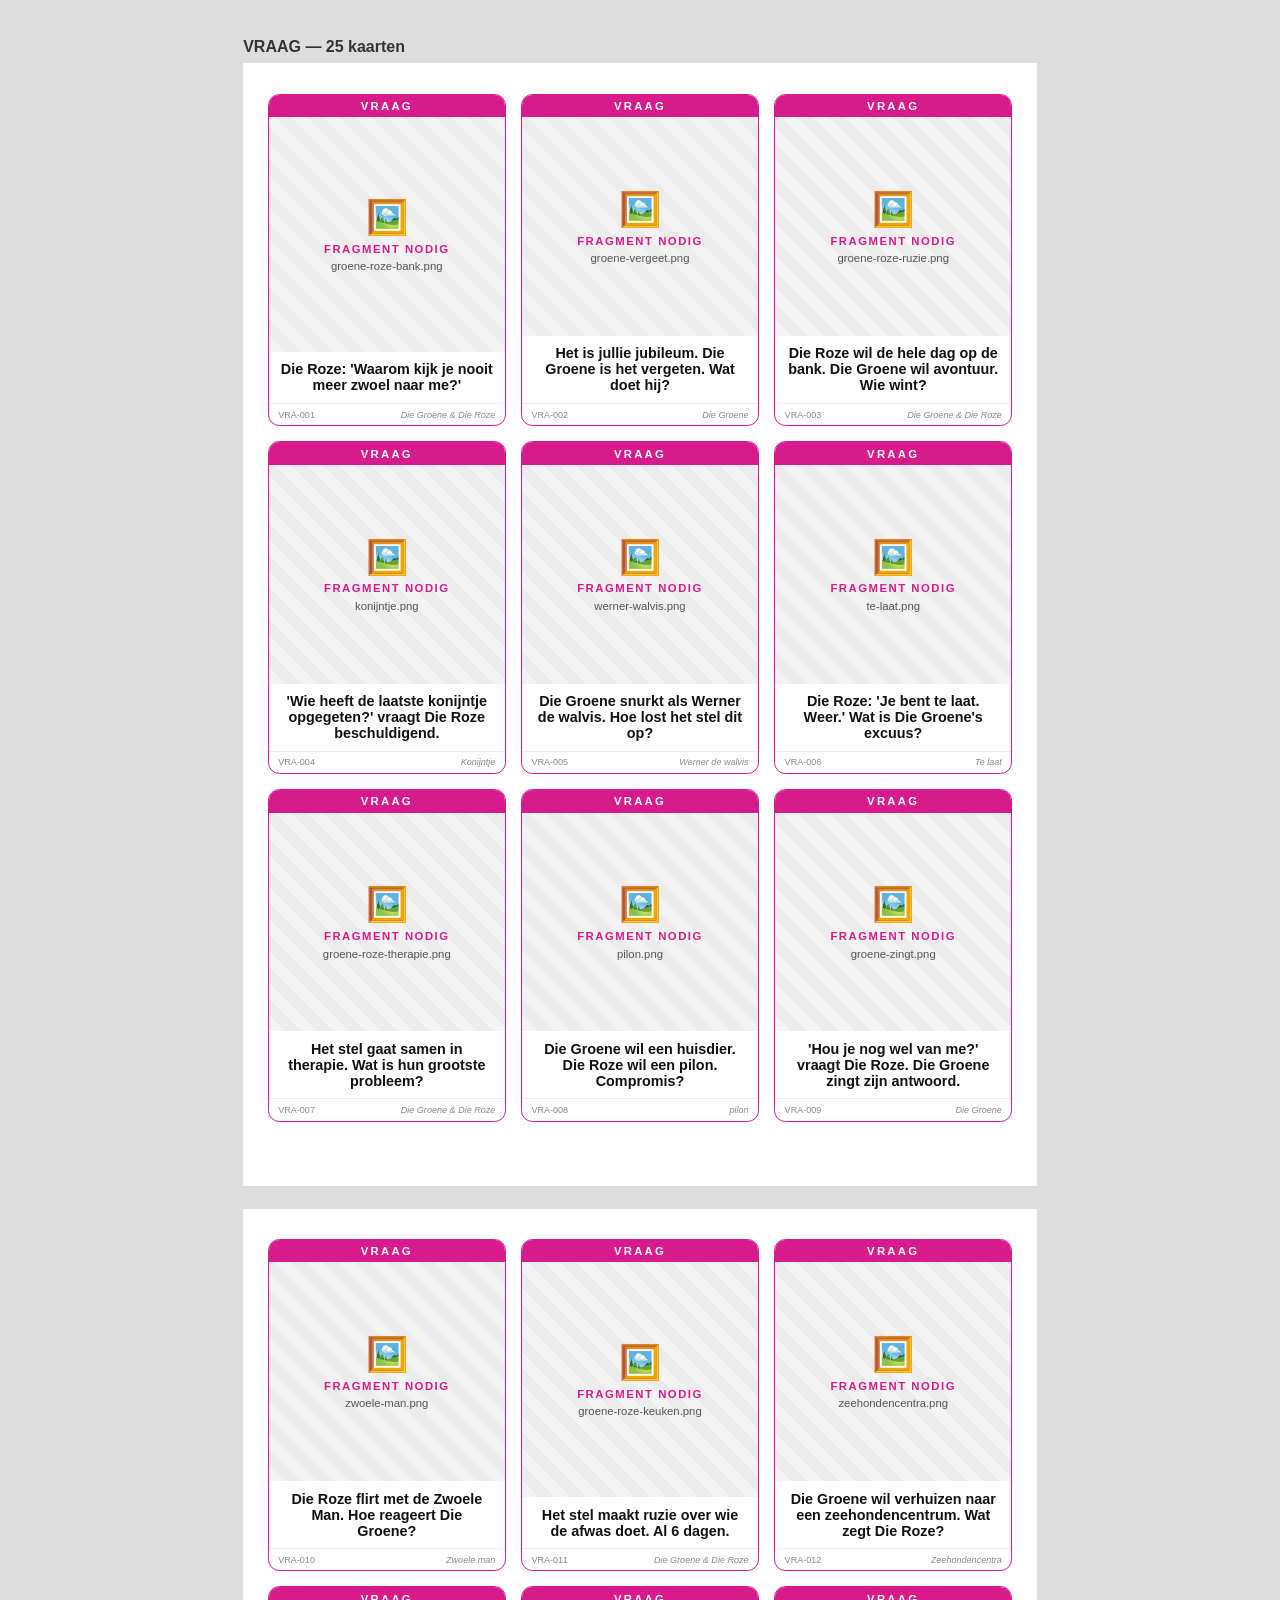
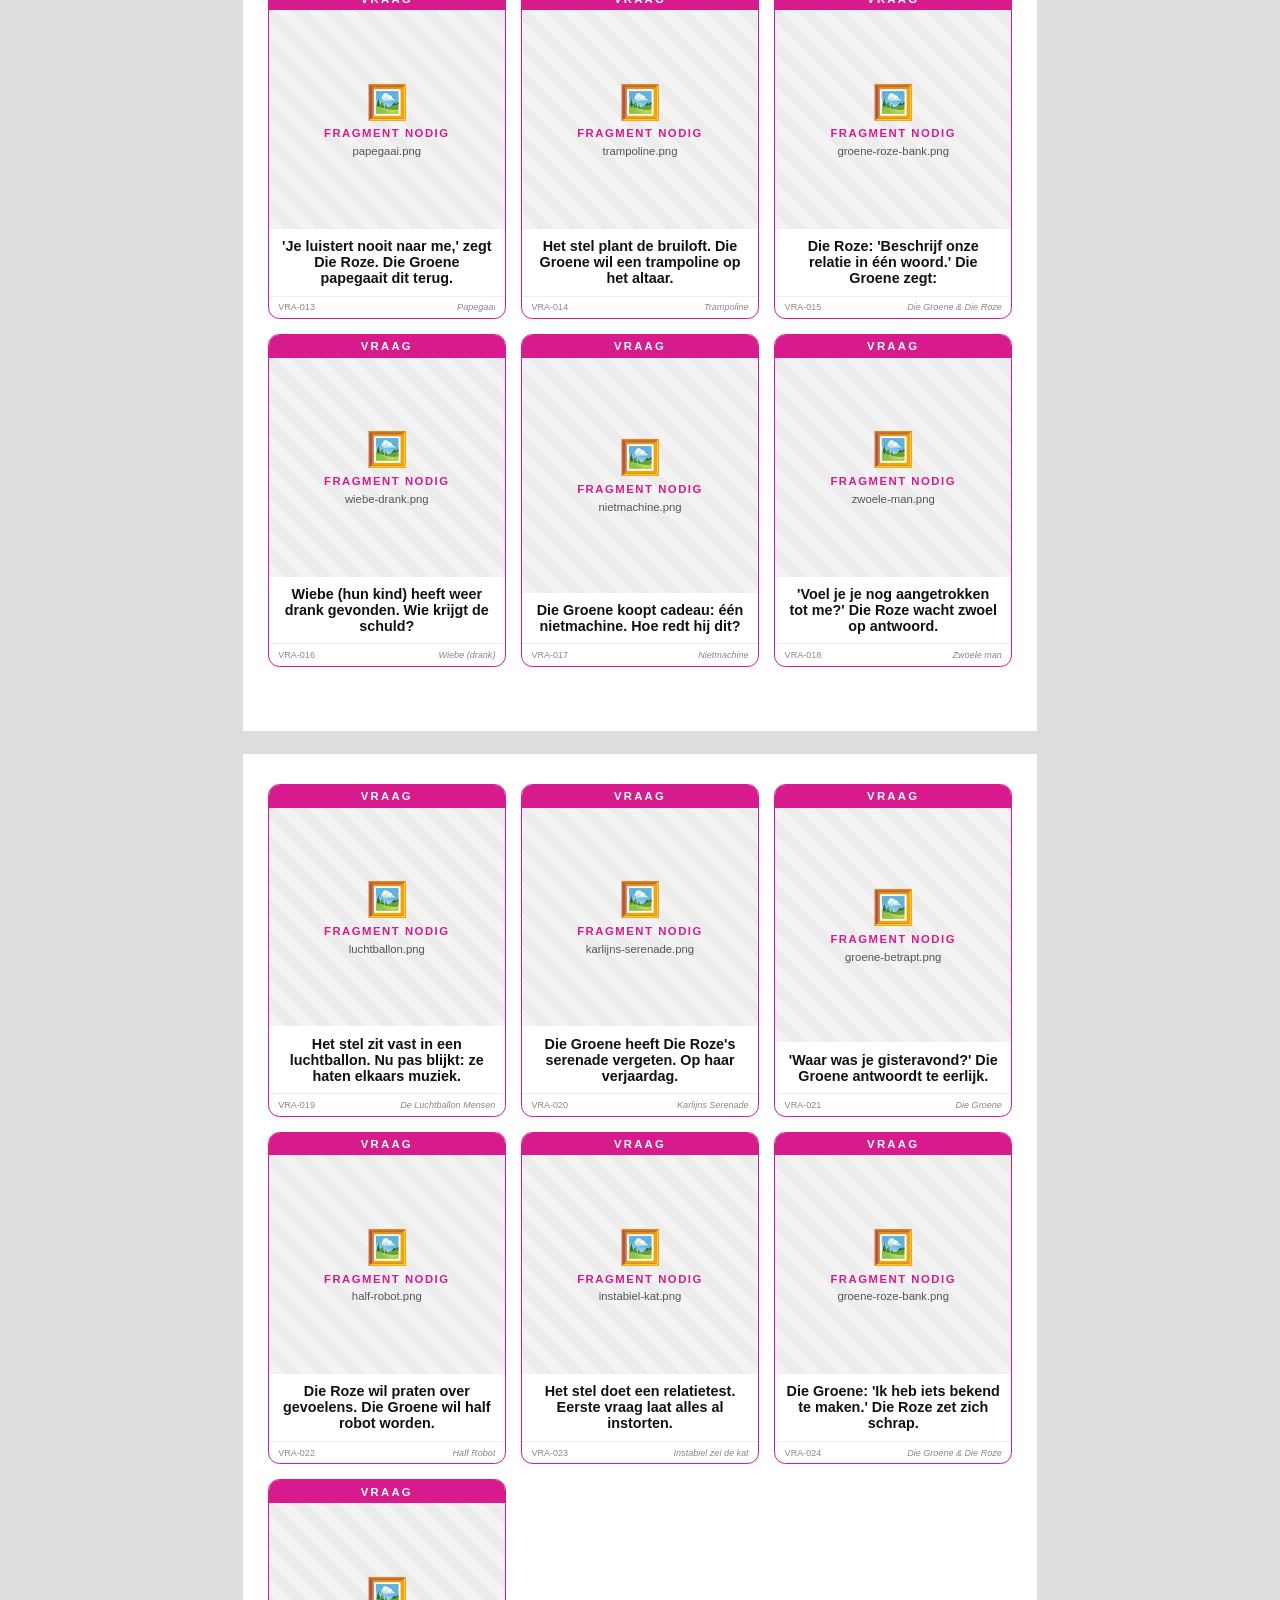
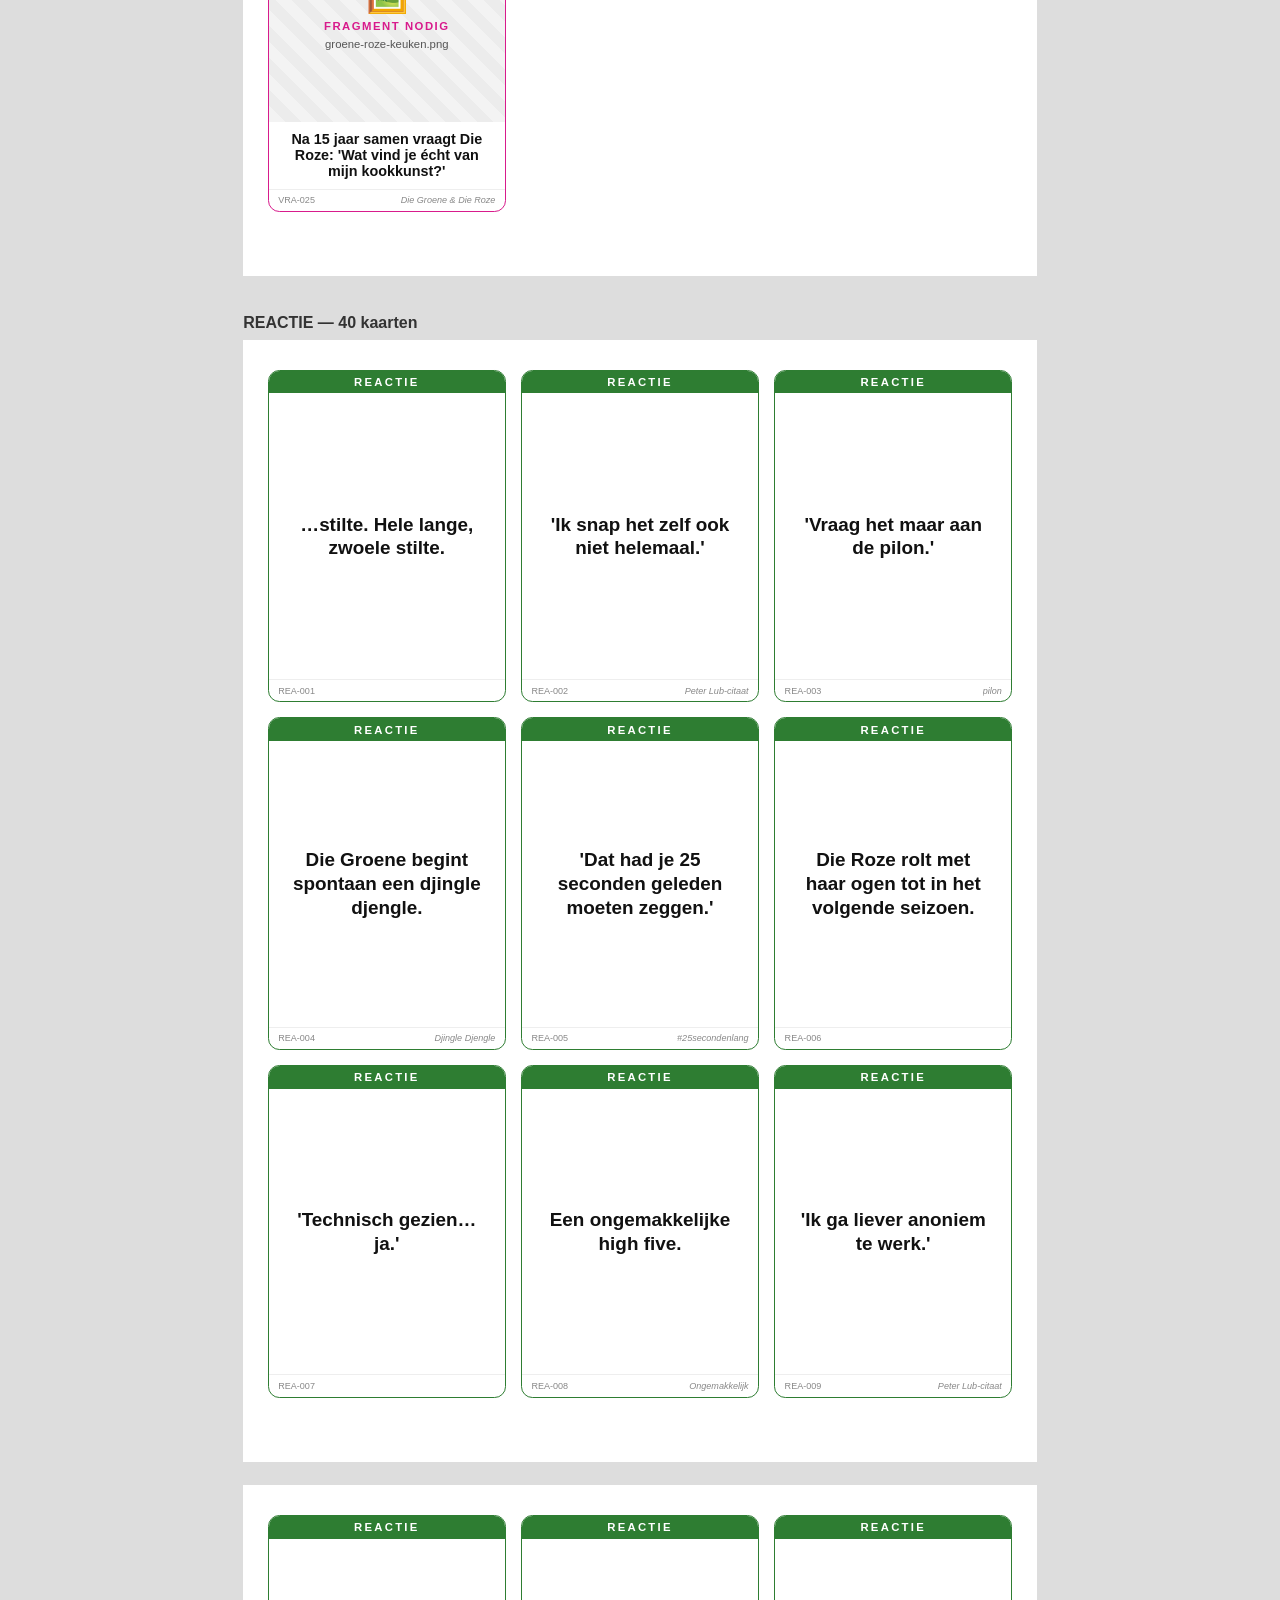
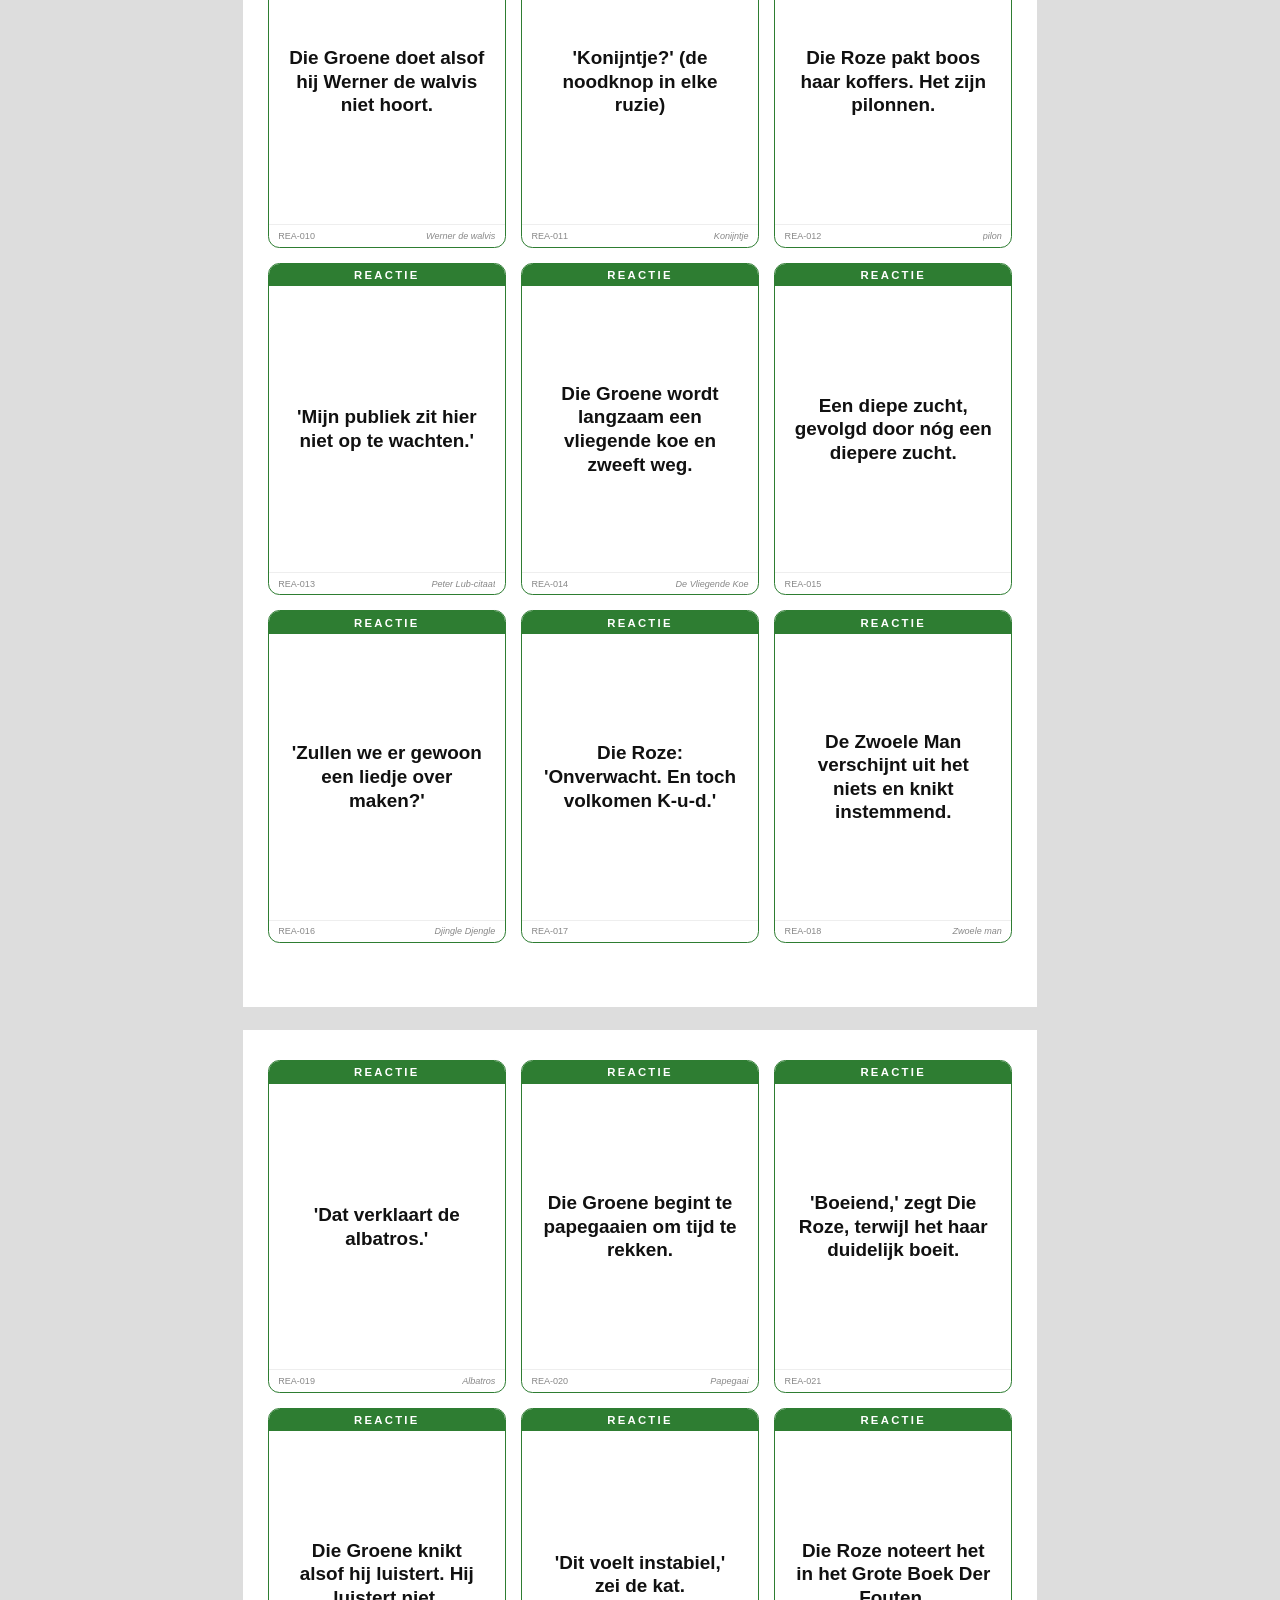
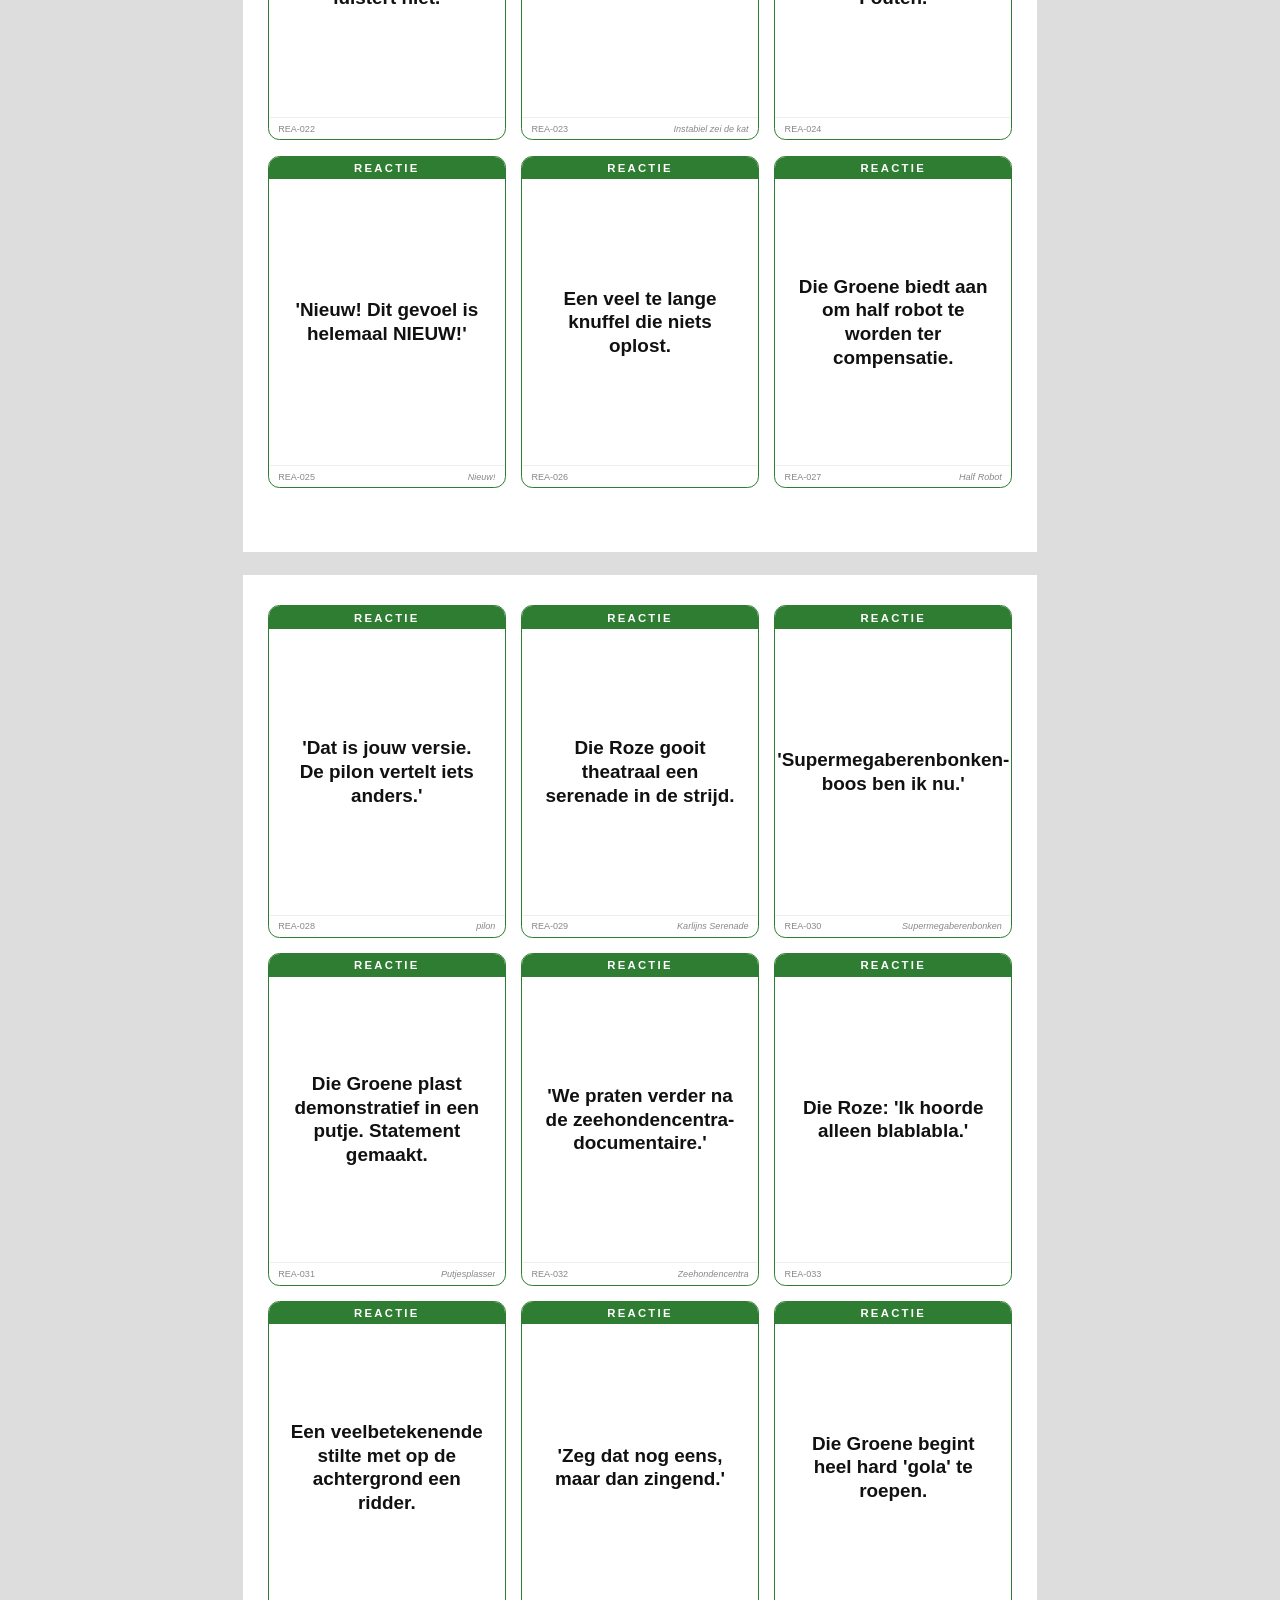
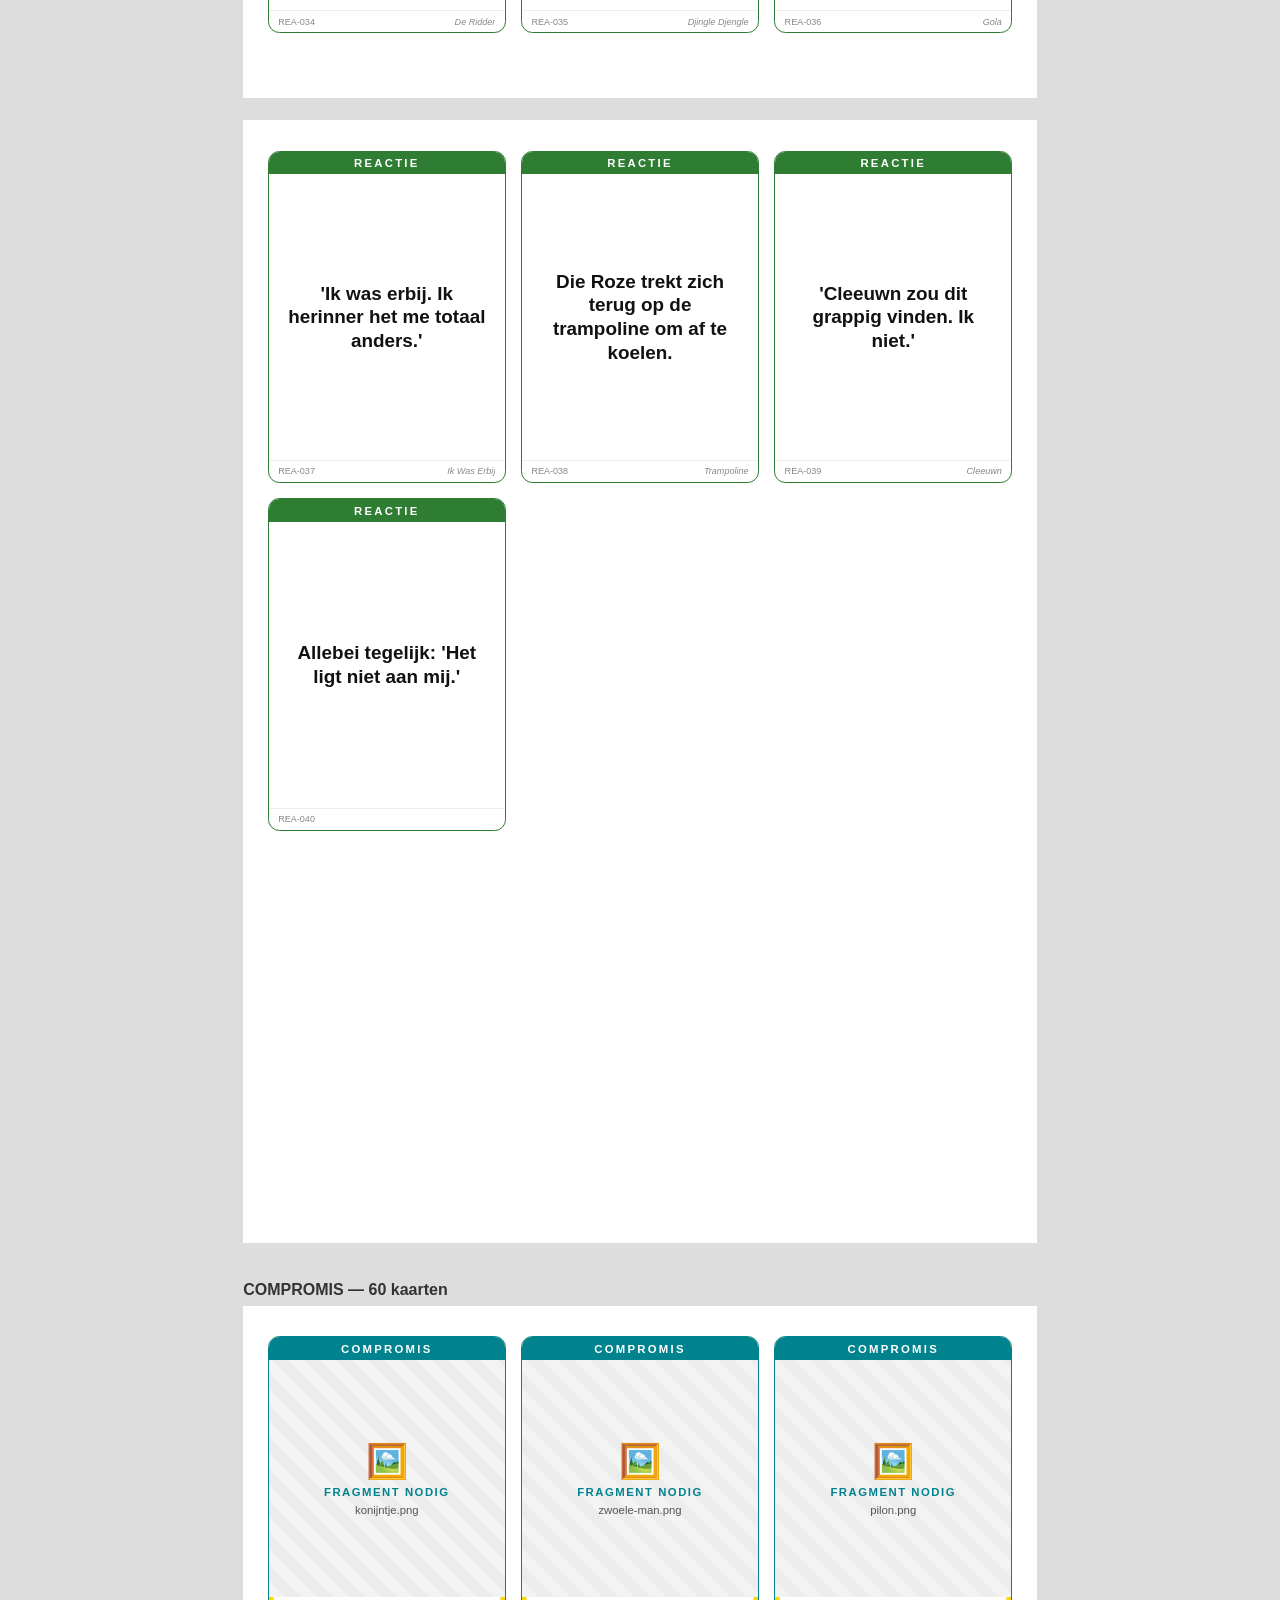
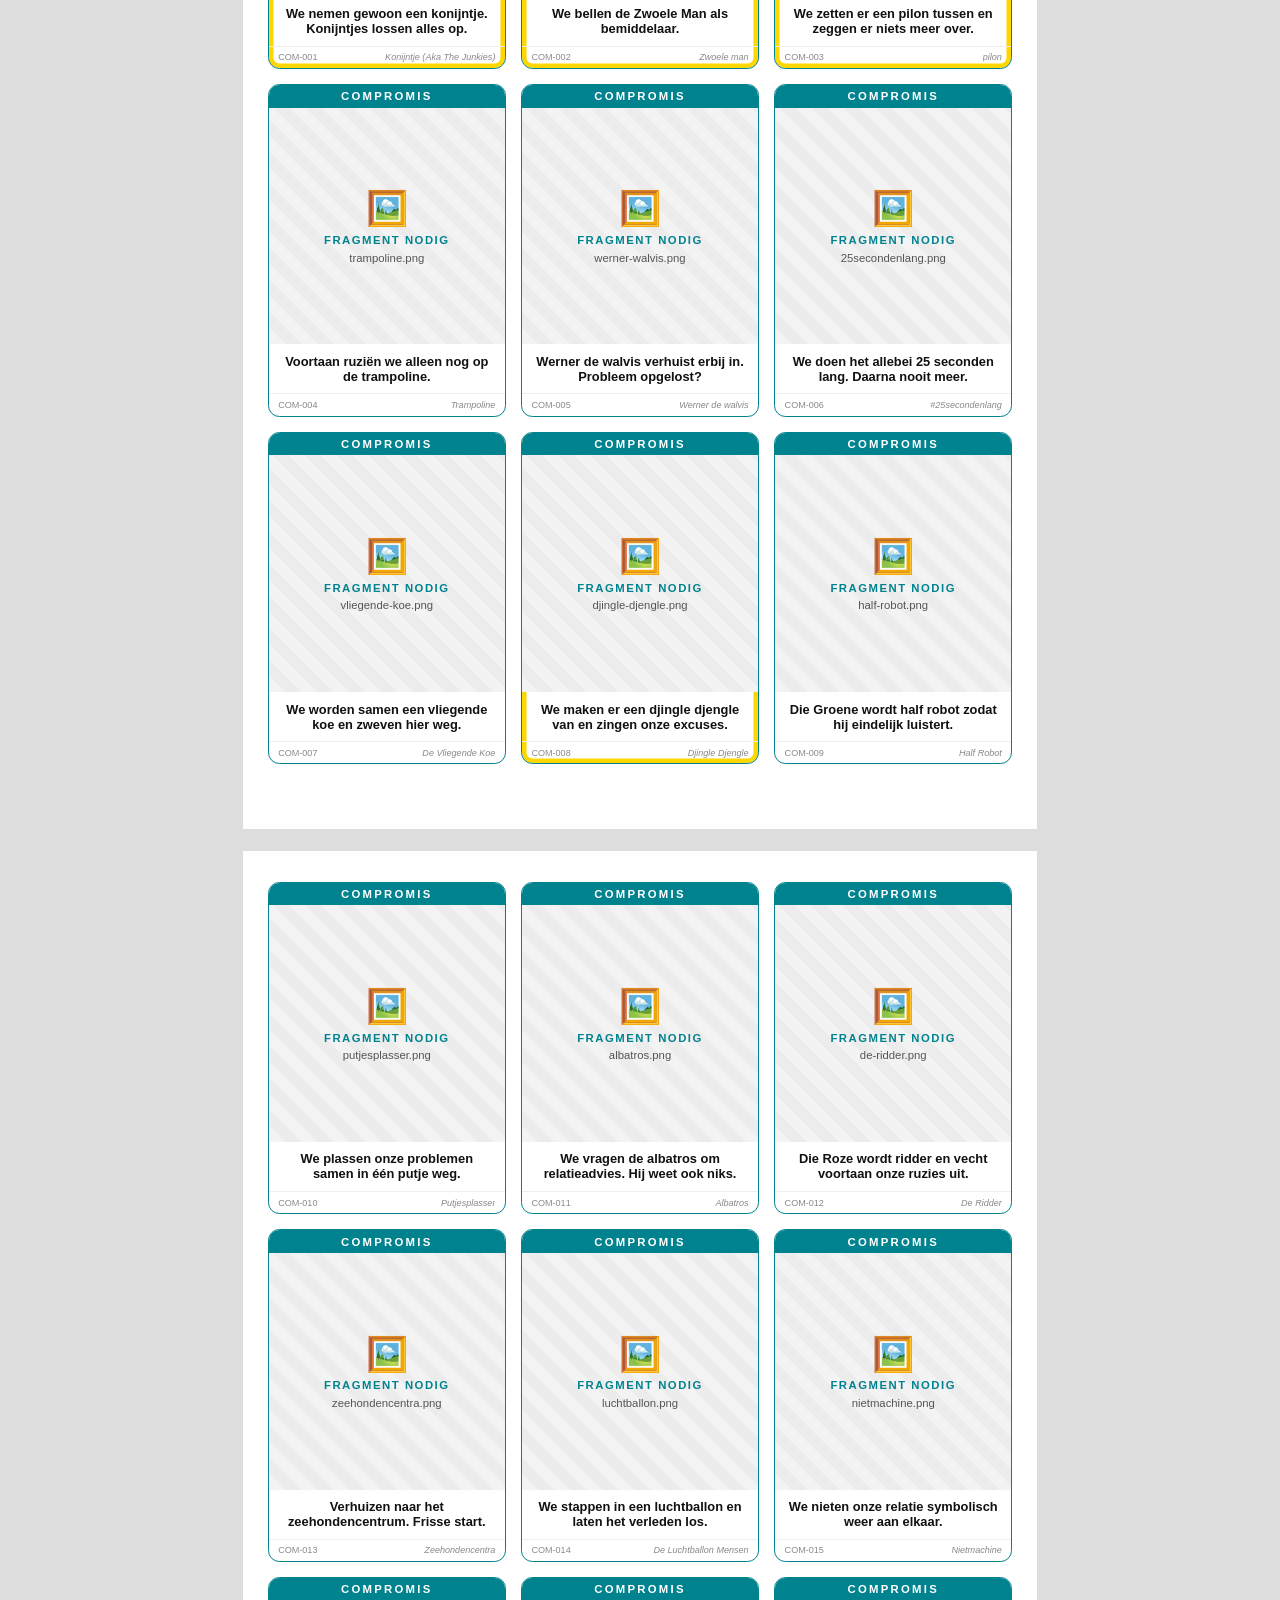
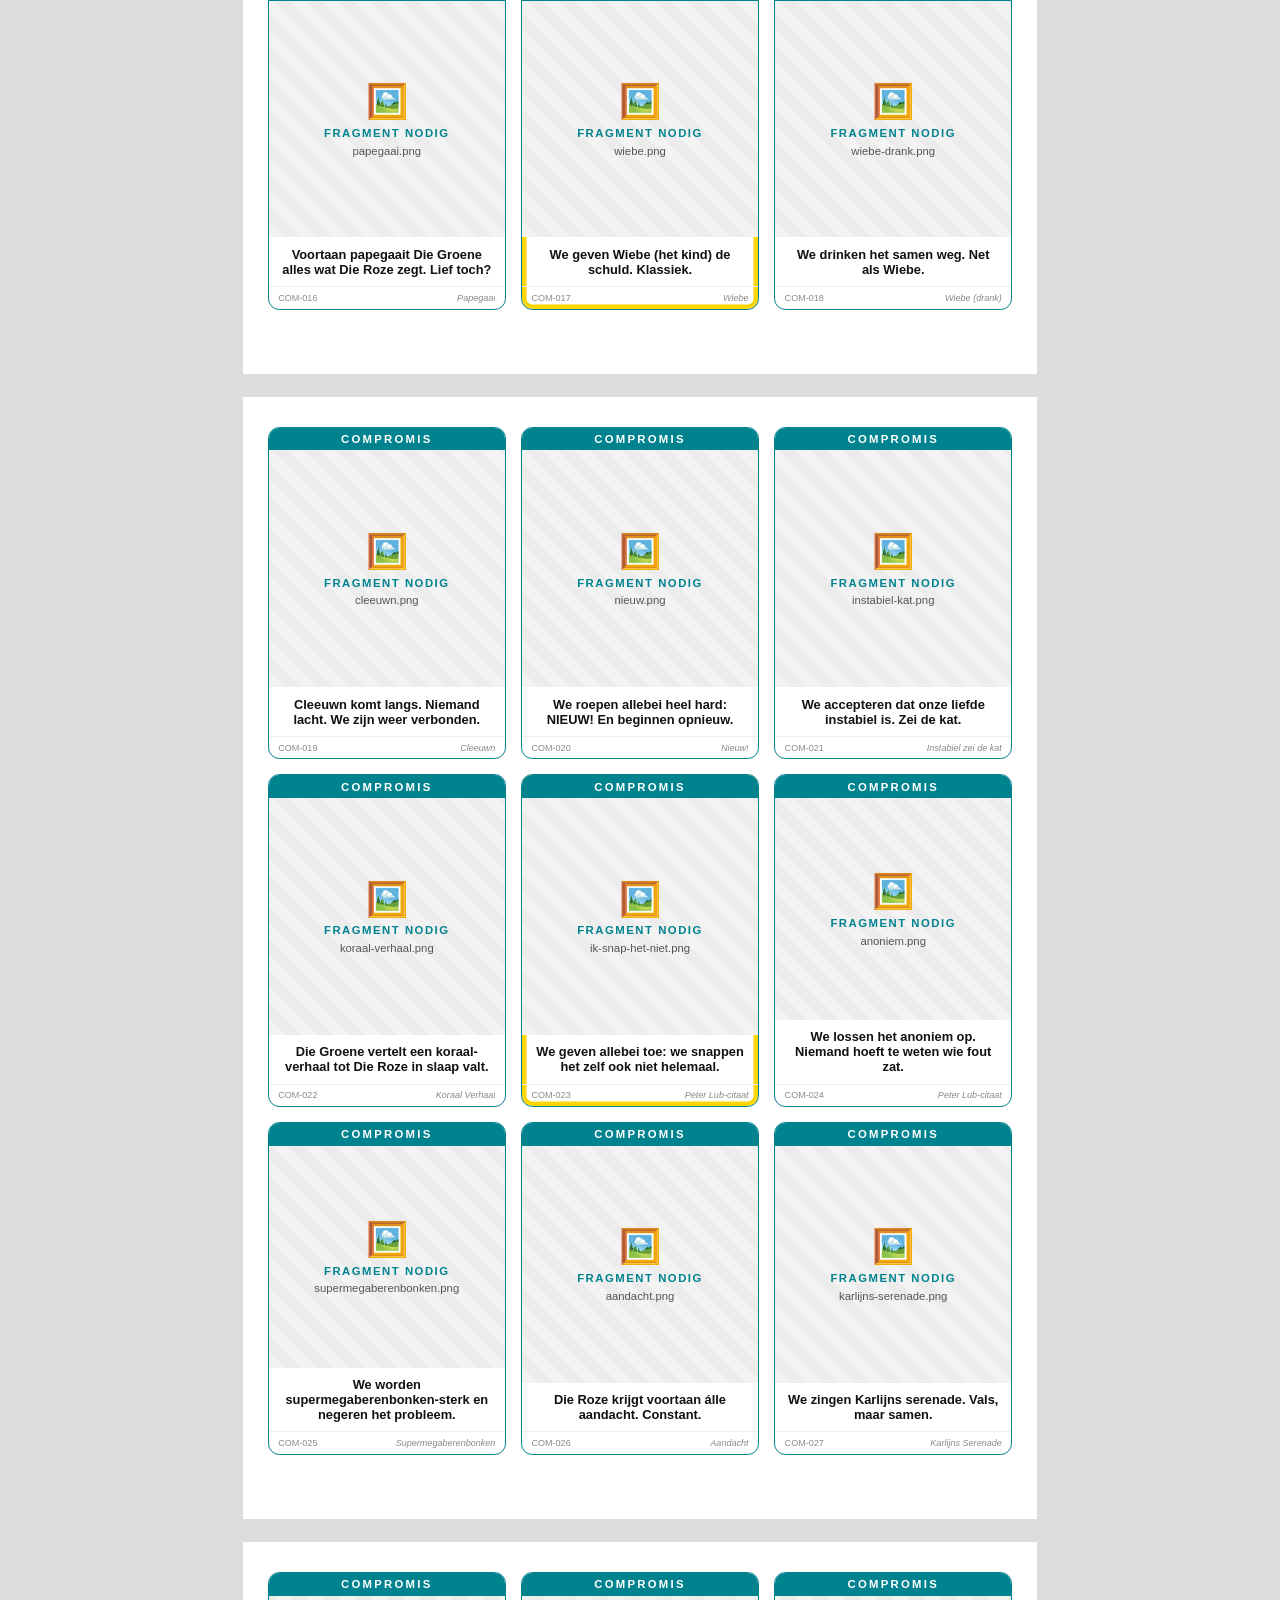
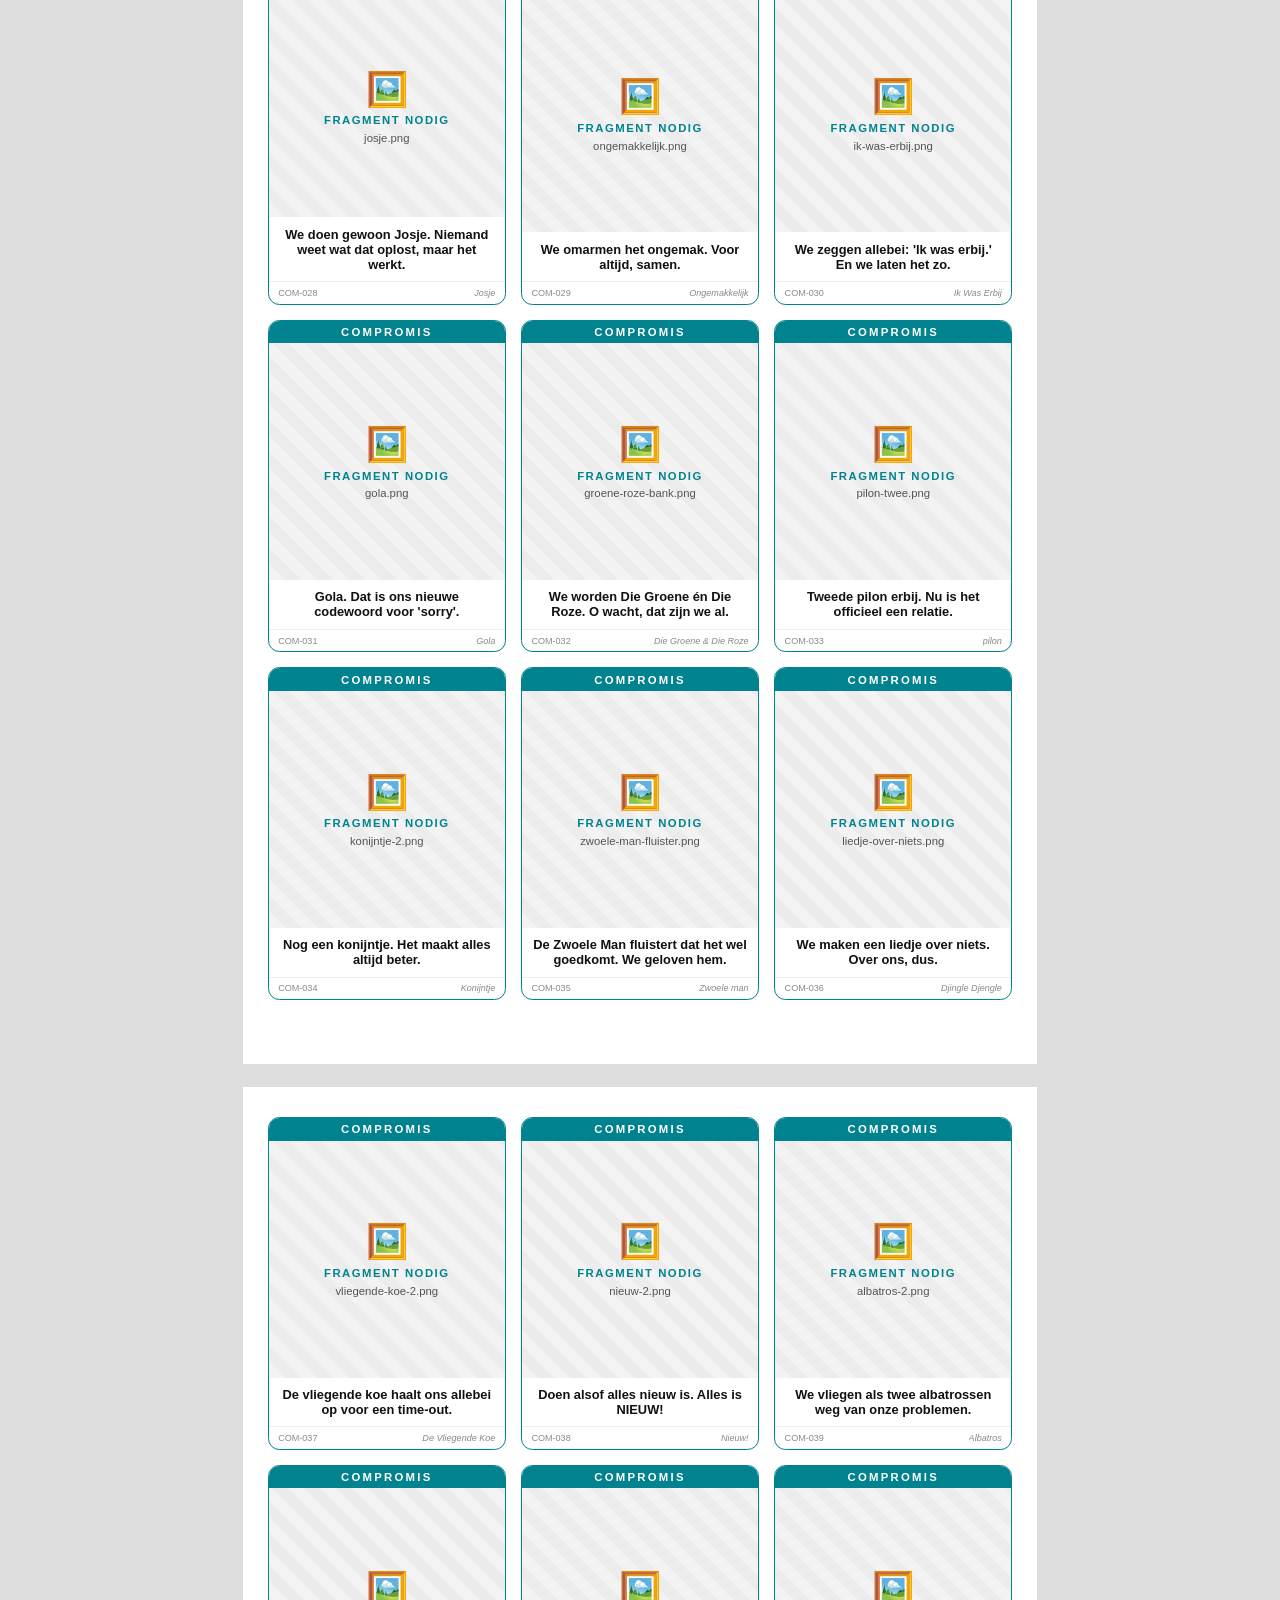
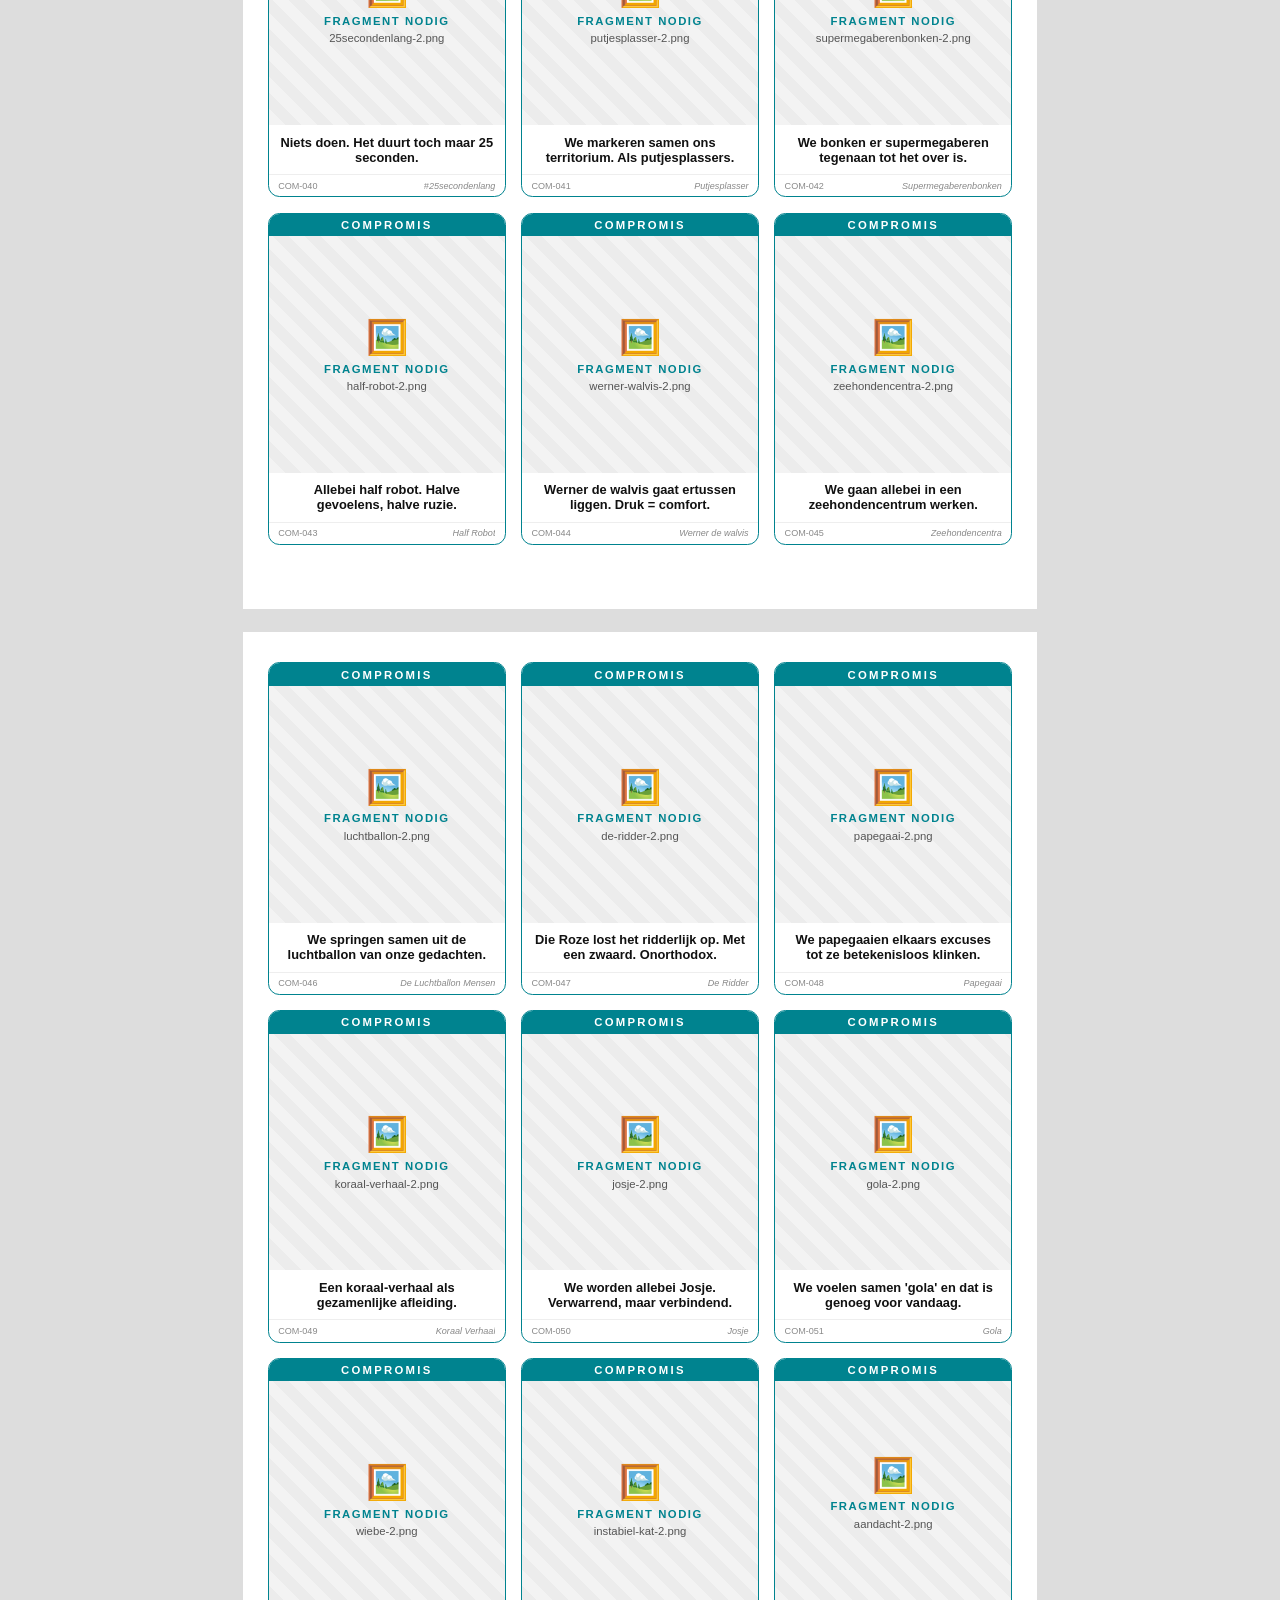
<file: kud-verschrikkelijk-stel/print/print.html>
<!DOCTYPE html><html lang='nl'><head><meta charset='utf-8'><title>KUD: Verschrikkelijk Stel — printvel</title><style>
* { box-sizing: border-box; }
body { margin: 0; background: #ddd; font-family: 'Helvetica Neue', Arial, sans-serif; }
.sheet { width: 210mm; min-height: 297mm; padding: 8mm; margin: 0 auto 6mm; background: #fff;
  display: grid; grid-template-columns: repeat(3, 63mm); grid-auto-rows: 88mm; gap: 4mm;
  justify-content: center; align-content: start; }
.section-title { width: 210mm; margin: 10mm auto 2mm; font-weight: 800; color: #333; }
.card { width: 63mm; height: 88mm; border: 0.4mm solid var(--c); border-radius: 3mm; overflow: hidden;
  display: flex; flex-direction: column; background: #fff; position: relative; page-break-inside: avoid; }
.card.golden { box-shadow: inset 0 0 0 1.2mm gold; }
.band { background: var(--c); color: #fff; font-weight: 800; font-size: 3mm; letter-spacing: 0.6mm;
  padding: 1.4mm 2.5mm; text-align: center; }
.art { flex: 1; display: flex; align-items: center; justify-content: center; overflow: hidden; background:#fafafa; }
.art img { width: 100%; height: 100%; object-fit: cover; }
.art.placeholder { flex-direction: column; gap: 1.5mm; color: var(--c); text-align: center; padding: 3mm;
  background: repeating-linear-gradient(45deg, #f3f3f3, #f3f3f3 3mm, #ececec 3mm, #ececec 6mm); }
.ph-icon { font-size: 9mm; } .ph-text { font-weight: 800; font-size: 3mm; letter-spacing: 0.4mm; }
.ph-name { font-size: 3mm; color: #555; word-break: break-all; }
.art.textcard { padding: 5mm; background: #fff; }
.bigtext { font-size: 5mm; font-weight: 700; color: #111; line-height: 1.25; text-align: center; }
.caption { padding: 2.5mm 3mm; font-size: 3.4mm; font-weight: 600; color: #111; text-align: center; }
.caption.vraagtekst { font-size: 3.8mm; font-weight: 700; }
.caption .title { font-weight: 800; color: var(--c); margin-bottom: 1mm; }
.caption .effect { font-size: 2.9mm; font-weight: 500; color: #333; }
.footer { display: flex; justify-content: space-between; align-items: center; padding: 1.5mm 2.5mm;
  font-size: 2.4mm; color: #888; border-top: 0.2mm solid #eee; }
.bron { font-style: italic; max-width: 38mm; overflow: hidden; text-overflow: ellipsis; white-space: nowrap; }
.card.back { align-items: center; justify-content: center; background: var(--c); }
.back-inner { text-align: center; color: #fff; }
.back-logo { font-size: 16mm; font-weight: 900; letter-spacing: 1mm; }
.back-sub { font-size: 3.4mm; font-weight: 600; opacity: 0.9; }
.back-type { margin-top: 3mm; font-size: 3mm; font-weight: 800; letter-spacing: 0.6mm;
  border: 0.4mm solid #fff; border-radius: 2mm; display: inline-block; padding: 1mm 2.5mm; }
@media print { body { background: #fff; } .sheet { box-shadow: none; margin: 0 auto; page-break-after: always; }
  .section-title { page-break-before: always; } }
@page { size: A4; margin: 0; }
</style></head><body><div class='section-title'>VRAAG — 25 kaarten</div><div class='sheet'><div class="card" style="--c:#d81b8c"><div class="band">VRAAG</div><div class="art placeholder"><div class="ph-icon">🖼️</div><div class="ph-text">FRAGMENT NODIG</div><div class="ph-name">groene-roze-bank.png</div></div><div class="caption vraagtekst">Die Roze: &#x27;Waarom kijk je nooit meer zwoel naar me?&#x27;</div><div class="footer"><span class="cid">VRA-001</span><span class="bron">Die Groene &amp; Die Roze</span></div></div><div class="card" style="--c:#d81b8c"><div class="band">VRAAG</div><div class="art placeholder"><div class="ph-icon">🖼️</div><div class="ph-text">FRAGMENT NODIG</div><div class="ph-name">groene-vergeet.png</div></div><div class="caption vraagtekst">Het is jullie jubileum. Die Groene is het vergeten. Wat doet hij?</div><div class="footer"><span class="cid">VRA-002</span><span class="bron">Die Groene</span></div></div><div class="card" style="--c:#d81b8c"><div class="band">VRAAG</div><div class="art placeholder"><div class="ph-icon">🖼️</div><div class="ph-text">FRAGMENT NODIG</div><div class="ph-name">groene-roze-ruzie.png</div></div><div class="caption vraagtekst">Die Roze wil de hele dag op de bank. Die Groene wil avontuur. Wie wint?</div><div class="footer"><span class="cid">VRA-003</span><span class="bron">Die Groene &amp; Die Roze</span></div></div><div class="card" style="--c:#d81b8c"><div class="band">VRAAG</div><div class="art placeholder"><div class="ph-icon">🖼️</div><div class="ph-text">FRAGMENT NODIG</div><div class="ph-name">konijntje.png</div></div><div class="caption vraagtekst">&#x27;Wie heeft de laatste konijntje opgegeten?&#x27; vraagt Die Roze beschuldigend.</div><div class="footer"><span class="cid">VRA-004</span><span class="bron">Konijntje</span></div></div><div class="card" style="--c:#d81b8c"><div class="band">VRAAG</div><div class="art placeholder"><div class="ph-icon">🖼️</div><div class="ph-text">FRAGMENT NODIG</div><div class="ph-name">werner-walvis.png</div></div><div class="caption vraagtekst">Die Groene snurkt als Werner de walvis. Hoe lost het stel dit op?</div><div class="footer"><span class="cid">VRA-005</span><span class="bron">Werner de walvis</span></div></div><div class="card" style="--c:#d81b8c"><div class="band">VRAAG</div><div class="art placeholder"><div class="ph-icon">🖼️</div><div class="ph-text">FRAGMENT NODIG</div><div class="ph-name">te-laat.png</div></div><div class="caption vraagtekst">Die Roze: &#x27;Je bent te laat. Weer.&#x27; Wat is Die Groene&#x27;s excuus?</div><div class="footer"><span class="cid">VRA-006</span><span class="bron">Te laat</span></div></div><div class="card" style="--c:#d81b8c"><div class="band">VRAAG</div><div class="art placeholder"><div class="ph-icon">🖼️</div><div class="ph-text">FRAGMENT NODIG</div><div class="ph-name">groene-roze-therapie.png</div></div><div class="caption vraagtekst">Het stel gaat samen in therapie. Wat is hun grootste probleem?</div><div class="footer"><span class="cid">VRA-007</span><span class="bron">Die Groene &amp; Die Roze</span></div></div><div class="card" style="--c:#d81b8c"><div class="band">VRAAG</div><div class="art placeholder"><div class="ph-icon">🖼️</div><div class="ph-text">FRAGMENT NODIG</div><div class="ph-name">pilon.png</div></div><div class="caption vraagtekst">Die Groene wil een huisdier. Die Roze wil een pilon. Compromis?</div><div class="footer"><span class="cid">VRA-008</span><span class="bron">pilon</span></div></div><div class="card" style="--c:#d81b8c"><div class="band">VRAAG</div><div class="art placeholder"><div class="ph-icon">🖼️</div><div class="ph-text">FRAGMENT NODIG</div><div class="ph-name">groene-zingt.png</div></div><div class="caption vraagtekst">&#x27;Hou je nog wel van me?&#x27; vraagt Die Roze. Die Groene zingt zijn antwoord.</div><div class="footer"><span class="cid">VRA-009</span><span class="bron">Die Groene</span></div></div></div><div class='sheet'><div class="card" style="--c:#d81b8c"><div class="band">VRAAG</div><div class="art placeholder"><div class="ph-icon">🖼️</div><div class="ph-text">FRAGMENT NODIG</div><div class="ph-name">zwoele-man.png</div></div><div class="caption vraagtekst">Die Roze flirt met de Zwoele Man. Hoe reageert Die Groene?</div><div class="footer"><span class="cid">VRA-010</span><span class="bron">Zwoele man</span></div></div><div class="card" style="--c:#d81b8c"><div class="band">VRAAG</div><div class="art placeholder"><div class="ph-icon">🖼️</div><div class="ph-text">FRAGMENT NODIG</div><div class="ph-name">groene-roze-keuken.png</div></div><div class="caption vraagtekst">Het stel maakt ruzie over wie de afwas doet. Al 6 dagen.</div><div class="footer"><span class="cid">VRA-011</span><span class="bron">Die Groene &amp; Die Roze</span></div></div><div class="card" style="--c:#d81b8c"><div class="band">VRAAG</div><div class="art placeholder"><div class="ph-icon">🖼️</div><div class="ph-text">FRAGMENT NODIG</div><div class="ph-name">zeehondencentra.png</div></div><div class="caption vraagtekst">Die Groene wil verhuizen naar een zeehondencentrum. Wat zegt Die Roze?</div><div class="footer"><span class="cid">VRA-012</span><span class="bron">Zeehondencentra</span></div></div><div class="card" style="--c:#d81b8c"><div class="band">VRAAG</div><div class="art placeholder"><div class="ph-icon">🖼️</div><div class="ph-text">FRAGMENT NODIG</div><div class="ph-name">papegaai.png</div></div><div class="caption vraagtekst">&#x27;Je luistert nooit naar me,&#x27; zegt Die Roze. Die Groene papegaait dit terug.</div><div class="footer"><span class="cid">VRA-013</span><span class="bron">Papegaai</span></div></div><div class="card" style="--c:#d81b8c"><div class="band">VRAAG</div><div class="art placeholder"><div class="ph-icon">🖼️</div><div class="ph-text">FRAGMENT NODIG</div><div class="ph-name">trampoline.png</div></div><div class="caption vraagtekst">Het stel plant de bruiloft. Die Groene wil een trampoline op het altaar.</div><div class="footer"><span class="cid">VRA-014</span><span class="bron">Trampoline</span></div></div><div class="card" style="--c:#d81b8c"><div class="band">VRAAG</div><div class="art placeholder"><div class="ph-icon">🖼️</div><div class="ph-text">FRAGMENT NODIG</div><div class="ph-name">groene-roze-bank.png</div></div><div class="caption vraagtekst">Die Roze: &#x27;Beschrijf onze relatie in één woord.&#x27; Die Groene zegt:</div><div class="footer"><span class="cid">VRA-015</span><span class="bron">Die Groene &amp; Die Roze</span></div></div><div class="card" style="--c:#d81b8c"><div class="band">VRAAG</div><div class="art placeholder"><div class="ph-icon">🖼️</div><div class="ph-text">FRAGMENT NODIG</div><div class="ph-name">wiebe-drank.png</div></div><div class="caption vraagtekst">Wiebe (hun kind) heeft weer drank gevonden. Wie krijgt de schuld?</div><div class="footer"><span class="cid">VRA-016</span><span class="bron">Wiebe (drank)</span></div></div><div class="card" style="--c:#d81b8c"><div class="band">VRAAG</div><div class="art placeholder"><div class="ph-icon">🖼️</div><div class="ph-text">FRAGMENT NODIG</div><div class="ph-name">nietmachine.png</div></div><div class="caption vraagtekst">Die Groene koopt cadeau: één nietmachine. Hoe redt hij dit?</div><div class="footer"><span class="cid">VRA-017</span><span class="bron">Nietmachine</span></div></div><div class="card" style="--c:#d81b8c"><div class="band">VRAAG</div><div class="art placeholder"><div class="ph-icon">🖼️</div><div class="ph-text">FRAGMENT NODIG</div><div class="ph-name">zwoele-man.png</div></div><div class="caption vraagtekst">&#x27;Voel je je nog aangetrokken tot me?&#x27; Die Roze wacht zwoel op antwoord.</div><div class="footer"><span class="cid">VRA-018</span><span class="bron">Zwoele man</span></div></div></div><div class='sheet'><div class="card" style="--c:#d81b8c"><div class="band">VRAAG</div><div class="art placeholder"><div class="ph-icon">🖼️</div><div class="ph-text">FRAGMENT NODIG</div><div class="ph-name">luchtballon.png</div></div><div class="caption vraagtekst">Het stel zit vast in een luchtballon. Nu pas blijkt: ze haten elkaars muziek.</div><div class="footer"><span class="cid">VRA-019</span><span class="bron">De Luchtballon Mensen</span></div></div><div class="card" style="--c:#d81b8c"><div class="band">VRAAG</div><div class="art placeholder"><div class="ph-icon">🖼️</div><div class="ph-text">FRAGMENT NODIG</div><div class="ph-name">karlijns-serenade.png</div></div><div class="caption vraagtekst">Die Groene heeft Die Roze&#x27;s serenade vergeten. Op haar verjaardag.</div><div class="footer"><span class="cid">VRA-020</span><span class="bron">Karlijns Serenade</span></div></div><div class="card" style="--c:#d81b8c"><div class="band">VRAAG</div><div class="art placeholder"><div class="ph-icon">🖼️</div><div class="ph-text">FRAGMENT NODIG</div><div class="ph-name">groene-betrapt.png</div></div><div class="caption vraagtekst">&#x27;Waar was je gisteravond?&#x27; Die Groene antwoordt te eerlijk.</div><div class="footer"><span class="cid">VRA-021</span><span class="bron">Die Groene</span></div></div><div class="card" style="--c:#d81b8c"><div class="band">VRAAG</div><div class="art placeholder"><div class="ph-icon">🖼️</div><div class="ph-text">FRAGMENT NODIG</div><div class="ph-name">half-robot.png</div></div><div class="caption vraagtekst">Die Roze wil praten over gevoelens. Die Groene wil half robot worden.</div><div class="footer"><span class="cid">VRA-022</span><span class="bron">Half Robot</span></div></div><div class="card" style="--c:#d81b8c"><div class="band">VRAAG</div><div class="art placeholder"><div class="ph-icon">🖼️</div><div class="ph-text">FRAGMENT NODIG</div><div class="ph-name">instabiel-kat.png</div></div><div class="caption vraagtekst">Het stel doet een relatietest. Eerste vraag laat alles al instorten.</div><div class="footer"><span class="cid">VRA-023</span><span class="bron">Instabiel zei de kat</span></div></div><div class="card" style="--c:#d81b8c"><div class="band">VRAAG</div><div class="art placeholder"><div class="ph-icon">🖼️</div><div class="ph-text">FRAGMENT NODIG</div><div class="ph-name">groene-roze-bank.png</div></div><div class="caption vraagtekst">Die Groene: &#x27;Ik heb iets bekend te maken.&#x27; Die Roze zet zich schrap.</div><div class="footer"><span class="cid">VRA-024</span><span class="bron">Die Groene &amp; Die Roze</span></div></div><div class="card" style="--c:#d81b8c"><div class="band">VRAAG</div><div class="art placeholder"><div class="ph-icon">🖼️</div><div class="ph-text">FRAGMENT NODIG</div><div class="ph-name">groene-roze-keuken.png</div></div><div class="caption vraagtekst">Na 15 jaar samen vraagt Die Roze: &#x27;Wat vind je écht van mijn kookkunst?&#x27;</div><div class="footer"><span class="cid">VRA-025</span><span class="bron">Die Groene &amp; Die Roze</span></div></div></div><div class='section-title'>REACTIE — 40 kaarten</div><div class='sheet'><div class="card" style="--c:#2e7d32"><div class="band">REACTIE</div><div class="art textcard"><div class="bigtext">…stilte. Hele lange, zwoele stilte.</div></div><div class="footer"><span class="cid">REA-001</span></div></div><div class="card" style="--c:#2e7d32"><div class="band">REACTIE</div><div class="art textcard"><div class="bigtext">&#x27;Ik snap het zelf ook niet helemaal.&#x27;</div></div><div class="footer"><span class="cid">REA-002</span><span class="bron">Peter Lub-citaat</span></div></div><div class="card" style="--c:#2e7d32"><div class="band">REACTIE</div><div class="art textcard"><div class="bigtext">&#x27;Vraag het maar aan de pilon.&#x27;</div></div><div class="footer"><span class="cid">REA-003</span><span class="bron">pilon</span></div></div><div class="card" style="--c:#2e7d32"><div class="band">REACTIE</div><div class="art textcard"><div class="bigtext">Die Groene begint spontaan een djingle djengle.</div></div><div class="footer"><span class="cid">REA-004</span><span class="bron">Djingle Djengle</span></div></div><div class="card" style="--c:#2e7d32"><div class="band">REACTIE</div><div class="art textcard"><div class="bigtext">&#x27;Dat had je 25 seconden geleden moeten zeggen.&#x27;</div></div><div class="footer"><span class="cid">REA-005</span><span class="bron">#25secondenlang</span></div></div><div class="card" style="--c:#2e7d32"><div class="band">REACTIE</div><div class="art textcard"><div class="bigtext">Die Roze rolt met haar ogen tot in het volgende seizoen.</div></div><div class="footer"><span class="cid">REA-006</span></div></div><div class="card" style="--c:#2e7d32"><div class="band">REACTIE</div><div class="art textcard"><div class="bigtext">&#x27;Technisch gezien… ja.&#x27;</div></div><div class="footer"><span class="cid">REA-007</span></div></div><div class="card" style="--c:#2e7d32"><div class="band">REACTIE</div><div class="art textcard"><div class="bigtext">Een ongemakkelijke high five.</div></div><div class="footer"><span class="cid">REA-008</span><span class="bron">Ongemakkelijk</span></div></div><div class="card" style="--c:#2e7d32"><div class="band">REACTIE</div><div class="art textcard"><div class="bigtext">&#x27;Ik ga liever anoniem te werk.&#x27;</div></div><div class="footer"><span class="cid">REA-009</span><span class="bron">Peter Lub-citaat</span></div></div></div><div class='sheet'><div class="card" style="--c:#2e7d32"><div class="band">REACTIE</div><div class="art textcard"><div class="bigtext">Die Groene doet alsof hij Werner de walvis niet hoort.</div></div><div class="footer"><span class="cid">REA-010</span><span class="bron">Werner de walvis</span></div></div><div class="card" style="--c:#2e7d32"><div class="band">REACTIE</div><div class="art textcard"><div class="bigtext">&#x27;Konijntje?&#x27; (de noodknop in elke ruzie)</div></div><div class="footer"><span class="cid">REA-011</span><span class="bron">Konijntje</span></div></div><div class="card" style="--c:#2e7d32"><div class="band">REACTIE</div><div class="art textcard"><div class="bigtext">Die Roze pakt boos haar koffers. Het zijn pilonnen.</div></div><div class="footer"><span class="cid">REA-012</span><span class="bron">pilon</span></div></div><div class="card" style="--c:#2e7d32"><div class="band">REACTIE</div><div class="art textcard"><div class="bigtext">&#x27;Mijn publiek zit hier niet op te wachten.&#x27;</div></div><div class="footer"><span class="cid">REA-013</span><span class="bron">Peter Lub-citaat</span></div></div><div class="card" style="--c:#2e7d32"><div class="band">REACTIE</div><div class="art textcard"><div class="bigtext">Die Groene wordt langzaam een vliegende koe en zweeft weg.</div></div><div class="footer"><span class="cid">REA-014</span><span class="bron">De Vliegende Koe</span></div></div><div class="card" style="--c:#2e7d32"><div class="band">REACTIE</div><div class="art textcard"><div class="bigtext">Een diepe zucht, gevolgd door nóg een diepere zucht.</div></div><div class="footer"><span class="cid">REA-015</span></div></div><div class="card" style="--c:#2e7d32"><div class="band">REACTIE</div><div class="art textcard"><div class="bigtext">&#x27;Zullen we er gewoon een liedje over maken?&#x27;</div></div><div class="footer"><span class="cid">REA-016</span><span class="bron">Djingle Djengle</span></div></div><div class="card" style="--c:#2e7d32"><div class="band">REACTIE</div><div class="art textcard"><div class="bigtext">Die Roze: &#x27;Onverwacht. En toch volkomen K-u-d.&#x27;</div></div><div class="footer"><span class="cid">REA-017</span></div></div><div class="card" style="--c:#2e7d32"><div class="band">REACTIE</div><div class="art textcard"><div class="bigtext">De Zwoele Man verschijnt uit het niets en knikt instemmend.</div></div><div class="footer"><span class="cid">REA-018</span><span class="bron">Zwoele man</span></div></div></div><div class='sheet'><div class="card" style="--c:#2e7d32"><div class="band">REACTIE</div><div class="art textcard"><div class="bigtext">&#x27;Dat verklaart de albatros.&#x27;</div></div><div class="footer"><span class="cid">REA-019</span><span class="bron">Albatros</span></div></div><div class="card" style="--c:#2e7d32"><div class="band">REACTIE</div><div class="art textcard"><div class="bigtext">Die Groene begint te papegaaien om tijd te rekken.</div></div><div class="footer"><span class="cid">REA-020</span><span class="bron">Papegaai</span></div></div><div class="card" style="--c:#2e7d32"><div class="band">REACTIE</div><div class="art textcard"><div class="bigtext">&#x27;Boeiend,&#x27; zegt Die Roze, terwijl het haar duidelijk boeit.</div></div><div class="footer"><span class="cid">REA-021</span></div></div><div class="card" style="--c:#2e7d32"><div class="band">REACTIE</div><div class="art textcard"><div class="bigtext">Die Groene knikt alsof hij luistert. Hij luistert niet.</div></div><div class="footer"><span class="cid">REA-022</span></div></div><div class="card" style="--c:#2e7d32"><div class="band">REACTIE</div><div class="art textcard"><div class="bigtext">&#x27;Dit voelt instabiel,&#x27; zei de kat.</div></div><div class="footer"><span class="cid">REA-023</span><span class="bron">Instabiel zei de kat</span></div></div><div class="card" style="--c:#2e7d32"><div class="band">REACTIE</div><div class="art textcard"><div class="bigtext">Die Roze noteert het in het Grote Boek Der Fouten.</div></div><div class="footer"><span class="cid">REA-024</span></div></div><div class="card" style="--c:#2e7d32"><div class="band">REACTIE</div><div class="art textcard"><div class="bigtext">&#x27;Nieuw! Dit gevoel is helemaal NIEUW!&#x27;</div></div><div class="footer"><span class="cid">REA-025</span><span class="bron">Nieuw!</span></div></div><div class="card" style="--c:#2e7d32"><div class="band">REACTIE</div><div class="art textcard"><div class="bigtext">Een veel te lange knuffel die niets oplost.</div></div><div class="footer"><span class="cid">REA-026</span></div></div><div class="card" style="--c:#2e7d32"><div class="band">REACTIE</div><div class="art textcard"><div class="bigtext">Die Groene biedt aan om half robot te worden ter compensatie.</div></div><div class="footer"><span class="cid">REA-027</span><span class="bron">Half Robot</span></div></div></div><div class='sheet'><div class="card" style="--c:#2e7d32"><div class="band">REACTIE</div><div class="art textcard"><div class="bigtext">&#x27;Dat is jouw versie. De pilon vertelt iets anders.&#x27;</div></div><div class="footer"><span class="cid">REA-028</span><span class="bron">pilon</span></div></div><div class="card" style="--c:#2e7d32"><div class="band">REACTIE</div><div class="art textcard"><div class="bigtext">Die Roze gooit theatraal een serenade in de strijd.</div></div><div class="footer"><span class="cid">REA-029</span><span class="bron">Karlijns Serenade</span></div></div><div class="card" style="--c:#2e7d32"><div class="band">REACTIE</div><div class="art textcard"><div class="bigtext">&#x27;Supermegaberenbonken-boos ben ik nu.&#x27;</div></div><div class="footer"><span class="cid">REA-030</span><span class="bron">Supermegaberenbonken</span></div></div><div class="card" style="--c:#2e7d32"><div class="band">REACTIE</div><div class="art textcard"><div class="bigtext">Die Groene plast demonstratief in een putje. Statement gemaakt.</div></div><div class="footer"><span class="cid">REA-031</span><span class="bron">Putjesplasser</span></div></div><div class="card" style="--c:#2e7d32"><div class="band">REACTIE</div><div class="art textcard"><div class="bigtext">&#x27;We praten verder na de zeehondencentra-documentaire.&#x27;</div></div><div class="footer"><span class="cid">REA-032</span><span class="bron">Zeehondencentra</span></div></div><div class="card" style="--c:#2e7d32"><div class="band">REACTIE</div><div class="art textcard"><div class="bigtext">Die Roze: &#x27;Ik hoorde alleen blablabla.&#x27;</div></div><div class="footer"><span class="cid">REA-033</span></div></div><div class="card" style="--c:#2e7d32"><div class="band">REACTIE</div><div class="art textcard"><div class="bigtext">Een veelbetekenende stilte met op de achtergrond een ridder.</div></div><div class="footer"><span class="cid">REA-034</span><span class="bron">De Ridder</span></div></div><div class="card" style="--c:#2e7d32"><div class="band">REACTIE</div><div class="art textcard"><div class="bigtext">&#x27;Zeg dat nog eens, maar dan zingend.&#x27;</div></div><div class="footer"><span class="cid">REA-035</span><span class="bron">Djingle Djengle</span></div></div><div class="card" style="--c:#2e7d32"><div class="band">REACTIE</div><div class="art textcard"><div class="bigtext">Die Groene begint heel hard &#x27;gola&#x27; te roepen.</div></div><div class="footer"><span class="cid">REA-036</span><span class="bron">Gola</span></div></div></div><div class='sheet'><div class="card" style="--c:#2e7d32"><div class="band">REACTIE</div><div class="art textcard"><div class="bigtext">&#x27;Ik was erbij. Ik herinner het me totaal anders.&#x27;</div></div><div class="footer"><span class="cid">REA-037</span><span class="bron">Ik Was Erbij</span></div></div><div class="card" style="--c:#2e7d32"><div class="band">REACTIE</div><div class="art textcard"><div class="bigtext">Die Roze trekt zich terug op de trampoline om af te koelen.</div></div><div class="footer"><span class="cid">REA-038</span><span class="bron">Trampoline</span></div></div><div class="card" style="--c:#2e7d32"><div class="band">REACTIE</div><div class="art textcard"><div class="bigtext">&#x27;Cleeuwn zou dit grappig vinden. Ik niet.&#x27;</div></div><div class="footer"><span class="cid">REA-039</span><span class="bron">Cleeuwn</span></div></div><div class="card" style="--c:#2e7d32"><div class="band">REACTIE</div><div class="art textcard"><div class="bigtext">Allebei tegelijk: &#x27;Het ligt niet aan mij.&#x27;</div></div><div class="footer"><span class="cid">REA-040</span></div></div></div><div class='section-title'>COMPROMIS — 60 kaarten</div><div class='sheet'><div class="card golden" style="--c:#00838f"><div class="band">COMPROMIS</div><div class="art placeholder"><div class="ph-icon">🖼️</div><div class="ph-text">FRAGMENT NODIG</div><div class="ph-name">konijntje.png</div></div><div class="caption">We nemen gewoon een konijntje. Konijntjes lossen alles op.</div><div class="footer"><span class="cid">COM-001</span><span class="bron">Konijntje (Aka The Junkies)</span></div></div><div class="card golden" style="--c:#00838f"><div class="band">COMPROMIS</div><div class="art placeholder"><div class="ph-icon">🖼️</div><div class="ph-text">FRAGMENT NODIG</div><div class="ph-name">zwoele-man.png</div></div><div class="caption">We bellen de Zwoele Man als bemiddelaar.</div><div class="footer"><span class="cid">COM-002</span><span class="bron">Zwoele man</span></div></div><div class="card golden" style="--c:#00838f"><div class="band">COMPROMIS</div><div class="art placeholder"><div class="ph-icon">🖼️</div><div class="ph-text">FRAGMENT NODIG</div><div class="ph-name">pilon.png</div></div><div class="caption">We zetten er een pilon tussen en zeggen er niets meer over.</div><div class="footer"><span class="cid">COM-003</span><span class="bron">pilon</span></div></div><div class="card" style="--c:#00838f"><div class="band">COMPROMIS</div><div class="art placeholder"><div class="ph-icon">🖼️</div><div class="ph-text">FRAGMENT NODIG</div><div class="ph-name">trampoline.png</div></div><div class="caption">Voortaan ruziën we alleen nog op de trampoline.</div><div class="footer"><span class="cid">COM-004</span><span class="bron">Trampoline</span></div></div><div class="card" style="--c:#00838f"><div class="band">COMPROMIS</div><div class="art placeholder"><div class="ph-icon">🖼️</div><div class="ph-text">FRAGMENT NODIG</div><div class="ph-name">werner-walvis.png</div></div><div class="caption">Werner de walvis verhuist erbij in. Probleem opgelost?</div><div class="footer"><span class="cid">COM-005</span><span class="bron">Werner de walvis</span></div></div><div class="card" style="--c:#00838f"><div class="band">COMPROMIS</div><div class="art placeholder"><div class="ph-icon">🖼️</div><div class="ph-text">FRAGMENT NODIG</div><div class="ph-name">25secondenlang.png</div></div><div class="caption">We doen het allebei 25 seconden lang. Daarna nooit meer.</div><div class="footer"><span class="cid">COM-006</span><span class="bron">#25secondenlang</span></div></div><div class="card" style="--c:#00838f"><div class="band">COMPROMIS</div><div class="art placeholder"><div class="ph-icon">🖼️</div><div class="ph-text">FRAGMENT NODIG</div><div class="ph-name">vliegende-koe.png</div></div><div class="caption">We worden samen een vliegende koe en zweven hier weg.</div><div class="footer"><span class="cid">COM-007</span><span class="bron">De Vliegende Koe</span></div></div><div class="card golden" style="--c:#00838f"><div class="band">COMPROMIS</div><div class="art placeholder"><div class="ph-icon">🖼️</div><div class="ph-text">FRAGMENT NODIG</div><div class="ph-name">djingle-djengle.png</div></div><div class="caption">We maken er een djingle djengle van en zingen onze excuses.</div><div class="footer"><span class="cid">COM-008</span><span class="bron">Djingle Djengle</span></div></div><div class="card" style="--c:#00838f"><div class="band">COMPROMIS</div><div class="art placeholder"><div class="ph-icon">🖼️</div><div class="ph-text">FRAGMENT NODIG</div><div class="ph-name">half-robot.png</div></div><div class="caption">Die Groene wordt half robot zodat hij eindelijk luistert.</div><div class="footer"><span class="cid">COM-009</span><span class="bron">Half Robot</span></div></div></div><div class='sheet'><div class="card" style="--c:#00838f"><div class="band">COMPROMIS</div><div class="art placeholder"><div class="ph-icon">🖼️</div><div class="ph-text">FRAGMENT NODIG</div><div class="ph-name">putjesplasser.png</div></div><div class="caption">We plassen onze problemen samen in één putje weg.</div><div class="footer"><span class="cid">COM-010</span><span class="bron">Putjesplasser</span></div></div><div class="card" style="--c:#00838f"><div class="band">COMPROMIS</div><div class="art placeholder"><div class="ph-icon">🖼️</div><div class="ph-text">FRAGMENT NODIG</div><div class="ph-name">albatros.png</div></div><div class="caption">We vragen de albatros om relatieadvies. Hij weet ook niks.</div><div class="footer"><span class="cid">COM-011</span><span class="bron">Albatros</span></div></div><div class="card" style="--c:#00838f"><div class="band">COMPROMIS</div><div class="art placeholder"><div class="ph-icon">🖼️</div><div class="ph-text">FRAGMENT NODIG</div><div class="ph-name">de-ridder.png</div></div><div class="caption">Die Roze wordt ridder en vecht voortaan onze ruzies uit.</div><div class="footer"><span class="cid">COM-012</span><span class="bron">De Ridder</span></div></div><div class="card" style="--c:#00838f"><div class="band">COMPROMIS</div><div class="art placeholder"><div class="ph-icon">🖼️</div><div class="ph-text">FRAGMENT NODIG</div><div class="ph-name">zeehondencentra.png</div></div><div class="caption">Verhuizen naar het zeehondencentrum. Frisse start.</div><div class="footer"><span class="cid">COM-013</span><span class="bron">Zeehondencentra</span></div></div><div class="card" style="--c:#00838f"><div class="band">COMPROMIS</div><div class="art placeholder"><div class="ph-icon">🖼️</div><div class="ph-text">FRAGMENT NODIG</div><div class="ph-name">luchtballon.png</div></div><div class="caption">We stappen in een luchtballon en laten het verleden los.</div><div class="footer"><span class="cid">COM-014</span><span class="bron">De Luchtballon Mensen</span></div></div><div class="card" style="--c:#00838f"><div class="band">COMPROMIS</div><div class="art placeholder"><div class="ph-icon">🖼️</div><div class="ph-text">FRAGMENT NODIG</div><div class="ph-name">nietmachine.png</div></div><div class="caption">We nieten onze relatie symbolisch weer aan elkaar.</div><div class="footer"><span class="cid">COM-015</span><span class="bron">Nietmachine</span></div></div><div class="card" style="--c:#00838f"><div class="band">COMPROMIS</div><div class="art placeholder"><div class="ph-icon">🖼️</div><div class="ph-text">FRAGMENT NODIG</div><div class="ph-name">papegaai.png</div></div><div class="caption">Voortaan papegaait Die Groene alles wat Die Roze zegt. Lief toch?</div><div class="footer"><span class="cid">COM-016</span><span class="bron">Papegaai</span></div></div><div class="card golden" style="--c:#00838f"><div class="band">COMPROMIS</div><div class="art placeholder"><div class="ph-icon">🖼️</div><div class="ph-text">FRAGMENT NODIG</div><div class="ph-name">wiebe.png</div></div><div class="caption">We geven Wiebe (het kind) de schuld. Klassiek.</div><div class="footer"><span class="cid">COM-017</span><span class="bron">Wiebe</span></div></div><div class="card" style="--c:#00838f"><div class="band">COMPROMIS</div><div class="art placeholder"><div class="ph-icon">🖼️</div><div class="ph-text">FRAGMENT NODIG</div><div class="ph-name">wiebe-drank.png</div></div><div class="caption">We drinken het samen weg. Net als Wiebe.</div><div class="footer"><span class="cid">COM-018</span><span class="bron">Wiebe (drank)</span></div></div></div><div class='sheet'><div class="card" style="--c:#00838f"><div class="band">COMPROMIS</div><div class="art placeholder"><div class="ph-icon">🖼️</div><div class="ph-text">FRAGMENT NODIG</div><div class="ph-name">cleeuwn.png</div></div><div class="caption">Cleeuwn komt langs. Niemand lacht. We zijn weer verbonden.</div><div class="footer"><span class="cid">COM-019</span><span class="bron">Cleeuwn</span></div></div><div class="card" style="--c:#00838f"><div class="band">COMPROMIS</div><div class="art placeholder"><div class="ph-icon">🖼️</div><div class="ph-text">FRAGMENT NODIG</div><div class="ph-name">nieuw.png</div></div><div class="caption">We roepen allebei heel hard: NIEUW! En beginnen opnieuw.</div><div class="footer"><span class="cid">COM-020</span><span class="bron">Nieuw!</span></div></div><div class="card" style="--c:#00838f"><div class="band">COMPROMIS</div><div class="art placeholder"><div class="ph-icon">🖼️</div><div class="ph-text">FRAGMENT NODIG</div><div class="ph-name">instabiel-kat.png</div></div><div class="caption">We accepteren dat onze liefde instabiel is. Zei de kat.</div><div class="footer"><span class="cid">COM-021</span><span class="bron">Instabiel zei de kat</span></div></div><div class="card" style="--c:#00838f"><div class="band">COMPROMIS</div><div class="art placeholder"><div class="ph-icon">🖼️</div><div class="ph-text">FRAGMENT NODIG</div><div class="ph-name">koraal-verhaal.png</div></div><div class="caption">Die Groene vertelt een koraal-verhaal tot Die Roze in slaap valt.</div><div class="footer"><span class="cid">COM-022</span><span class="bron">Koraal Verhaal</span></div></div><div class="card golden" style="--c:#00838f"><div class="band">COMPROMIS</div><div class="art placeholder"><div class="ph-icon">🖼️</div><div class="ph-text">FRAGMENT NODIG</div><div class="ph-name">ik-snap-het-niet.png</div></div><div class="caption">We geven allebei toe: we snappen het zelf ook niet helemaal.</div><div class="footer"><span class="cid">COM-023</span><span class="bron">Peter Lub-citaat</span></div></div><div class="card" style="--c:#00838f"><div class="band">COMPROMIS</div><div class="art placeholder"><div class="ph-icon">🖼️</div><div class="ph-text">FRAGMENT NODIG</div><div class="ph-name">anoniem.png</div></div><div class="caption">We lossen het anoniem op. Niemand hoeft te weten wie fout zat.</div><div class="footer"><span class="cid">COM-024</span><span class="bron">Peter Lub-citaat</span></div></div><div class="card" style="--c:#00838f"><div class="band">COMPROMIS</div><div class="art placeholder"><div class="ph-icon">🖼️</div><div class="ph-text">FRAGMENT NODIG</div><div class="ph-name">supermegaberenbonken.png</div></div><div class="caption">We worden supermegaberenbonken-sterk en negeren het probleem.</div><div class="footer"><span class="cid">COM-025</span><span class="bron">Supermegaberenbonken</span></div></div><div class="card" style="--c:#00838f"><div class="band">COMPROMIS</div><div class="art placeholder"><div class="ph-icon">🖼️</div><div class="ph-text">FRAGMENT NODIG</div><div class="ph-name">aandacht.png</div></div><div class="caption">Die Roze krijgt voortaan álle aandacht. Constant.</div><div class="footer"><span class="cid">COM-026</span><span class="bron">Aandacht</span></div></div><div class="card" style="--c:#00838f"><div class="band">COMPROMIS</div><div class="art placeholder"><div class="ph-icon">🖼️</div><div class="ph-text">FRAGMENT NODIG</div><div class="ph-name">karlijns-serenade.png</div></div><div class="caption">We zingen Karlijns serenade. Vals, maar samen.</div><div class="footer"><span class="cid">COM-027</span><span class="bron">Karlijns Serenade</span></div></div></div><div class='sheet'><div class="card" style="--c:#00838f"><div class="band">COMPROMIS</div><div class="art placeholder"><div class="ph-icon">🖼️</div><div class="ph-text">FRAGMENT NODIG</div><div class="ph-name">josje.png</div></div><div class="caption">We doen gewoon Josje. Niemand weet wat dat oplost, maar het werkt.</div><div class="footer"><span class="cid">COM-028</span><span class="bron">Josje</span></div></div><div class="card" style="--c:#00838f"><div class="band">COMPROMIS</div><div class="art placeholder"><div class="ph-icon">🖼️</div><div class="ph-text">FRAGMENT NODIG</div><div class="ph-name">ongemakkelijk.png</div></div><div class="caption">We omarmen het ongemak. Voor altijd, samen.</div><div class="footer"><span class="cid">COM-029</span><span class="bron">Ongemakkelijk</span></div></div><div class="card" style="--c:#00838f"><div class="band">COMPROMIS</div><div class="art placeholder"><div class="ph-icon">🖼️</div><div class="ph-text">FRAGMENT NODIG</div><div class="ph-name">ik-was-erbij.png</div></div><div class="caption">We zeggen allebei: &#x27;Ik was erbij.&#x27; En we laten het zo.</div><div class="footer"><span class="cid">COM-030</span><span class="bron">Ik Was Erbij</span></div></div><div class="card" style="--c:#00838f"><div class="band">COMPROMIS</div><div class="art placeholder"><div class="ph-icon">🖼️</div><div class="ph-text">FRAGMENT NODIG</div><div class="ph-name">gola.png</div></div><div class="caption">Gola. Dat is ons nieuwe codewoord voor &#x27;sorry&#x27;.</div><div class="footer"><span class="cid">COM-031</span><span class="bron">Gola</span></div></div><div class="card" style="--c:#00838f"><div class="band">COMPROMIS</div><div class="art placeholder"><div class="ph-icon">🖼️</div><div class="ph-text">FRAGMENT NODIG</div><div class="ph-name">groene-roze-bank.png</div></div><div class="caption">We worden Die Groene én Die Roze. O wacht, dat zijn we al.</div><div class="footer"><span class="cid">COM-032</span><span class="bron">Die Groene &amp; Die Roze</span></div></div><div class="card" style="--c:#00838f"><div class="band">COMPROMIS</div><div class="art placeholder"><div class="ph-icon">🖼️</div><div class="ph-text">FRAGMENT NODIG</div><div class="ph-name">pilon-twee.png</div></div><div class="caption">Tweede pilon erbij. Nu is het officieel een relatie.</div><div class="footer"><span class="cid">COM-033</span><span class="bron">pilon</span></div></div><div class="card" style="--c:#00838f"><div class="band">COMPROMIS</div><div class="art placeholder"><div class="ph-icon">🖼️</div><div class="ph-text">FRAGMENT NODIG</div><div class="ph-name">konijntje-2.png</div></div><div class="caption">Nog een konijntje. Het maakt alles altijd beter.</div><div class="footer"><span class="cid">COM-034</span><span class="bron">Konijntje</span></div></div><div class="card" style="--c:#00838f"><div class="band">COMPROMIS</div><div class="art placeholder"><div class="ph-icon">🖼️</div><div class="ph-text">FRAGMENT NODIG</div><div class="ph-name">zwoele-man-fluister.png</div></div><div class="caption">De Zwoele Man fluistert dat het wel goedkomt. We geloven hem.</div><div class="footer"><span class="cid">COM-035</span><span class="bron">Zwoele man</span></div></div><div class="card" style="--c:#00838f"><div class="band">COMPROMIS</div><div class="art placeholder"><div class="ph-icon">🖼️</div><div class="ph-text">FRAGMENT NODIG</div><div class="ph-name">liedje-over-niets.png</div></div><div class="caption">We maken een liedje over niets. Over ons, dus.</div><div class="footer"><span class="cid">COM-036</span><span class="bron">Djingle Djengle</span></div></div></div><div class='sheet'><div class="card" style="--c:#00838f"><div class="band">COMPROMIS</div><div class="art placeholder"><div class="ph-icon">🖼️</div><div class="ph-text">FRAGMENT NODIG</div><div class="ph-name">vliegende-koe-2.png</div></div><div class="caption">De vliegende koe haalt ons allebei op voor een time-out.</div><div class="footer"><span class="cid">COM-037</span><span class="bron">De Vliegende Koe</span></div></div><div class="card" style="--c:#00838f"><div class="band">COMPROMIS</div><div class="art placeholder"><div class="ph-icon">🖼️</div><div class="ph-text">FRAGMENT NODIG</div><div class="ph-name">nieuw-2.png</div></div><div class="caption">Doen alsof alles nieuw is. Alles is NIEUW!</div><div class="footer"><span class="cid">COM-038</span><span class="bron">Nieuw!</span></div></div><div class="card" style="--c:#00838f"><div class="band">COMPROMIS</div><div class="art placeholder"><div class="ph-icon">🖼️</div><div class="ph-text">FRAGMENT NODIG</div><div class="ph-name">albatros-2.png</div></div><div class="caption">We vliegen als twee albatrossen weg van onze problemen.</div><div class="footer"><span class="cid">COM-039</span><span class="bron">Albatros</span></div></div><div class="card" style="--c:#00838f"><div class="band">COMPROMIS</div><div class="art placeholder"><div class="ph-icon">🖼️</div><div class="ph-text">FRAGMENT NODIG</div><div class="ph-name">25secondenlang-2.png</div></div><div class="caption">Niets doen. Het duurt toch maar 25 seconden.</div><div class="footer"><span class="cid">COM-040</span><span class="bron">#25secondenlang</span></div></div><div class="card" style="--c:#00838f"><div class="band">COMPROMIS</div><div class="art placeholder"><div class="ph-icon">🖼️</div><div class="ph-text">FRAGMENT NODIG</div><div class="ph-name">putjesplasser-2.png</div></div><div class="caption">We markeren samen ons territorium. Als putjesplassers.</div><div class="footer"><span class="cid">COM-041</span><span class="bron">Putjesplasser</span></div></div><div class="card" style="--c:#00838f"><div class="band">COMPROMIS</div><div class="art placeholder"><div class="ph-icon">🖼️</div><div class="ph-text">FRAGMENT NODIG</div><div class="ph-name">supermegaberenbonken-2.png</div></div><div class="caption">We bonken er supermegaberen tegenaan tot het over is.</div><div class="footer"><span class="cid">COM-042</span><span class="bron">Supermegaberenbonken</span></div></div><div class="card" style="--c:#00838f"><div class="band">COMPROMIS</div><div class="art placeholder"><div class="ph-icon">🖼️</div><div class="ph-text">FRAGMENT NODIG</div><div class="ph-name">half-robot-2.png</div></div><div class="caption">Allebei half robot. Halve gevoelens, halve ruzie.</div><div class="footer"><span class="cid">COM-043</span><span class="bron">Half Robot</span></div></div><div class="card" style="--c:#00838f"><div class="band">COMPROMIS</div><div class="art placeholder"><div class="ph-icon">🖼️</div><div class="ph-text">FRAGMENT NODIG</div><div class="ph-name">werner-walvis-2.png</div></div><div class="caption">Werner de walvis gaat ertussen liggen. Druk = comfort.</div><div class="footer"><span class="cid">COM-044</span><span class="bron">Werner de walvis</span></div></div><div class="card" style="--c:#00838f"><div class="band">COMPROMIS</div><div class="art placeholder"><div class="ph-icon">🖼️</div><div class="ph-text">FRAGMENT NODIG</div><div class="ph-name">zeehondencentra-2.png</div></div><div class="caption">We gaan allebei in een zeehondencentrum werken.</div><div class="footer"><span class="cid">COM-045</span><span class="bron">Zeehondencentra</span></div></div></div><div class='sheet'><div class="card" style="--c:#00838f"><div class="band">COMPROMIS</div><div class="art placeholder"><div class="ph-icon">🖼️</div><div class="ph-text">FRAGMENT NODIG</div><div class="ph-name">luchtballon-2.png</div></div><div class="caption">We springen samen uit de luchtballon van onze gedachten.</div><div class="footer"><span class="cid">COM-046</span><span class="bron">De Luchtballon Mensen</span></div></div><div class="card" style="--c:#00838f"><div class="band">COMPROMIS</div><div class="art placeholder"><div class="ph-icon">🖼️</div><div class="ph-text">FRAGMENT NODIG</div><div class="ph-name">de-ridder-2.png</div></div><div class="caption">Die Roze lost het ridderlijk op. Met een zwaard. Onorthodox.</div><div class="footer"><span class="cid">COM-047</span><span class="bron">De Ridder</span></div></div><div class="card" style="--c:#00838f"><div class="band">COMPROMIS</div><div class="art placeholder"><div class="ph-icon">🖼️</div><div class="ph-text">FRAGMENT NODIG</div><div class="ph-name">papegaai-2.png</div></div><div class="caption">We papegaaien elkaars excuses tot ze betekenisloos klinken.</div><div class="footer"><span class="cid">COM-048</span><span class="bron">Papegaai</span></div></div><div class="card" style="--c:#00838f"><div class="band">COMPROMIS</div><div class="art placeholder"><div class="ph-icon">🖼️</div><div class="ph-text">FRAGMENT NODIG</div><div class="ph-name">koraal-verhaal-2.png</div></div><div class="caption">Een koraal-verhaal als gezamenlijke afleiding.</div><div class="footer"><span class="cid">COM-049</span><span class="bron">Koraal Verhaal</span></div></div><div class="card" style="--c:#00838f"><div class="band">COMPROMIS</div><div class="art placeholder"><div class="ph-icon">🖼️</div><div class="ph-text">FRAGMENT NODIG</div><div class="ph-name">josje-2.png</div></div><div class="caption">We worden allebei Josje. Verwarrend, maar verbindend.</div><div class="footer"><span class="cid">COM-050</span><span class="bron">Josje</span></div></div><div class="card" style="--c:#00838f"><div class="band">COMPROMIS</div><div class="art placeholder"><div class="ph-icon">🖼️</div><div class="ph-text">FRAGMENT NODIG</div><div class="ph-name">gola-2.png</div></div><div class="caption">We voelen samen &#x27;gola&#x27; en dat is genoeg voor vandaag.</div><div class="footer"><span class="cid">COM-051</span><span class="bron">Gola</span></div></div><div class="card" style="--c:#00838f"><div class="band">COMPROMIS</div><div class="art placeholder"><div class="ph-icon">🖼️</div><div class="ph-text">FRAGMENT NODIG</div><div class="ph-name">wiebe-2.png</div></div><div class="caption">We vragen Wiebe om raad. Hij snapt het ook niet, maar oké.</div><div class="footer"><span class="cid">COM-052</span><span class="bron">Wiebe</span></div></div><div class="card" style="--c:#00838f"><div class="band">COMPROMIS</div><div class="art placeholder"><div class="ph-icon">🖼️</div><div class="ph-text">FRAGMENT NODIG</div><div class="ph-name">instabiel-kat-2.png</div></div><div class="caption">Stabiele instabiliteit. We blijven samen wankelen.</div><div class="footer"><span class="cid">COM-053</span><span class="bron">Instabiel zei de kat</span></div></div><div class="card" style="--c:#00838f"><div class="band">COMPROMIS</div><div class="art placeholder"><div class="ph-icon">🖼️</div><div class="ph-text">FRAGMENT NODIG</div><div class="ph-name">aandacht-2.png</div></div><div class="caption">Voortaan krijgen we allebei nóg meer aandacht. Werkt nooit. Toch doen.</div><div class="footer"><span class="cid">COM-054</span><span class="bron">Aandacht</span></div></div></div><div class='sheet'><div class="card" style="--c:#00838f"><div class="band">COMPROMIS</div><div class="art placeholder"><div class="ph-icon">🖼️</div><div class="ph-text">FRAGMENT NODIG</div><div class="ph-name">ongemakkelijk-2.png</div></div><div class="caption">We doen het lekker ongemakkelijk. Heel ongemakkelijk. Samen.</div><div class="footer"><span class="cid">COM-055</span><span class="bron">Ongemakkelijk</span></div></div><div class="card" style="--c:#00838f"><div class="band">COMPROMIS</div><div class="art placeholder"><div class="ph-icon">🖼️</div><div class="ph-text">FRAGMENT NODIG</div><div class="ph-name">ik-was-erbij-2.png</div></div><div class="caption">We zeggen: we waren er allebei bij. Diep. Klaar.</div><div class="footer"><span class="cid">COM-056</span><span class="bron">Ik Was Erbij</span></div></div><div class="card" style="--c:#00838f"><div class="band">COMPROMIS</div><div class="art placeholder"><div class="ph-icon">🖼️</div><div class="ph-text">FRAGMENT NODIG</div><div class="ph-name">nietmachine-2.png</div></div><div class="caption">We laten de nietmachine beslissen. Niet alles vast.</div><div class="footer"><span class="cid">COM-057</span><span class="bron">Nietmachine</span></div></div><div class="card" style="--c:#00838f"><div class="band">COMPROMIS</div><div class="art placeholder"><div class="ph-icon">🖼️</div><div class="ph-text">FRAGMENT NODIG</div><div class="ph-name">trampoline-2.png</div></div><div class="caption">We veren allebei van ons verdriet af op de trampoline.</div><div class="footer"><span class="cid">COM-058</span><span class="bron">Trampoline</span></div></div><div class="card" style="--c:#00838f"><div class="band">COMPROMIS</div><div class="art placeholder"><div class="ph-icon">🖼️</div><div class="ph-text">FRAGMENT NODIG</div><div class="ph-name">cleeuwn-2.png</div></div><div class="caption">Cleeuwn wordt onze relatietherapeut. God help ons.</div><div class="footer"><span class="cid">COM-059</span><span class="bron">Cleeuwn</span></div></div><div class="card" style="--c:#00838f"><div class="band">COMPROMIS</div><div class="art placeholder"><div class="ph-icon">🖼️</div><div class="ph-text">FRAGMENT NODIG</div><div class="ph-name">gola.png</div></div><div class="caption">We roepen samen &#x27;gola&#x27;, zoenen, en doen alsof dit normaal is.</div><div class="footer"><span class="cid">COM-060</span><span class="bron">Gola</span></div></div></div><div class='section-title'>SPECIAAL — 10 kaarten</div><div class='sheet'><div class="card" style="--c:#6a1b9a"><div class="band">SPECIAAL</div><div class="art placeholder"><div class="ph-icon">🖼️</div><div class="ph-text">FRAGMENT NODIG</div><div class="ph-name">zwoele-man.png</div></div><div class="caption"><div class="title">Zwoele Man</div><div class="effect">Speel als Compromis. Wint of wordt-geraden? Dan +1 extra punt op de Liefdes-O-Meter — extra zwoel.</div></div><div class="footer"><span class="cid">SPC-001</span><span class="bron">Zwoele man</span></div></div><div class="card" style="--c:#6a1b9a"><div class="band">SPECIAAL</div><div class="art placeholder"><div class="ph-icon">🖼️</div><div class="ph-text">FRAGMENT NODIG</div><div class="ph-name">te-laat.png</div></div><div class="caption"><div class="title">Te laat</div><div class="effect">Speel ná het onthullen: ruil je ingelegde Compromis alsnog om voor een nieuwe handkaart.</div></div><div class="footer"><span class="cid">SPC-002</span><span class="bron">Te laat</span></div></div><div class="card" style="--c:#6a1b9a"><div class="band">SPECIAAL</div><div class="art placeholder"><div class="ph-icon">🖼️</div><div class="ph-text">FRAGMENT NODIG</div><div class="ph-name">djingle-djengle.png</div></div><div class="caption"><div class="title">Djingle Djengle</div><div class="effect">Je moet je Compromis zíngen. Lukt het zonder lachen, dan telt een fout geraden beurt deze ronde niet (Liefdes-O-Meter blijft staan).</div></div><div class="footer"><span class="cid">SPC-003</span><span class="bron">Djingle Djengle-sessie</span></div></div><div class="card" style="--c:#6a1b9a"><div class="band">SPECIAAL</div><div class="art placeholder"><div class="ph-icon">🖼️</div><div class="ph-text">FRAGMENT NODIG</div><div class="ph-name">ik-snap-het-niet.png</div></div><div class="caption"><div class="title">Ik snap het zelf ook niet helemaal</div><div class="effect">Joker-Compromis: past op élke Vraag+Reactie. In Stelmodus mag je partner één keer opnieuw raden.</div></div><div class="footer"><span class="cid">SPC-004</span><span class="bron">Peter Lub-citaat</span></div></div><div class="card" style="--c:#6a1b9a"><div class="band">SPECIAAL</div><div class="art placeholder"><div class="ph-icon">🖼️</div><div class="ph-text">FRAGMENT NODIG</div><div class="ph-name">pilon.png</div></div><div class="caption"><div class="title">pilon</div><div class="effect">Leg een pilon als Compromis. Pure onzin — de jury (Feestmodus) mág hem niet negeren.</div></div><div class="footer"><span class="cid">SPC-005</span><span class="bron">pilon</span></div></div><div class="card" style="--c:#6a1b9a"><div class="band">SPECIAAL</div><div class="art placeholder"><div class="ph-icon">🖼️</div><div class="ph-text">FRAGMENT NODIG</div><div class="ph-name">konijntje.png</div></div><div class="caption"><div class="title">Konijntje</div><div class="effect">Speel bij je Compromis: zó schattig dat je partner/jury hardop &#x27;awww&#x27; moet zeggen voor er gestemd/geraden wordt.</div></div><div class="footer"><span class="cid">SPC-006</span><span class="bron">Konijntje (Aka The Junkies)</span></div></div><div class="card" style="--c:#6a1b9a"><div class="band">SPECIAAL</div><div class="art placeholder"><div class="ph-icon">🖼️</div><div class="ph-text">FRAGMENT NODIG</div><div class="ph-name">supermegaberenbonken.png</div></div><div class="caption"><div class="title">De Bonk (Supermegaberenbonken)</div><div class="effect">Stelmodus: zet je hele streak in. Goed geraden = dubbele punten; fout = Liefdes-O-Meter terug naar nul. All-in.</div></div><div class="footer"><span class="cid">SPC-007</span><span class="bron">Supermegaberenbonken</span></div></div><div class="card" style="--c:#6a1b9a"><div class="band">SPECIAAL</div><div class="art placeholder"><div class="ph-icon">🖼️</div><div class="ph-text">FRAGMENT NODIG</div><div class="ph-name">anoniem.png</div></div><div class="caption"><div class="title">Anoniem te werk</div><div class="effect">Feestmodus: deze ronde stemt de jury volledig blind; pas na de keuze onthult de winnaar zich.</div></div><div class="footer"><span class="cid">SPC-008</span><span class="bron">Peter Lub-citaat</span></div></div><div class="card" style="--c:#6a1b9a"><div class="band">SPECIAAL</div><div class="art placeholder"><div class="ph-icon">🖼️</div><div class="ph-text">FRAGMENT NODIG</div><div class="ph-name">25secondenlang.png</div></div><div class="caption"><div class="title">25 seconden lang</div><div class="effect">De beoordelende speler heeft 25 seconden (laat aftellen). Geen keuze/gok op tijd? Dan wint/scoort de inlegger.</div></div><div class="footer"><span class="cid">SPC-009</span><span class="bron">#25secondenlang</span></div></div></div><div class='sheet'><div class="card" style="--c:#6a1b9a"><div class="band">SPECIAAL</div><div class="art placeholder"><div class="ph-icon">🖼️</div><div class="ph-text">FRAGMENT NODIG</div><div class="ph-name">nieuw.png</div></div><div class="caption"><div class="title">Nieuw! (Plot Twist)</div><div class="effect">Speel vóór het onthullen: vervang de Vraag-kaart door de bovenste van de stapel. Iedereen mag zijn Compromis wisselen.</div></div><div class="footer"><span class="cid">SPC-010</span><span class="bron">Nieuw!</span></div></div></div><div class='section-title'>ACHTERKANT — VRAAG</div><div class='sheet'><div class="card back" style="--c:#d81b8c"><div class="back-inner"><div class="back-logo">KUD</div><div class="back-sub">Verschrikkelijk Stel</div><div class="back-type">VRAAG</div></div></div><div class="card back" style="--c:#d81b8c"><div class="back-inner"><div class="back-logo">KUD</div><div class="back-sub">Verschrikkelijk Stel</div><div class="back-type">VRAAG</div></div></div><div class="card back" style="--c:#d81b8c"><div class="back-inner"><div class="back-logo">KUD</div><div class="back-sub">Verschrikkelijk Stel</div><div class="back-type">VRAAG</div></div></div><div class="card back" style="--c:#d81b8c"><div class="back-inner"><div class="back-logo">KUD</div><div class="back-sub">Verschrikkelijk Stel</div><div class="back-type">VRAAG</div></div></div><div class="card back" style="--c:#d81b8c"><div class="back-inner"><div class="back-logo">KUD</div><div class="back-sub">Verschrikkelijk Stel</div><div class="back-type">VRAAG</div></div></div><div class="card back" style="--c:#d81b8c"><div class="back-inner"><div class="back-logo">KUD</div><div class="back-sub">Verschrikkelijk Stel</div><div class="back-type">VRAAG</div></div></div><div class="card back" style="--c:#d81b8c"><div class="back-inner"><div class="back-logo">KUD</div><div class="back-sub">Verschrikkelijk Stel</div><div class="back-type">VRAAG</div></div></div><div class="card back" style="--c:#d81b8c"><div class="back-inner"><div class="back-logo">KUD</div><div class="back-sub">Verschrikkelijk Stel</div><div class="back-type">VRAAG</div></div></div><div class="card back" style="--c:#d81b8c"><div class="back-inner"><div class="back-logo">KUD</div><div class="back-sub">Verschrikkelijk Stel</div><div class="back-type">VRAAG</div></div></div></div><div class='sheet'><div class="card back" style="--c:#d81b8c"><div class="back-inner"><div class="back-logo">KUD</div><div class="back-sub">Verschrikkelijk Stel</div><div class="back-type">VRAAG</div></div></div><div class="card back" style="--c:#d81b8c"><div class="back-inner"><div class="back-logo">KUD</div><div class="back-sub">Verschrikkelijk Stel</div><div class="back-type">VRAAG</div></div></div><div class="card back" style="--c:#d81b8c"><div class="back-inner"><div class="back-logo">KUD</div><div class="back-sub">Verschrikkelijk Stel</div><div class="back-type">VRAAG</div></div></div><div class="card back" style="--c:#d81b8c"><div class="back-inner"><div class="back-logo">KUD</div><div class="back-sub">Verschrikkelijk Stel</div><div class="back-type">VRAAG</div></div></div><div class="card back" style="--c:#d81b8c"><div class="back-inner"><div class="back-logo">KUD</div><div class="back-sub">Verschrikkelijk Stel</div><div class="back-type">VRAAG</div></div></div><div class="card back" style="--c:#d81b8c"><div class="back-inner"><div class="back-logo">KUD</div><div class="back-sub">Verschrikkelijk Stel</div><div class="back-type">VRAAG</div></div></div><div class="card back" style="--c:#d81b8c"><div class="back-inner"><div class="back-logo">KUD</div><div class="back-sub">Verschrikkelijk Stel</div><div class="back-type">VRAAG</div></div></div><div class="card back" style="--c:#d81b8c"><div class="back-inner"><div class="back-logo">KUD</div><div class="back-sub">Verschrikkelijk Stel</div><div class="back-type">VRAAG</div></div></div><div class="card back" style="--c:#d81b8c"><div class="back-inner"><div class="back-logo">KUD</div><div class="back-sub">Verschrikkelijk Stel</div><div class="back-type">VRAAG</div></div></div></div><div class='sheet'><div class="card back" style="--c:#d81b8c"><div class="back-inner"><div class="back-logo">KUD</div><div class="back-sub">Verschrikkelijk Stel</div><div class="back-type">VRAAG</div></div></div><div class="card back" style="--c:#d81b8c"><div class="back-inner"><div class="back-logo">KUD</div><div class="back-sub">Verschrikkelijk Stel</div><div class="back-type">VRAAG</div></div></div><div class="card back" style="--c:#d81b8c"><div class="back-inner"><div class="back-logo">KUD</div><div class="back-sub">Verschrikkelijk Stel</div><div class="back-type">VRAAG</div></div></div><div class="card back" style="--c:#d81b8c"><div class="back-inner"><div class="back-logo">KUD</div><div class="back-sub">Verschrikkelijk Stel</div><div class="back-type">VRAAG</div></div></div><div class="card back" style="--c:#d81b8c"><div class="back-inner"><div class="back-logo">KUD</div><div class="back-sub">Verschrikkelijk Stel</div><div class="back-type">VRAAG</div></div></div><div class="card back" style="--c:#d81b8c"><div class="back-inner"><div class="back-logo">KUD</div><div class="back-sub">Verschrikkelijk Stel</div><div class="back-type">VRAAG</div></div></div><div class="card back" style="--c:#d81b8c"><div class="back-inner"><div class="back-logo">KUD</div><div class="back-sub">Verschrikkelijk Stel</div><div class="back-type">VRAAG</div></div></div></div><div class='section-title'>ACHTERKANT — REACTIE</div><div class='sheet'><div class="card back" style="--c:#2e7d32"><div class="back-inner"><div class="back-logo">KUD</div><div class="back-sub">Verschrikkelijk Stel</div><div class="back-type">REACTIE</div></div></div><div class="card back" style="--c:#2e7d32"><div class="back-inner"><div class="back-logo">KUD</div><div class="back-sub">Verschrikkelijk Stel</div><div class="back-type">REACTIE</div></div></div><div class="card back" style="--c:#2e7d32"><div class="back-inner"><div class="back-logo">KUD</div><div class="back-sub">Verschrikkelijk Stel</div><div class="back-type">REACTIE</div></div></div><div class="card back" style="--c:#2e7d32"><div class="back-inner"><div class="back-logo">KUD</div><div class="back-sub">Verschrikkelijk Stel</div><div class="back-type">REACTIE</div></div></div><div class="card back" style="--c:#2e7d32"><div class="back-inner"><div class="back-logo">KUD</div><div class="back-sub">Verschrikkelijk Stel</div><div class="back-type">REACTIE</div></div></div><div class="card back" style="--c:#2e7d32"><div class="back-inner"><div class="back-logo">KUD</div><div class="back-sub">Verschrikkelijk Stel</div><div class="back-type">REACTIE</div></div></div><div class="card back" style="--c:#2e7d32"><div class="back-inner"><div class="back-logo">KUD</div><div class="back-sub">Verschrikkelijk Stel</div><div class="back-type">REACTIE</div></div></div><div class="card back" style="--c:#2e7d32"><div class="back-inner"><div class="back-logo">KUD</div><div class="back-sub">Verschrikkelijk Stel</div><div class="back-type">REACTIE</div></div></div><div class="card back" style="--c:#2e7d32"><div class="back-inner"><div class="back-logo">KUD</div><div class="back-sub">Verschrikkelijk Stel</div><div class="back-type">REACTIE</div></div></div></div><div class='sheet'><div class="card back" style="--c:#2e7d32"><div class="back-inner"><div class="back-logo">KUD</div><div class="back-sub">Verschrikkelijk Stel</div><div class="back-type">REACTIE</div></div></div><div class="card back" style="--c:#2e7d32"><div class="back-inner"><div class="back-logo">KUD</div><div class="back-sub">Verschrikkelijk Stel</div><div class="back-type">REACTIE</div></div></div><div class="card back" style="--c:#2e7d32"><div class="back-inner"><div class="back-logo">KUD</div><div class="back-sub">Verschrikkelijk Stel</div><div class="back-type">REACTIE</div></div></div><div class="card back" style="--c:#2e7d32"><div class="back-inner"><div class="back-logo">KUD</div><div class="back-sub">Verschrikkelijk Stel</div><div class="back-type">REACTIE</div></div></div><div class="card back" style="--c:#2e7d32"><div class="back-inner"><div class="back-logo">KUD</div><div class="back-sub">Verschrikkelijk Stel</div><div class="back-type">REACTIE</div></div></div><div class="card back" style="--c:#2e7d32"><div class="back-inner"><div class="back-logo">KUD</div><div class="back-sub">Verschrikkelijk Stel</div><div class="back-type">REACTIE</div></div></div><div class="card back" style="--c:#2e7d32"><div class="back-inner"><div class="back-logo">KUD</div><div class="back-sub">Verschrikkelijk Stel</div><div class="back-type">REACTIE</div></div></div><div class="card back" style="--c:#2e7d32"><div class="back-inner"><div class="back-logo">KUD</div><div class="back-sub">Verschrikkelijk Stel</div><div class="back-type">REACTIE</div></div></div><div class="card back" style="--c:#2e7d32"><div class="back-inner"><div class="back-logo">KUD</div><div class="back-sub">Verschrikkelijk Stel</div><div class="back-type">REACTIE</div></div></div></div><div class='sheet'><div class="card back" style="--c:#2e7d32"><div class="back-inner"><div class="back-logo">KUD</div><div class="back-sub">Verschrikkelijk Stel</div><div class="back-type">REACTIE</div></div></div><div class="card back" style="--c:#2e7d32"><div class="back-inner"><div class="back-logo">KUD</div><div class="back-sub">Verschrikkelijk Stel</div><div class="back-type">REACTIE</div></div></div><div class="card back" style="--c:#2e7d32"><div class="back-inner"><div class="back-logo">KUD</div><div class="back-sub">Verschrikkelijk Stel</div><div class="back-type">REACTIE</div></div></div><div class="card back" style="--c:#2e7d32"><div class="back-inner"><div class="back-logo">KUD</div><div class="back-sub">Verschrikkelijk Stel</div><div class="back-type">REACTIE</div></div></div><div class="card back" style="--c:#2e7d32"><div class="back-inner"><div class="back-logo">KUD</div><div class="back-sub">Verschrikkelijk Stel</div><div class="back-type">REACTIE</div></div></div><div class="card back" style="--c:#2e7d32"><div class="back-inner"><div class="back-logo">KUD</div><div class="back-sub">Verschrikkelijk Stel</div><div class="back-type">REACTIE</div></div></div><div class="card back" style="--c:#2e7d32"><div class="back-inner"><div class="back-logo">KUD</div><div class="back-sub">Verschrikkelijk Stel</div><div class="back-type">REACTIE</div></div></div><div class="card back" style="--c:#2e7d32"><div class="back-inner"><div class="back-logo">KUD</div><div class="back-sub">Verschrikkelijk Stel</div><div class="back-type">REACTIE</div></div></div><div class="card back" style="--c:#2e7d32"><div class="back-inner"><div class="back-logo">KUD</div><div class="back-sub">Verschrikkelijk Stel</div><div class="back-type">REACTIE</div></div></div></div><div class='sheet'><div class="card back" style="--c:#2e7d32"><div class="back-inner"><div class="back-logo">KUD</div><div class="back-sub">Verschrikkelijk Stel</div><div class="back-type">REACTIE</div></div></div><div class="card back" style="--c:#2e7d32"><div class="back-inner"><div class="back-logo">KUD</div><div class="back-sub">Verschrikkelijk Stel</div><div class="back-type">REACTIE</div></div></div><div class="card back" style="--c:#2e7d32"><div class="back-inner"><div class="back-logo">KUD</div><div class="back-sub">Verschrikkelijk Stel</div><div class="back-type">REACTIE</div></div></div><div class="card back" style="--c:#2e7d32"><div class="back-inner"><div class="back-logo">KUD</div><div class="back-sub">Verschrikkelijk Stel</div><div class="back-type">REACTIE</div></div></div><div class="card back" style="--c:#2e7d32"><div class="back-inner"><div class="back-logo">KUD</div><div class="back-sub">Verschrikkelijk Stel</div><div class="back-type">REACTIE</div></div></div><div class="card back" style="--c:#2e7d32"><div class="back-inner"><div class="back-logo">KUD</div><div class="back-sub">Verschrikkelijk Stel</div><div class="back-type">REACTIE</div></div></div><div class="card back" style="--c:#2e7d32"><div class="back-inner"><div class="back-logo">KUD</div><div class="back-sub">Verschrikkelijk Stel</div><div class="back-type">REACTIE</div></div></div><div class="card back" style="--c:#2e7d32"><div class="back-inner"><div class="back-logo">KUD</div><div class="back-sub">Verschrikkelijk Stel</div><div class="back-type">REACTIE</div></div></div><div class="card back" style="--c:#2e7d32"><div class="back-inner"><div class="back-logo">KUD</div><div class="back-sub">Verschrikkelijk Stel</div><div class="back-type">REACTIE</div></div></div></div><div class='sheet'><div class="card back" style="--c:#2e7d32"><div class="back-inner"><div class="back-logo">KUD</div><div class="back-sub">Verschrikkelijk Stel</div><div class="back-type">REACTIE</div></div></div><div class="card back" style="--c:#2e7d32"><div class="back-inner"><div class="back-logo">KUD</div><div class="back-sub">Verschrikkelijk Stel</div><div class="back-type">REACTIE</div></div></div><div class="card back" style="--c:#2e7d32"><div class="back-inner"><div class="back-logo">KUD</div><div class="back-sub">Verschrikkelijk Stel</div><div class="back-type">REACTIE</div></div></div><div class="card back" style="--c:#2e7d32"><div class="back-inner"><div class="back-logo">KUD</div><div class="back-sub">Verschrikkelijk Stel</div><div class="back-type">REACTIE</div></div></div></div><div class='section-title'>ACHTERKANT — COMPROMIS</div><div class='sheet'><div class="card back" style="--c:#00838f"><div class="back-inner"><div class="back-logo">KUD</div><div class="back-sub">Verschrikkelijk Stel</div><div class="back-type">COMPROMIS</div></div></div><div class="card back" style="--c:#00838f"><div class="back-inner"><div class="back-logo">KUD</div><div class="back-sub">Verschrikkelijk Stel</div><div class="back-type">COMPROMIS</div></div></div><div class="card back" style="--c:#00838f"><div class="back-inner"><div class="back-logo">KUD</div><div class="back-sub">Verschrikkelijk Stel</div><div class="back-type">COMPROMIS</div></div></div><div class="card back" style="--c:#00838f"><div class="back-inner"><div class="back-logo">KUD</div><div class="back-sub">Verschrikkelijk Stel</div><div class="back-type">COMPROMIS</div></div></div><div class="card back" style="--c:#00838f"><div class="back-inner"><div class="back-logo">KUD</div><div class="back-sub">Verschrikkelijk Stel</div><div class="back-type">COMPROMIS</div></div></div><div class="card back" style="--c:#00838f"><div class="back-inner"><div class="back-logo">KUD</div><div class="back-sub">Verschrikkelijk Stel</div><div class="back-type">COMPROMIS</div></div></div><div class="card back" style="--c:#00838f"><div class="back-inner"><div class="back-logo">KUD</div><div class="back-sub">Verschrikkelijk Stel</div><div class="back-type">COMPROMIS</div></div></div><div class="card back" style="--c:#00838f"><div class="back-inner"><div class="back-logo">KUD</div><div class="back-sub">Verschrikkelijk Stel</div><div class="back-type">COMPROMIS</div></div></div><div class="card back" style="--c:#00838f"><div class="back-inner"><div class="back-logo">KUD</div><div class="back-sub">Verschrikkelijk Stel</div><div class="back-type">COMPROMIS</div></div></div></div><div class='sheet'><div class="card back" style="--c:#00838f"><div class="back-inner"><div class="back-logo">KUD</div><div class="back-sub">Verschrikkelijk Stel</div><div class="back-type">COMPROMIS</div></div></div><div class="card back" style="--c:#00838f"><div class="back-inner"><div class="back-logo">KUD</div><div class="back-sub">Verschrikkelijk Stel</div><div class="back-type">COMPROMIS</div></div></div><div class="card back" style="--c:#00838f"><div class="back-inner"><div class="back-logo">KUD</div><div class="back-sub">Verschrikkelijk Stel</div><div class="back-type">COMPROMIS</div></div></div><div class="card back" style="--c:#00838f"><div class="back-inner"><div class="back-logo">KUD</div><div class="back-sub">Verschrikkelijk Stel</div><div class="back-type">COMPROMIS</div></div></div><div class="card back" style="--c:#00838f"><div class="back-inner"><div class="back-logo">KUD</div><div class="back-sub">Verschrikkelijk Stel</div><div class="back-type">COMPROMIS</div></div></div><div class="card back" style="--c:#00838f"><div class="back-inner"><div class="back-logo">KUD</div><div class="back-sub">Verschrikkelijk Stel</div><div class="back-type">COMPROMIS</div></div></div><div class="card back" style="--c:#00838f"><div class="back-inner"><div class="back-logo">KUD</div><div class="back-sub">Verschrikkelijk Stel</div><div class="back-type">COMPROMIS</div></div></div><div class="card back" style="--c:#00838f"><div class="back-inner"><div class="back-logo">KUD</div><div class="back-sub">Verschrikkelijk Stel</div><div class="back-type">COMPROMIS</div></div></div><div class="card back" style="--c:#00838f"><div class="back-inner"><div class="back-logo">KUD</div><div class="back-sub">Verschrikkelijk Stel</div><div class="back-type">COMPROMIS</div></div></div></div><div class='sheet'><div class="card back" style="--c:#00838f"><div class="back-inner"><div class="back-logo">KUD</div><div class="back-sub">Verschrikkelijk Stel</div><div class="back-type">COMPROMIS</div></div></div><div class="card back" style="--c:#00838f"><div class="back-inner"><div class="back-logo">KUD</div><div class="back-sub">Verschrikkelijk Stel</div><div class="back-type">COMPROMIS</div></div></div><div class="card back" style="--c:#00838f"><div class="back-inner"><div class="back-logo">KUD</div><div class="back-sub">Verschrikkelijk Stel</div><div class="back-type">COMPROMIS</div></div></div><div class="card back" style="--c:#00838f"><div class="back-inner"><div class="back-logo">KUD</div><div class="back-sub">Verschrikkelijk Stel</div><div class="back-type">COMPROMIS</div></div></div><div class="card back" style="--c:#00838f"><div class="back-inner"><div class="back-logo">KUD</div><div class="back-sub">Verschrikkelijk Stel</div><div class="back-type">COMPROMIS</div></div></div><div class="card back" style="--c:#00838f"><div class="back-inner"><div class="back-logo">KUD</div><div class="back-sub">Verschrikkelijk Stel</div><div class="back-type">COMPROMIS</div></div></div><div class="card back" style="--c:#00838f"><div class="back-inner"><div class="back-logo">KUD</div><div class="back-sub">Verschrikkelijk Stel</div><div class="back-type">COMPROMIS</div></div></div><div class="card back" style="--c:#00838f"><div class="back-inner"><div class="back-logo">KUD</div><div class="back-sub">Verschrikkelijk Stel</div><div class="back-type">COMPROMIS</div></div></div><div class="card back" style="--c:#00838f"><div class="back-inner"><div class="back-logo">KUD</div><div class="back-sub">Verschrikkelijk Stel</div><div class="back-type">COMPROMIS</div></div></div></div><div class='sheet'><div class="card back" style="--c:#00838f"><div class="back-inner"><div class="back-logo">KUD</div><div class="back-sub">Verschrikkelijk Stel</div><div class="back-type">COMPROMIS</div></div></div><div class="card back" style="--c:#00838f"><div class="back-inner"><div class="back-logo">KUD</div><div class="back-sub">Verschrikkelijk Stel</div><div class="back-type">COMPROMIS</div></div></div><div class="card back" style="--c:#00838f"><div class="back-inner"><div class="back-logo">KUD</div><div class="back-sub">Verschrikkelijk Stel</div><div class="back-type">COMPROMIS</div></div></div><div class="card back" style="--c:#00838f"><div class="back-inner"><div class="back-logo">KUD</div><div class="back-sub">Verschrikkelijk Stel</div><div class="back-type">COMPROMIS</div></div></div><div class="card back" style="--c:#00838f"><div class="back-inner"><div class="back-logo">KUD</div><div class="back-sub">Verschrikkelijk Stel</div><div class="back-type">COMPROMIS</div></div></div><div class="card back" style="--c:#00838f"><div class="back-inner"><div class="back-logo">KUD</div><div class="back-sub">Verschrikkelijk Stel</div><div class="back-type">COMPROMIS</div></div></div><div class="card back" style="--c:#00838f"><div class="back-inner"><div class="back-logo">KUD</div><div class="back-sub">Verschrikkelijk Stel</div><div class="back-type">COMPROMIS</div></div></div><div class="card back" style="--c:#00838f"><div class="back-inner"><div class="back-logo">KUD</div><div class="back-sub">Verschrikkelijk Stel</div><div class="back-type">COMPROMIS</div></div></div><div class="card back" style="--c:#00838f"><div class="back-inner"><div class="back-logo">KUD</div><div class="back-sub">Verschrikkelijk Stel</div><div class="back-type">COMPROMIS</div></div></div></div><div class='sheet'><div class="card back" style="--c:#00838f"><div class="back-inner"><div class="back-logo">KUD</div><div class="back-sub">Verschrikkelijk Stel</div><div class="back-type">COMPROMIS</div></div></div><div class="card back" style="--c:#00838f"><div class="back-inner"><div class="back-logo">KUD</div><div class="back-sub">Verschrikkelijk Stel</div><div class="back-type">COMPROMIS</div></div></div><div class="card back" style="--c:#00838f"><div class="back-inner"><div class="back-logo">KUD</div><div class="back-sub">Verschrikkelijk Stel</div><div class="back-type">COMPROMIS</div></div></div><div class="card back" style="--c:#00838f"><div class="back-inner"><div class="back-logo">KUD</div><div class="back-sub">Verschrikkelijk Stel</div><div class="back-type">COMPROMIS</div></div></div><div class="card back" style="--c:#00838f"><div class="back-inner"><div class="back-logo">KUD</div><div class="back-sub">Verschrikkelijk Stel</div><div class="back-type">COMPROMIS</div></div></div><div class="card back" style="--c:#00838f"><div class="back-inner"><div class="back-logo">KUD</div><div class="back-sub">Verschrikkelijk Stel</div><div class="back-type">COMPROMIS</div></div></div><div class="card back" style="--c:#00838f"><div class="back-inner"><div class="back-logo">KUD</div><div class="back-sub">Verschrikkelijk Stel</div><div class="back-type">COMPROMIS</div></div></div><div class="card back" style="--c:#00838f"><div class="back-inner"><div class="back-logo">KUD</div><div class="back-sub">Verschrikkelijk Stel</div><div class="back-type">COMPROMIS</div></div></div><div class="card back" style="--c:#00838f"><div class="back-inner"><div class="back-logo">KUD</div><div class="back-sub">Verschrikkelijk Stel</div><div class="back-type">COMPROMIS</div></div></div></div><div class='sheet'><div class="card back" style="--c:#00838f"><div class="back-inner"><div class="back-logo">KUD</div><div class="back-sub">Verschrikkelijk Stel</div><div class="back-type">COMPROMIS</div></div></div><div class="card back" style="--c:#00838f"><div class="back-inner"><div class="back-logo">KUD</div><div class="back-sub">Verschrikkelijk Stel</div><div class="back-type">COMPROMIS</div></div></div><div class="card back" style="--c:#00838f"><div class="back-inner"><div class="back-logo">KUD</div><div class="back-sub">Verschrikkelijk Stel</div><div class="back-type">COMPROMIS</div></div></div><div class="card back" style="--c:#00838f"><div class="back-inner"><div class="back-logo">KUD</div><div class="back-sub">Verschrikkelijk Stel</div><div class="back-type">COMPROMIS</div></div></div><div class="card back" style="--c:#00838f"><div class="back-inner"><div class="back-logo">KUD</div><div class="back-sub">Verschrikkelijk Stel</div><div class="back-type">COMPROMIS</div></div></div><div class="card back" style="--c:#00838f"><div class="back-inner"><div class="back-logo">KUD</div><div class="back-sub">Verschrikkelijk Stel</div><div class="back-type">COMPROMIS</div></div></div><div class="card back" style="--c:#00838f"><div class="back-inner"><div class="back-logo">KUD</div><div class="back-sub">Verschrikkelijk Stel</div><div class="back-type">COMPROMIS</div></div></div><div class="card back" style="--c:#00838f"><div class="back-inner"><div class="back-logo">KUD</div><div class="back-sub">Verschrikkelijk Stel</div><div class="back-type">COMPROMIS</div></div></div><div class="card back" style="--c:#00838f"><div class="back-inner"><div class="back-logo">KUD</div><div class="back-sub">Verschrikkelijk Stel</div><div class="back-type">COMPROMIS</div></div></div></div><div class='sheet'><div class="card back" style="--c:#00838f"><div class="back-inner"><div class="back-logo">KUD</div><div class="back-sub">Verschrikkelijk Stel</div><div class="back-type">COMPROMIS</div></div></div><div class="card back" style="--c:#00838f"><div class="back-inner"><div class="back-logo">KUD</div><div class="back-sub">Verschrikkelijk Stel</div><div class="back-type">COMPROMIS</div></div></div><div class="card back" style="--c:#00838f"><div class="back-inner"><div class="back-logo">KUD</div><div class="back-sub">Verschrikkelijk Stel</div><div class="back-type">COMPROMIS</div></div></div><div class="card back" style="--c:#00838f"><div class="back-inner"><div class="back-logo">KUD</div><div class="back-sub">Verschrikkelijk Stel</div><div class="back-type">COMPROMIS</div></div></div><div class="card back" style="--c:#00838f"><div class="back-inner"><div class="back-logo">KUD</div><div class="back-sub">Verschrikkelijk Stel</div><div class="back-type">COMPROMIS</div></div></div><div class="card back" style="--c:#00838f"><div class="back-inner"><div class="back-logo">KUD</div><div class="back-sub">Verschrikkelijk Stel</div><div class="back-type">COMPROMIS</div></div></div></div><div class='section-title'>ACHTERKANT — SPECIAAL</div><div class='sheet'><div class="card back" style="--c:#6a1b9a"><div class="back-inner"><div class="back-logo">KUD</div><div class="back-sub">Verschrikkelijk Stel</div><div class="back-type">SPECIAAL</div></div></div><div class="card back" style="--c:#6a1b9a"><div class="back-inner"><div class="back-logo">KUD</div><div class="back-sub">Verschrikkelijk Stel</div><div class="back-type">SPECIAAL</div></div></div><div class="card back" style="--c:#6a1b9a"><div class="back-inner"><div class="back-logo">KUD</div><div class="back-sub">Verschrikkelijk Stel</div><div class="back-type">SPECIAAL</div></div></div><div class="card back" style="--c:#6a1b9a"><div class="back-inner"><div class="back-logo">KUD</div><div class="back-sub">Verschrikkelijk Stel</div><div class="back-type">SPECIAAL</div></div></div><div class="card back" style="--c:#6a1b9a"><div class="back-inner"><div class="back-logo">KUD</div><div class="back-sub">Verschrikkelijk Stel</div><div class="back-type">SPECIAAL</div></div></div><div class="card back" style="--c:#6a1b9a"><div class="back-inner"><div class="back-logo">KUD</div><div class="back-sub">Verschrikkelijk Stel</div><div class="back-type">SPECIAAL</div></div></div><div class="card back" style="--c:#6a1b9a"><div class="back-inner"><div class="back-logo">KUD</div><div class="back-sub">Verschrikkelijk Stel</div><div class="back-type">SPECIAAL</div></div></div><div class="card back" style="--c:#6a1b9a"><div class="back-inner"><div class="back-logo">KUD</div><div class="back-sub">Verschrikkelijk Stel</div><div class="back-type">SPECIAAL</div></div></div><div class="card back" style="--c:#6a1b9a"><div class="back-inner"><div class="back-logo">KUD</div><div class="back-sub">Verschrikkelijk Stel</div><div class="back-type">SPECIAAL</div></div></div></div><div class='sheet'><div class="card back" style="--c:#6a1b9a"><div class="back-inner"><div class="back-logo">KUD</div><div class="back-sub">Verschrikkelijk Stel</div><div class="back-type">SPECIAAL</div></div></div></div></body></html>
</file>
<file: wervingscockpit/css/style.css>
/* Wervingscockpit — stijl (Olympia-rood als accent) */

:root {
  --accent: #d61f26;
  --accent-donker: #a8151b;
  --inkt: #1c1c1e;
  --grijs: #6b6b70;
  --lijn: #e4e4e8;
  --vlak: #f7f7f9;
  --goed: #1a7f37;
  --oranje: #b45309;
  --slecht: #c62828;
  --wa: #128c4a;
}

* { box-sizing: border-box; }

body {
  margin: 0;
  font-family: system-ui, -apple-system, "Segoe UI", Roboto, sans-serif;
  color: var(--inkt);
  background: var(--vlak);
  line-height: 1.45;
}

header {
  background: #fff;
  border-bottom: 3px solid var(--accent);
  padding: 14px 20px;
  display: flex;
  align-items: center;
  gap: 16px;
  flex-wrap: wrap;
}

header h1 { margin: 0; font-size: 1.25rem; }
header h1 span { color: var(--accent); }
header .sub { color: var(--grijs); font-size: 0.85rem; flex: 1; min-width: 200px; }

.wie-veld { display: flex; align-items: center; gap: 6px; font-size: 0.85rem; color: var(--grijs); }
.wie-veld input { width: 110px; padding: 6px 8px; border: 1px solid var(--lijn); border-radius: 6px; }

#nav {
  display: flex;
  gap: 6px;
  padding: 10px 20px;
  flex-wrap: wrap;
  background: #fff;
  border-bottom: 1px solid var(--lijn);
  position: sticky;
  top: 0;
  z-index: 5;
}

.tab {
  border: 1px solid var(--lijn);
  background: #fff;
  padding: 8px 14px;
  border-radius: 999px;
  cursor: pointer;
  font-size: 0.9rem;
}
.tab:hover { border-color: var(--accent); }
.tab.actief { background: var(--accent); border-color: var(--accent); color: #fff; font-weight: 600; }

#inhoud { max-width: 980px; margin: 0 auto; padding: 20px; }

h2 { font-size: 1.15rem; margin: 18px 0 8px; }
h3 { font-size: 1rem; margin: 18px 0 6px; }
h4 { margin: 0 0 8px; font-size: 0.95rem; }

.uitleg {
  background: #fff8f0;
  border: 1px solid #f0dcc0;
  border-radius: 8px;
  padding: 10px 14px;
  font-size: 0.9rem;
  color: #5c4a2e;
}

.leeg { color: var(--grijs); font-style: italic; font-size: 0.9rem; }
.klein { color: var(--grijs); font-size: 0.85rem; }

/* KPI's */
.kpi-grid { display: grid; grid-template-columns: repeat(auto-fit, minmax(180px, 1fr)); gap: 12px; }
.kpi { background: #fff; border: 1px solid var(--lijn); border-radius: 10px; padding: 14px; }
.kpi-waarde { font-size: 1.7rem; font-weight: 700; }
.kpi-label { font-size: 0.85rem; color: var(--grijs); margin-top: 2px; }
.kpi-sub { font-size: 0.78rem; color: var(--grijs); margin-top: 4px; }
.kpi.goed .kpi-waarde { color: var(--goed); }
.kpi.slecht .kpi-waarde { color: var(--slecht); }

/* Staafdiagram */
.staven { background: #fff; border: 1px solid var(--lijn); border-radius: 10px; padding: 14px; }
.staaf-rij { display: flex; align-items: center; gap: 10px; margin: 6px 0; }
.staaf-label { width: 110px; font-size: 0.85rem; text-align: right; color: var(--grijs); }
.staaf-baan { flex: 1; background: var(--vlak); border-radius: 6px; height: 26px; }
.staaf-vulling {
  background: var(--accent);
  height: 100%;
  border-radius: 6px;
  color: #fff;
  font-size: 0.8rem;
  font-weight: 600;
  display: flex;
  align-items: center;
  justify-content: flex-end;
  padding-right: 8px;
  min-width: 26px;
}

/* Kaarten */
.kaart {
  background: #fff;
  border: 1px solid var(--lijn);
  border-radius: 10px;
  padding: 14px;
  margin: 10px 0;
}
.kaart-kop { display: flex; align-items: flex-start; gap: 12px; }
.kaart-kop > div:nth-child(2) { flex: 1; }

.rangnr {
  background: var(--inkt);
  color: #fff;
  width: 28px;
  height: 28px;
  border-radius: 50%;
  display: flex;
  align-items: center;
  justify-content: center;
  font-weight: 700;
  font-size: 0.9rem;
  flex-shrink: 0;
}

.score {
  font-size: 1.3rem;
  font-weight: 800;
  padding: 4px 10px;
  border-radius: 8px;
  flex-shrink: 0;
}
.score-hoog { background: #e6f4ea; color: var(--goed); }
.score-mid { background: #fff4e0; color: var(--oranje); }
.score-laag { background: var(--vlak); color: var(--grijs); }

.redenen { margin: 10px 0; padding-left: 20px; font-size: 0.87rem; color: #3c3c40; }
.redenen .punten { color: var(--grijs); font-size: 0.8rem; }

/* Acties & knoppen */
.acties { display: flex; gap: 8px; flex-wrap: wrap; margin-top: 10px; align-items: center; }

.knop {
  display: inline-block;
  border: 1px solid var(--lijn);
  background: #fff;
  color: var(--inkt);
  padding: 8px 14px;
  border-radius: 8px;
  font-size: 0.87rem;
  cursor: pointer;
  text-decoration: none;
}
.knop:hover { border-color: var(--grijs); }
.knop-primair { background: var(--accent); border-color: var(--accent); color: #fff; font-weight: 600; }
.knop-primair:hover { background: var(--accent-donker); }
.knop-wa { background: var(--wa); border-color: var(--wa); color: #fff; font-weight: 600; }
.knop-wa:hover { background: #0d6e39; }
.knop-klein { padding: 4px 8px; font-size: 0.8rem; }

.uitkomst { padding: 8px; border: 1px solid var(--lijn); border-radius: 8px; font-size: 0.85rem; }

/* SLA-kleuring */
.sla-rood { border-left: 5px solid var(--slecht); }
.sla-oranje { border-left: 5px solid var(--oranje); }
.sla-groen { border-left: 5px solid var(--goed); }
.sla-gehaald { border-left: 5px solid var(--lijn); opacity: 0.85; }
.sla-gemist { border-left: 5px solid var(--oranje); opacity: 0.85; }

/* Formulieren */
.formulier {
  display: flex;
  gap: 8px;
  flex-wrap: wrap;
  background: #fff;
  border: 1px solid var(--lijn);
  border-radius: 10px;
  padding: 12px;
  margin: 12px 0;
}
.formulier input, .formulier select {
  padding: 8px 10px;
  border: 1px solid var(--lijn);
  border-radius: 8px;
  font-size: 0.88rem;
  flex: 1;
  min-width: 140px;
}

/* Matching */
.match-blok { display: grid; grid-template-columns: 1fr 1fr; gap: 14px; margin-top: 12px; }
@media (max-width: 640px) { .match-blok { grid-template-columns: 1fr; } }
.match-kolom { background: var(--vlak); border-radius: 8px; padding: 10px 12px; }
.match-rij { display: flex; justify-content: space-between; align-items: center; gap: 8px; padding: 5px 0; font-size: 0.88rem; }

/* Contentstudio */
.post-tekst {
  background: var(--vlak);
  border: 1px dashed var(--lijn);
  border-radius: 8px;
  padding: 12px;
  white-space: pre-wrap;
  font-family: inherit;
  font-size: 0.88rem;
  margin: 8px 0;
}

.toplijst { background: #fff; border: 1px solid var(--lijn); border-radius: 10px; padding: 12px 12px 12px 32px; margin: 8px 0; }

footer { text-align: center; color: var(--grijs); font-size: 0.78rem; padding: 24px; }
footer button { border: none; background: none; color: var(--grijs); text-decoration: underline; cursor: pointer; font-size: 0.78rem; }
</file>
